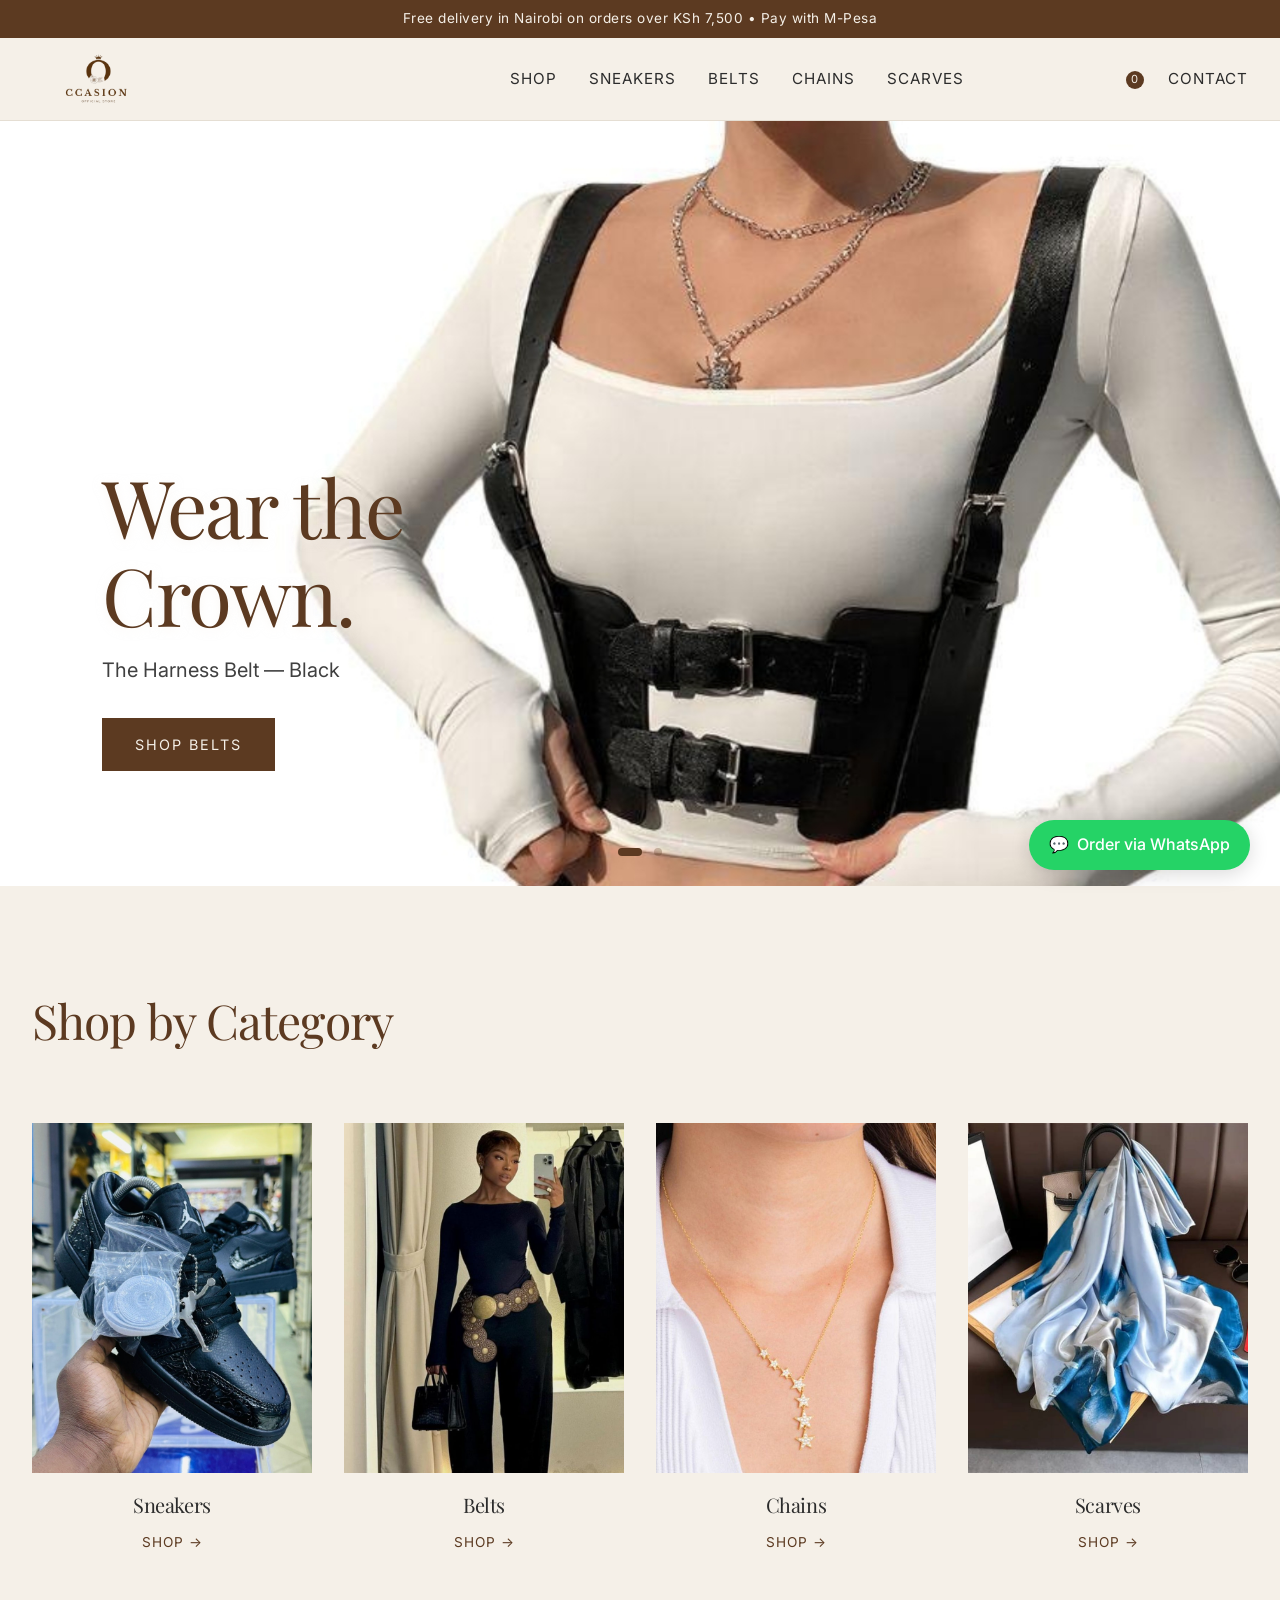
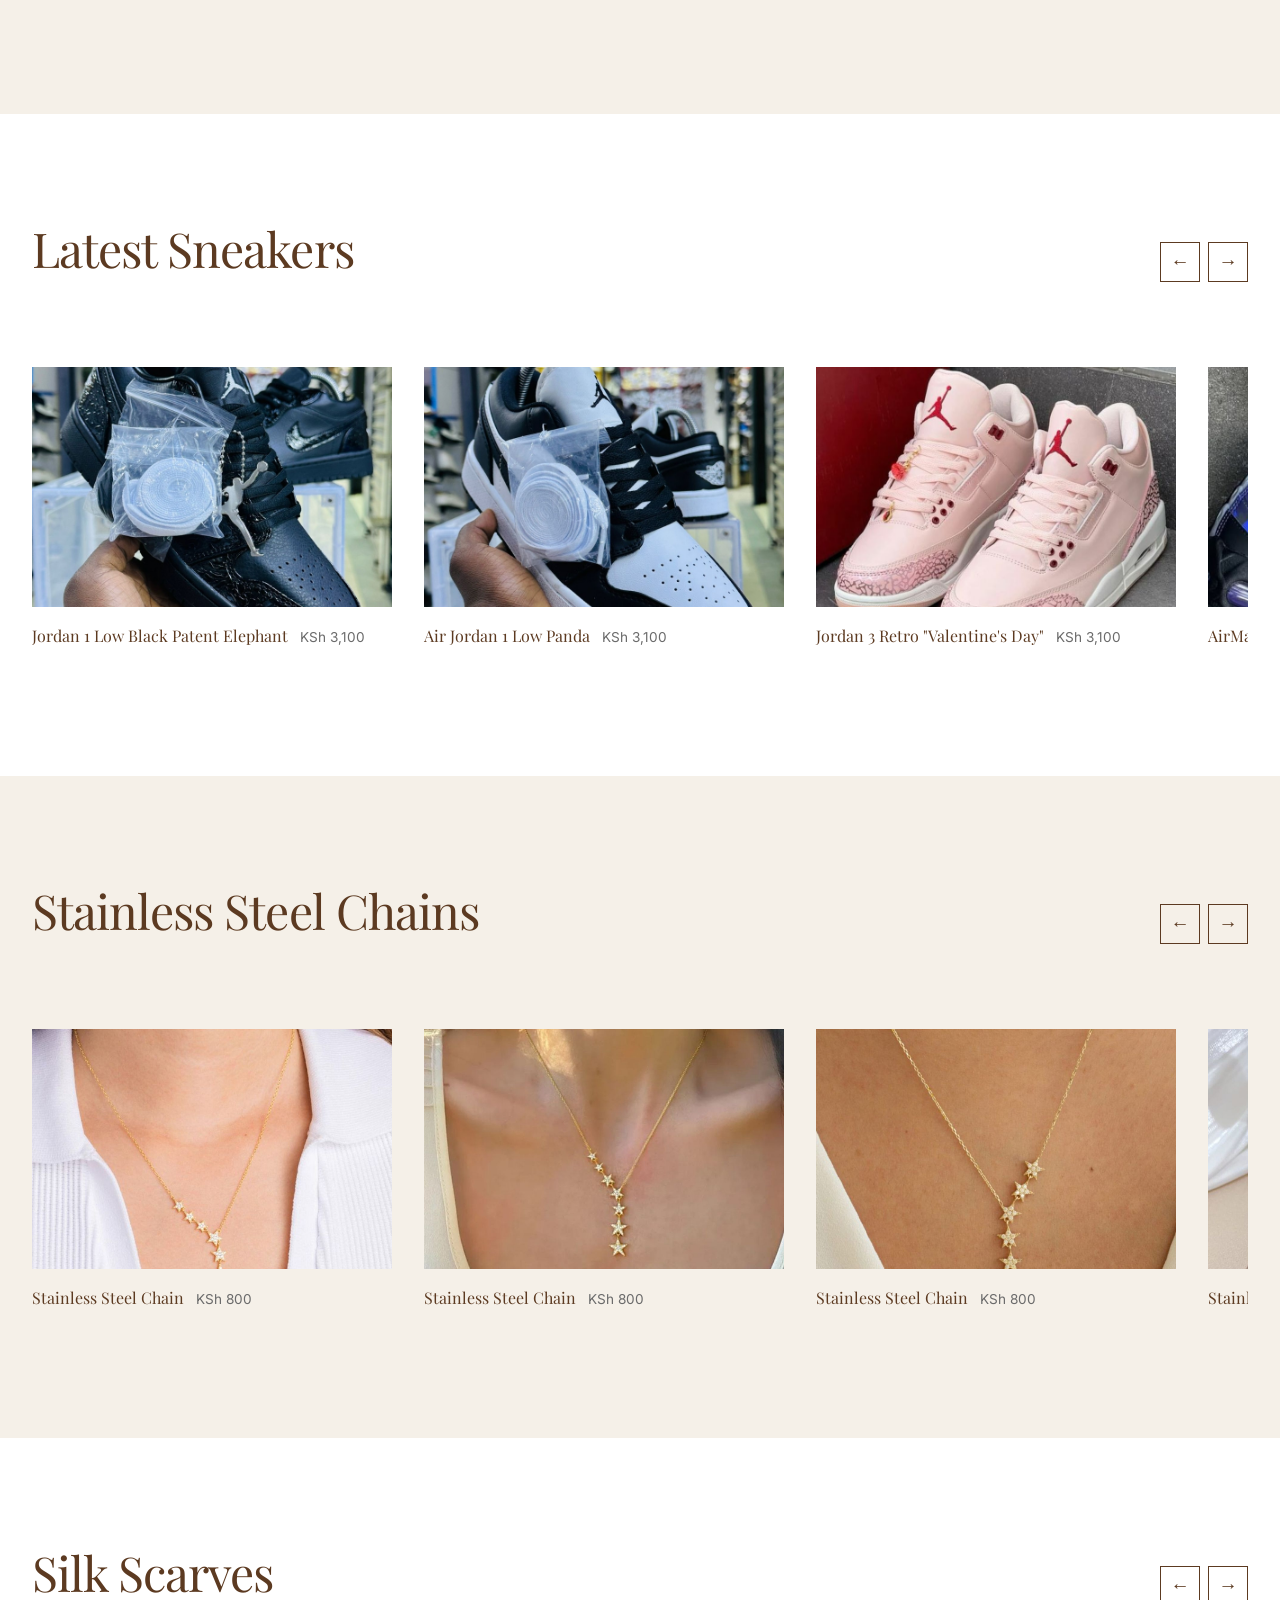
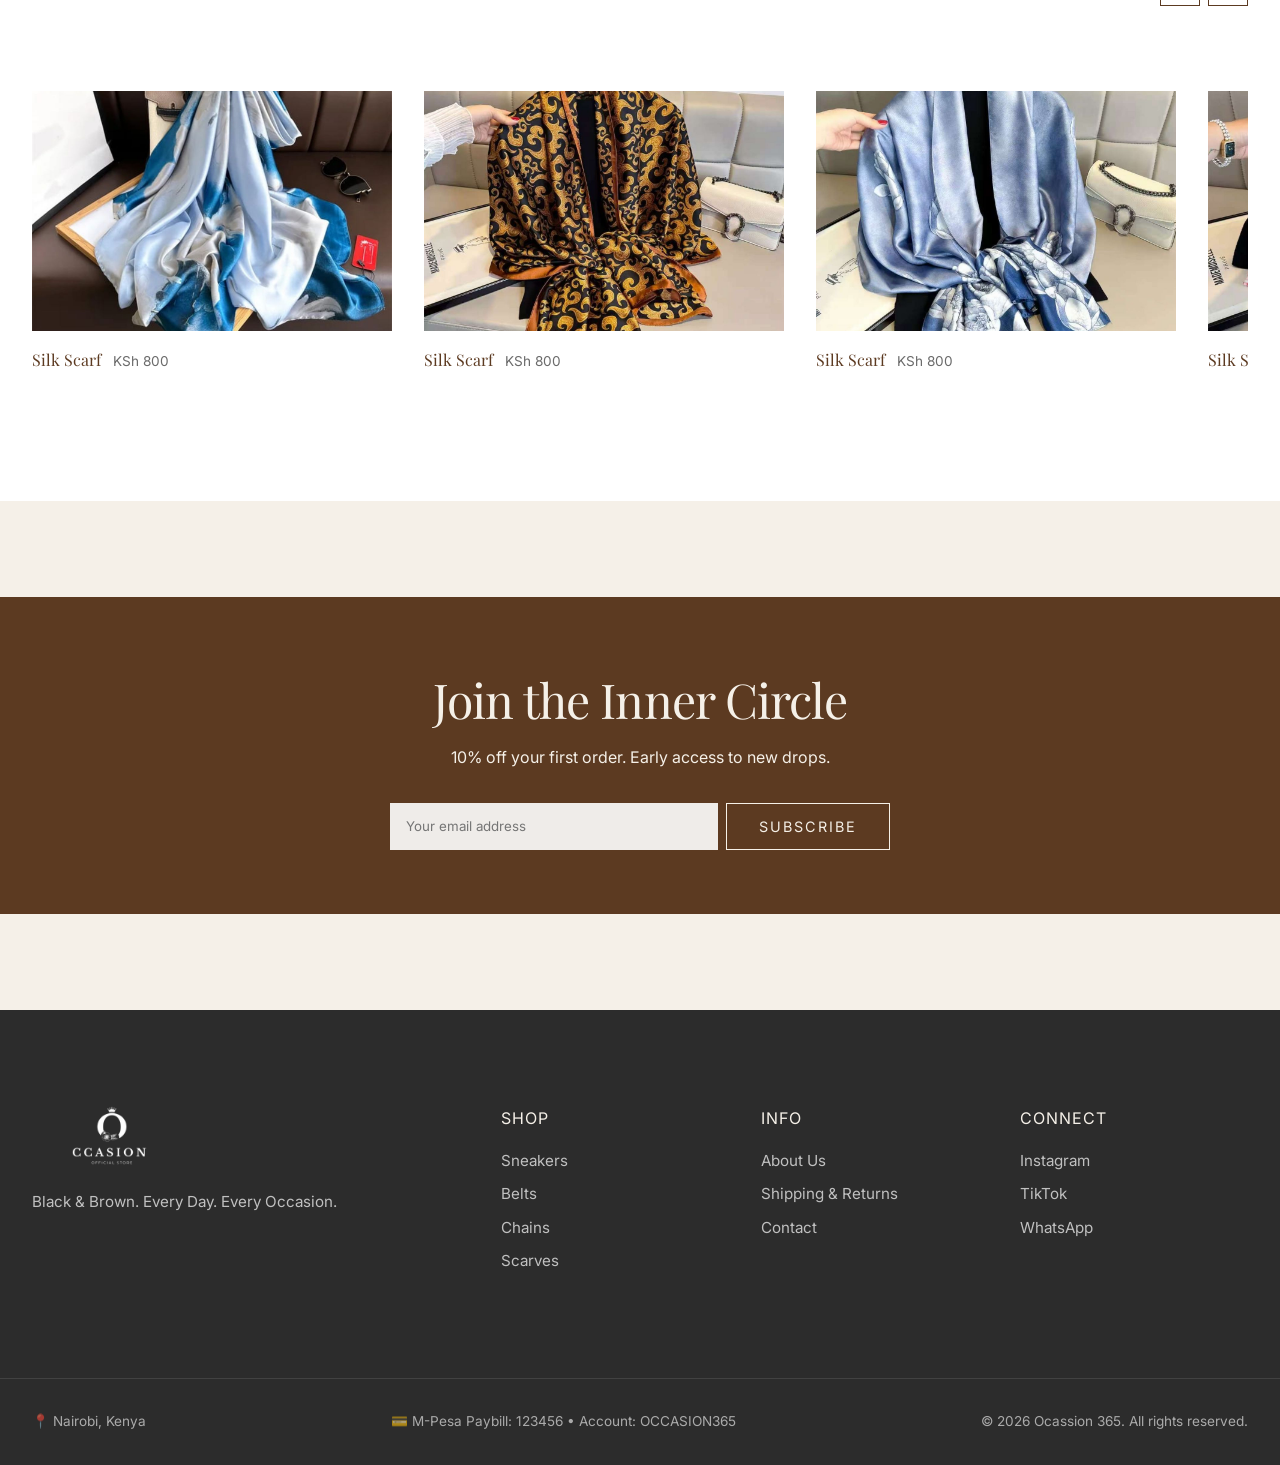
<file: index.html>
<!DOCTYPE html>
<html lang="en">
<head>
    <meta charset="UTF-8">
    <meta name="viewport" content="width=device-width, initial-scale=1.0">
    
    <!-- Primary Meta Tags -->
    <title>Ocassion 365 | Black & Brown Accessories</title>
    <meta name="description" content="Premium sneakers, belts, chains, and scarves. Black and brown essentials for every day.">
    
    <!-- Favicon -->
    <link rel="icon" type="image/x-icon" href="images/logo/favicon.ico">
    
    <!-- Fonts -->
    <link rel="preconnect" href="https://fonts.googleapis.com">
    <link rel="preconnect" href="https://fonts.gstatic.com" crossorigin>
    <link href="https://fonts.googleapis.com/css2?family=Playfair+Display:wght@400;600&family=Inter:wght@300;400;500&display=swap" rel="stylesheet">
    
    <!-- Styles -->
    <link rel="stylesheet" href="css/style.css">
</head>
<body>
    
    <!-- Announcement Bar -->
    <div class="announcement-bar">
        <p>Free delivery in Nairobi on orders over KSh 7,500 • Pay with M-Pesa</p>
    </div>
    
    <!-- Header -->
    <header class="site-header">
        <div class="header-container">
            
            <!-- Mobile Menu Toggle -->
            <button class="mobile-menu-toggle" aria-label="Menu">
                <img src="images/logo/crowned-o-icon.png" alt="Menu" width="32" height="32">
            </button>
            
            <!-- Logo (Left) -->
            <div class="logo-wrapper">
                <a href="index.html" class="logo">
                    <img src="images/logo/ocassion-logo-full.png" alt="Ocassion 365 Official Store">
                </a>
            </div>
            
            <!-- Main Navigation (Center) -->
            <nav class="main-nav">
                <ul>
                    <li><a href="shop.html">Shop</a></li>
                    <li><a href="shop.html#sneakers">Sneakers</a></li>
                    <li><a href="shop.html#belts">Belts</a></li>
                    <li><a href="shop.html#chains">Chains</a></li>
                    <li><a href="shop.html#scarves">Scarves</a></li>
                </ul>
            </nav>
            
            <!-- Header Actions (Right) -->
            <div class="header-actions">
                <a href="#" class="cart-icon" aria-label="Cart">
                    <span class="cart-count">0</span>
                </a>
                <a href="contact.html" class="contact-link">Contact</a>
            </div>
            
        </div>
    </header>
    
    <!-- Mobile Menu -->
    <div class="mobile-menu">
        <button class="mobile-menu-close" aria-label="Close menu">✕</button>
        <ul>
            <li><a href="shop.html">Shop All</a></li>
            <li><a href="shop.html#sneakers">Sneakers</a></li>
            <li><a href="shop.html#belts">Belts</a></li>
            <li><a href="shop.html#chains">Chains</a></li>
            <li><a href="shop.html#scarves">Scarves</a></li>
            <li><a href="lookbook.html">Lookbook</a></li>
            <li><a href="about.html">About</a></li>
            <li><a href="contact.html">Contact</a></li>
        </ul>
    </div>
    
    <!-- Main Content -->
    <main>
        
        <!-- Hero Section -->
        <section class="hero">
            <div class="hero-slider">
                
                <!-- Slide 1: Black Harness -->
                <div class="hero-slide active" data-slide="1">
                    <img src="images/hero/hero-1.jpg" alt="Black Harness Belt - Ocassion 365">
                    <div class="hero-content">
                        <h1 class="hero-title">Wear the Crown.</h1>
                        <p class="hero-subtitle">The Harness Belt — Black</p>
                        <a href="shop.html#belts" class="btn btn-primary">Shop Belts</a>
                    </div>
                </div>
                
                <!-- Slide 2: Neon Sneakers (Image on right, text on left) -->
                <div class="hero-slide sneaker-slide" data-slide="2">
                    <img src="images/hero/hero-2.jpg" alt="Statement Sneakers - Ocassion 365">
                    <div class="hero-content">
                        <h1 class="hero-title">Step Loud.</h1>
                        <p class="hero-subtitle">The Statement Runner — Neon</p>
                        <a href="shop.html#sneakers" class="btn btn-primary">Shop Sneakers</a>
                    </div>
                </div>
                
            </div>
            
            <!-- Hero Dots -->
            <div class="hero-dots">
                <span class="dot active" data-index="0"></span>
                <span class="dot" data-index="1"></span>
            </div>
        </section>
        
        <!-- Featured Categories -->
        <section class="featured-categories">
            <div class="container">
                <h2 class="section-title">Shop by Category</h2>
                <div class="category-grid">
                    
                    <a href="shop.html#sneakers" class="category-card">
                        <div class="category-image-wrapper">
                            <img src="images/products/sneaker-1.jpg" alt="Sneakers" loading="lazy">
                        </div>
                        <h3>Sneakers</h3>
                        <span class="category-link">Shop →</span>
                    </a>
                    
                    <a href="shop.html#belts" class="category-card">
                        <div class="category-image-wrapper">
                            <img src="images/products/belt-1.jpg" alt="Belts" loading="lazy">
                        </div>
                        <h3>Belts</h3>
                        <span class="category-link">Shop →</span>
                    </a>
                    
                    <a href="shop.html#chains" class="category-card">
                        <div class="category-image-wrapper">
                            <img src="images/products/chain-1.jpg" alt="Chains" loading="lazy">
                        </div>
                        <h3>Chains</h3>
                        <span class="category-link">Shop →</span>
                    </a>
                    
                    <a href="shop.html#scarves" class="category-card">
                        <div class="category-image-wrapper">
                            <img src="images/products/scarf-1.jpg" alt="Scarves" loading="lazy">
                        </div>
                        <h3>Scarves</h3>
                        <span class="category-link">Shop →</span>
                    </a>
                    
                </div>
            </div>
        </section>
        
        <!-- Sneakers Preview — Horizontal Scroll -->
        <section class="chain-collection">
            <div class="container">
                <div class="chain-header">
                    <h2 class="section-title">Latest Sneakers</h2>
                    <div class="scroll-nav">
                        <button class="scroll-btn scroll-left-sneakers" aria-label="Scroll left">←</button>
                        <button class="scroll-btn scroll-right-sneakers" aria-label="Scroll right">→</button>
                    </div>
                </div>
                
                <div class="horizontal-scroll" id="sneakerScroll">
                    
                    <div class="scroll-item">
                        <img src="images/products/sneaker-1.jpg" alt="Jordan 1 Low Black Patent Elephant" loading="lazy">
                        <div class="scroll-caption">
                            Jordan 1 Low Black Patent Elephant
                            <small>KSh 3,100</small>
                        </div>
                    </div>
                    
                    <div class="scroll-item">
                        <img src="images/products/sneaker-2.jpg" alt="Air Jordan 1 Low Panda" loading="lazy">
                        <div class="scroll-caption">
                            Air Jordan 1 Low Panda
                            <small>KSh 3,100</small>
                        </div>
                    </div>
                    
                    <div class="scroll-item">
                        <img src="images/products/sneaker-6.jpg" alt="Jordan 3 Retro Valentine's Day" loading="lazy">
                        <div class="scroll-caption">
                            Jordan 3 Retro "Valentine's Day"
                            <small>KSh 3,100</small>
                        </div>
                    </div>
                    
                    <div class="scroll-item">
                        <img src="images/products/sneaker-10.jpg" alt="AirMax Purple Camo" loading="lazy">
                        <div class="scroll-caption">
                            AirMax "Purple Camo"
                            <small>KSh 3,300</small>
                        </div>
                    </div>
                    
                    <div class="scroll-item">
                        <img src="images/products/sneaker-22.jpg" alt="New Balance 9060" loading="lazy">
                        <div class="scroll-caption">
                            New Balance 9060
                            <small>KSh 3,500</small>
                        </div>
                    </div>
                    
                    <div class="scroll-item">
                        <img src="images/products/sneaker-32.jpg" alt="Nike Air Force Valentine's Day" loading="lazy">
                        <div class="scroll-caption">
                            Nike Air Force Valentine's Day
                            <small>KSh 3,100</small>
                        </div>
                    </div>
                    
                </div>
            </div>
        </section>
        
        <!-- Chains Preview — Horizontal Scroll -->
        <section class="chain-collection" style="background: var(--cream);">
            <div class="container">
                <div class="chain-header">
                    <h2 class="section-title">Stainless Steel Chains</h2>
                    <div class="scroll-nav">
                        <button class="scroll-btn scroll-left-chains" aria-label="Scroll left">←</button>
                        <button class="scroll-btn scroll-right-chains" aria-label="Scroll right">→</button>
                    </div>
                </div>
                
                <div class="horizontal-scroll" id="chainScroll">
                    
                    <div class="scroll-item">
                        <img src="images/products/chain-1.jpg" alt="Stainless Steel Chain" loading="lazy">
                        <div class="scroll-caption">
                            Stainless Steel Chain
                            <small>KSh 800</small>
                        </div>
                    </div>
                    
                    <div class="scroll-item">
                        <img src="images/products/chain-2.jpg" alt="Stainless Steel Chain" loading="lazy">
                        <div class="scroll-caption">
                            Stainless Steel Chain
                            <small>KSh 800</small>
                        </div>
                    </div>
                    
                    <div class="scroll-item">
                        <img src="images/products/chain-3.jpg" alt="Stainless Steel Chain" loading="lazy">
                        <div class="scroll-caption">
                            Stainless Steel Chain
                            <small>KSh 800</small>
                        </div>
                    </div>
                    
                    <div class="scroll-item">
                        <img src="images/products/chain-4.jpg" alt="Stainless Steel Chain" loading="lazy">
                        <div class="scroll-caption">
                            Stainless Steel Chain
                            <small>KSh 800</small>
                        </div>
                    </div>
                    
                    <div class="scroll-item">
                        <img src="images/products/chain-5.jpg" alt="Stainless Steel Chain" loading="lazy">
                        <div class="scroll-caption">
                            Stainless Steel Chain
                            <small>KSh 800</small>
                        </div>
                    </div>
                    
                    <div class="scroll-item">
                        <img src="images/products/chain-6.jpg" alt="Stainless Steel Chain" loading="lazy">
                        <div class="scroll-caption">
                            Stainless Steel Chain
                            <small>KSh 800</small>
                        </div>
                    </div>
                    
                </div>
            </div>
        </section>
        
        <!-- Scarves Preview — Horizontal Scroll -->
        <section class="chain-collection">
            <div class="container">
                <div class="chain-header">
                    <h2 class="section-title">Silk Scarves</h2>
                    <div class="scroll-nav">
                        <button class="scroll-btn scroll-left-scarves" aria-label="Scroll left">←</button>
                        <button class="scroll-btn scroll-right-scarves" aria-label="Scroll right">→</button>
                    </div>
                </div>
                
                <div class="horizontal-scroll" id="scarfScroll">
                    
                    <div class="scroll-item">
                        <img src="images/products/scarf-1.jpg" alt="Silk Scarf" loading="lazy">
                        <div class="scroll-caption">
                            Silk Scarf
                            <small>KSh 800</small>
                        </div>
                    </div>
                    
                    <div class="scroll-item">
                        <img src="images/products/scarf-2.jpg" alt="Silk Scarf" loading="lazy">
                        <div class="scroll-caption">
                            Silk Scarf
                            <small>KSh 800</small>
                        </div>
                    </div>
                    
                    <div class="scroll-item">
                        <img src="images/products/scarf-3.jpg" alt="Silk Scarf" loading="lazy">
                        <div class="scroll-caption">
                            Silk Scarf
                            <small>KSh 800</small>
                        </div>
                    </div>
                    
                    <div class="scroll-item">
                        <img src="images/products/scarf-4.jpg" alt="Silk Scarf" loading="lazy">
                        <div class="scroll-caption">
                            Silk Scarf
                            <small>KSh 800</small>
                        </div>
                    </div>
                    
                    <div class="scroll-item">
                        <img src="images/products/scarf-5.jpg" alt="Silk Scarf" loading="lazy">
                        <div class="scroll-caption">
                            Silk Scarf
                            <small>KSh 800</small>
                        </div>
                    </div>
                    
                    <div class="scroll-item">
                        <img src="images/products/scarf-6.jpg" alt="Silk Scarf" loading="lazy">
                        <div class="scroll-caption">
                            Silk Scarf
                            <small>KSh 800</small>
                        </div>
                    </div>
                    
                </div>
            </div>
        </section>
        
        <!-- Newsletter -->
        <section class="newsletter">
            <div class="container newsletter-wrapper">
                <div class="newsletter-content">
                    <h2>Join the Inner Circle</h2>
                    <p>10% off your first order. Early access to new drops.</p>
                    <form class="newsletter-form" id="newsletterForm">
                        <input type="email" placeholder="Your email address" required>
                        <button type="submit" class="btn btn-secondary">Subscribe</button>
                    </form>
                </div>
            </div>
        </section>
        
    </main>
    
    <!-- Footer -->
    <footer class="site-footer">
        <div class="container footer-container">
            
            <div class="footer-logo">
                <img src="images/logo/ocassion-logo-full.png" alt="Ocassion 365">
                <p class="footer-tagline">Black & Brown. Every Day. Every Occasion.</p>
            </div>
            
            <div class="footer-links">
                <div class="footer-column">
                    <h4>Shop</h4>
                    <ul>
                        <li><a href="shop.html#sneakers">Sneakers</a></li>
                        <li><a href="shop.html#belts">Belts</a></li>
                        <li><a href="shop.html#chains">Chains</a></li>
                        <li><a href="shop.html#scarves">Scarves</a></li>
                    </ul>
                </div>
                <div class="footer-column">
                    <h4>Info</h4>
                    <ul>
                        <li><a href="about.html">About Us</a></li>
                        <li><a href="shipping.html">Shipping & Returns</a></li>
                        <li><a href="contact.html">Contact</a></li>
                    </ul>
                </div>
                <div class="footer-column">
                    <h4>Connect</h4>
                    <ul>
                        <li><a href="#">Instagram</a></li>
                        <li><a href="#">TikTok</a></li>
                        <li><a href="#">WhatsApp</a></li>
                    </ul>
                </div>
            </div>
            
        </div>
        
        <div class="footer-bottom">
            <div class="container footer-bottom-content">
                <p>📍 Nairobi, Kenya</p>
                <p>💳 M-Pesa Paybill: 123456 • Account: OCCASION365</p>
                <p>© 2026 Ocassion 365. All rights reserved.</p>
            </div>
        </div>
    </footer>
    
    <!-- WhatsApp Floating Button -->
    <a href="https://wa.me/254XXXXXXXXX" class="whatsapp-float" target="_blank" rel="noopener">
        <span>💬</span>
        <span>Order via WhatsApp</span>
    </a>
    
    <!-- JavaScript -->
    <script src="js/main.js"></script>
    
    <!-- Homepage Scroll Scripts -->
    <script>
        document.addEventListener('DOMContentLoaded', function() {
            
            // Sneakers Scroll
            const sneakerScroll = document.getElementById('sneakerScroll');
            if (sneakerScroll) {
                document.querySelector('.scroll-left-sneakers')?.addEventListener('click', () => {
                    sneakerScroll.scrollBy({ left: -380, behavior: 'smooth' });
                });
                document.querySelector('.scroll-right-sneakers')?.addEventListener('click', () => {
                    sneakerScroll.scrollBy({ left: 380, behavior: 'smooth' });
                });
            }
            
            // Chains Scroll
            const chainScroll = document.getElementById('chainScroll');
            if (chainScroll) {
                document.querySelector('.scroll-left-chains')?.addEventListener('click', () => {
                    chainScroll.scrollBy({ left: -380, behavior: 'smooth' });
                });
                document.querySelector('.scroll-right-chains')?.addEventListener('click', () => {
                    chainScroll.scrollBy({ left: 380, behavior: 'smooth' });
                });
            }
            
            // Scarves Scroll
            const scarfScroll = document.getElementById('scarfScroll');
            if (scarfScroll) {
                document.querySelector('.scroll-left-scarves')?.addEventListener('click', () => {
                    scarfScroll.scrollBy({ left: -380, behavior: 'smooth' });
                });
                document.querySelector('.scroll-right-scarves')?.addEventListener('click', () => {
                    scarfScroll.scrollBy({ left: 380, behavior: 'smooth' });
                });
            }
            
        });
    </script>
</body>
</html>
</file>
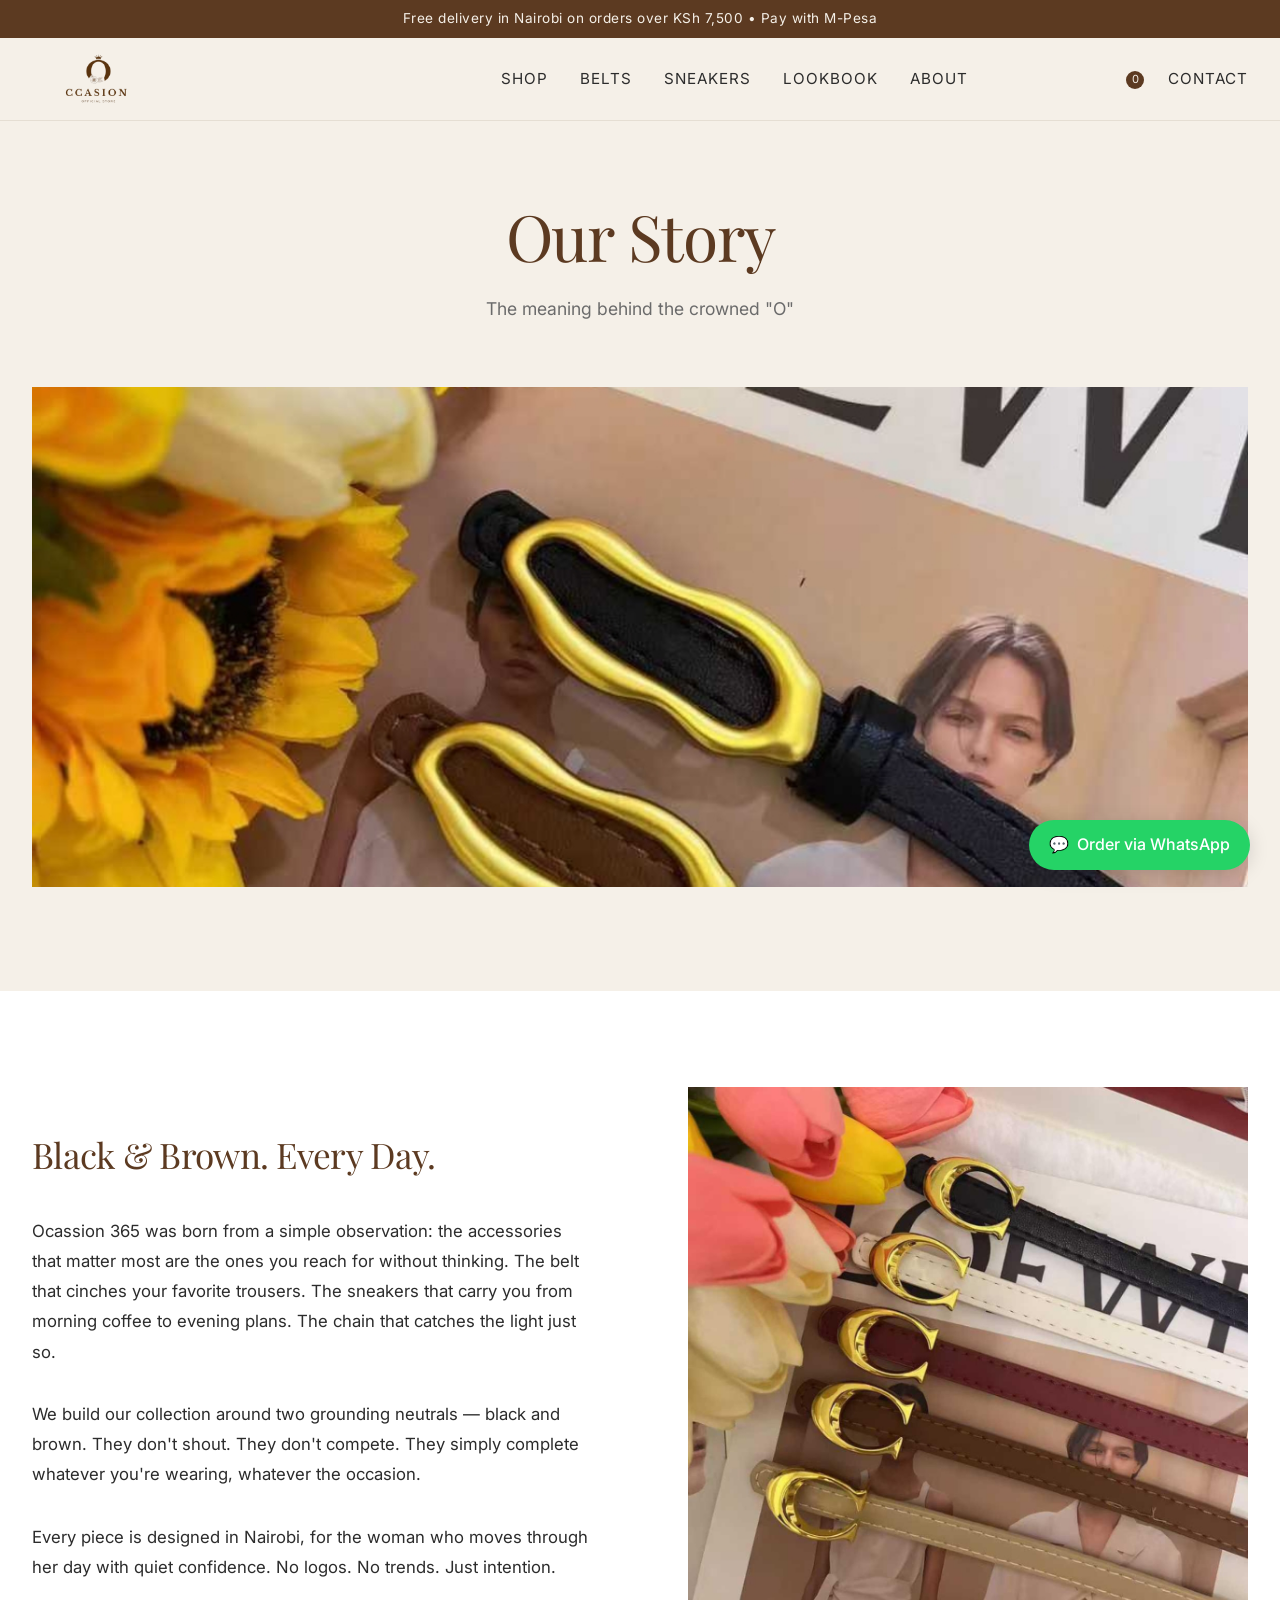
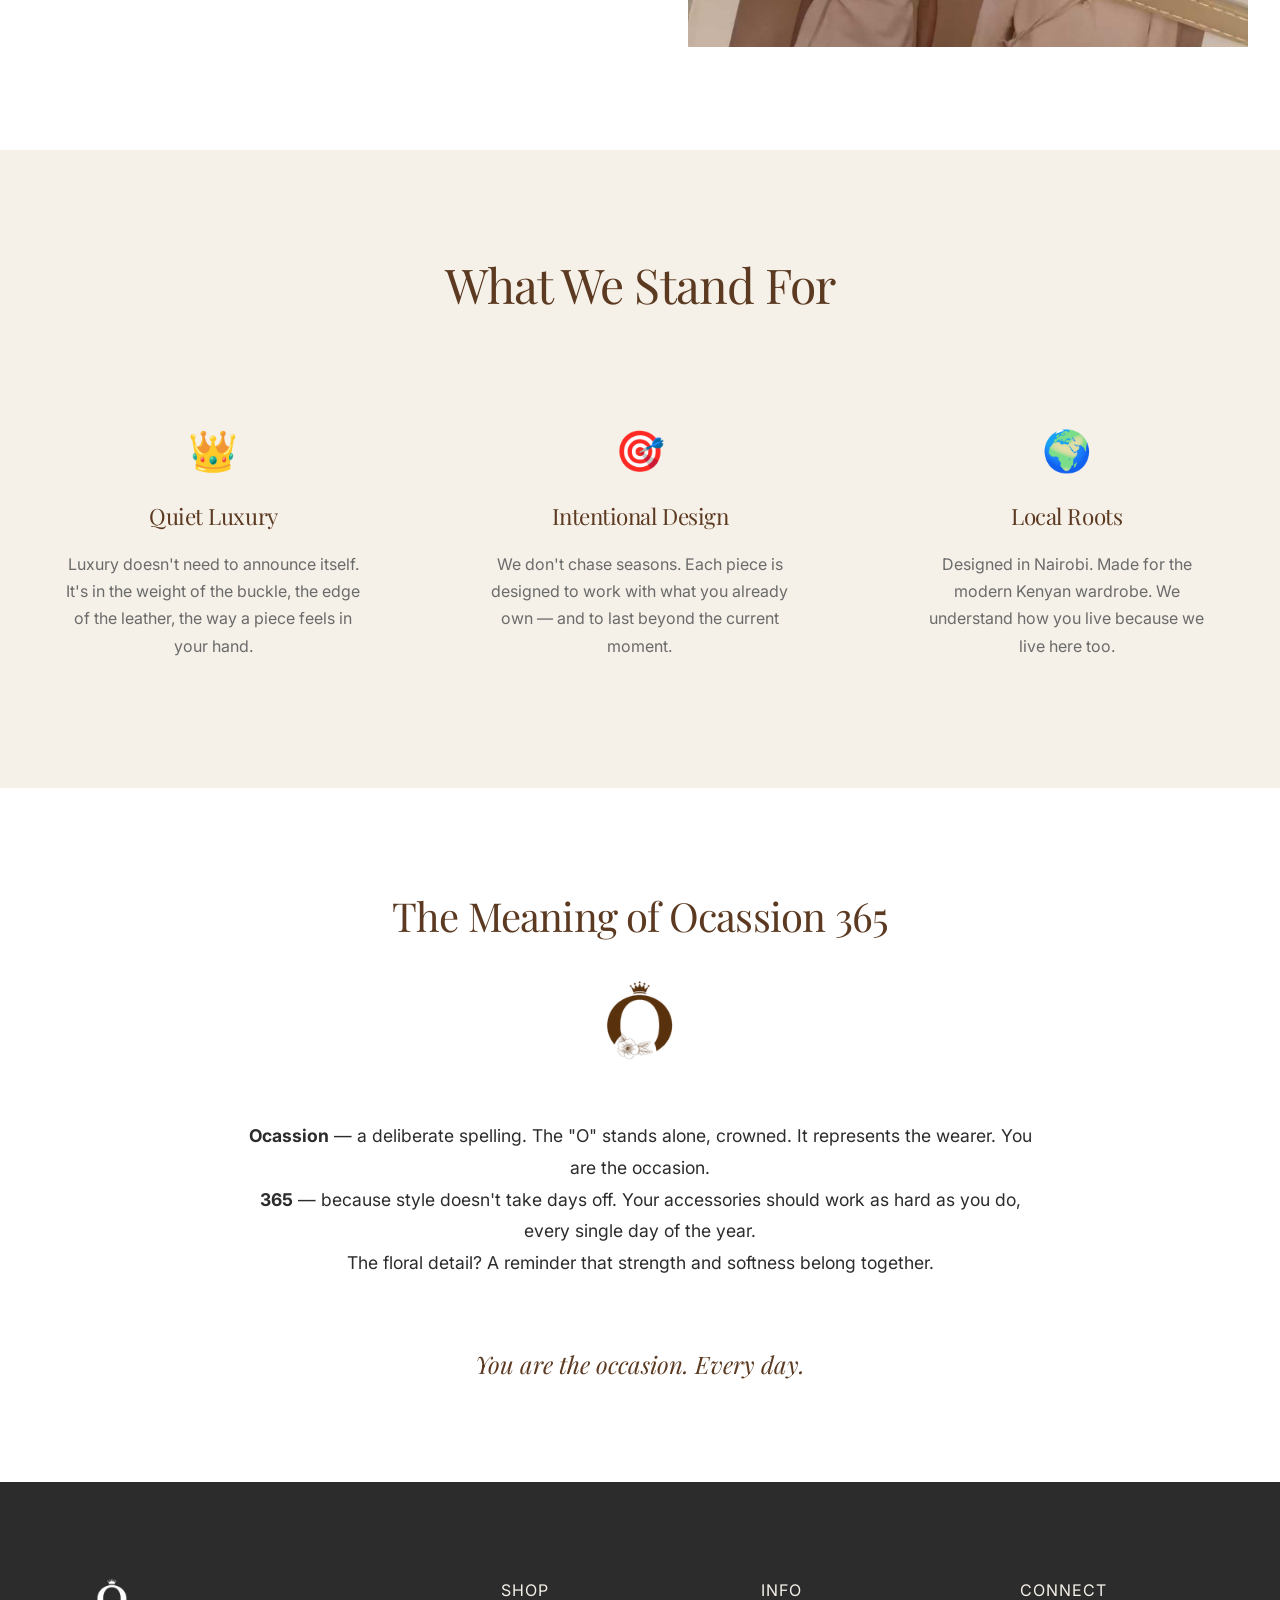
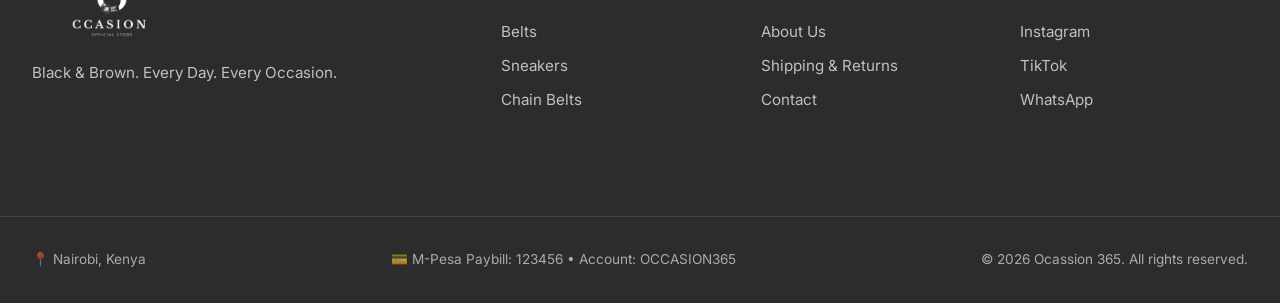
<file: about.html>
<!DOCTYPE html>
<html lang="en">
<head>
    <meta charset="UTF-8">
    <meta name="viewport" content="width=device-width, initial-scale=1.0">
    
    <title>About | Ocassion 365</title>
    <meta name="description" content="The story behind Ocassion 365. Premium accessories for every day.">
    
    <link rel="icon" type="image/x-icon" href="images/logo/favicon.ico">
    
    <link rel="preconnect" href="https://fonts.googleapis.com">
    <link rel="preconnect" href="https://fonts.gstatic.com" crossorigin>
    <link href="https://fonts.googleapis.com/css2?family=Playfair+Display:wght@400;600&family=Inter:wght@300;400;500&display=swap" rel="stylesheet">
    
    <link rel="stylesheet" href="css/style.css">
    
    <style>
        .page-header {
            padding: var(--spacing-lg) 0 var(--spacing-md);
            text-align: center;
        }
        
        .page-header h1 {
            font-family: var(--font-serif);
            font-size: clamp(2.5rem, 6vw, 4rem);
            color: var(--brown);
            margin-bottom: var(--spacing-xs);
        }
        
        .page-header p {
            color: var(--text-light);
            font-size: 1.1rem;
            max-width: 600px;
            margin: 0 auto;
        }
        
        .about-hero {
            padding: var(--spacing-md) 0 var(--spacing-xl);
        }
        
        .about-hero-image {
            width: 100%;
            max-height: 500px;
            object-fit: cover;
        }
        
        .story-section {
            padding: var(--spacing-xl) 0;
            background: var(--white);
        }
        
        .story-grid {
            display: grid;
            grid-template-columns: 1fr 1fr;
            gap: var(--spacing-xl);
            align-items: center;
        }
        
        .story-content h2 {
            font-family: var(--font-serif);
            font-size: 2.2rem;
            color: var(--brown);
            margin-bottom: var(--spacing-md);
        }
        
        .story-content p {
            color: var(--text-dark);
            font-size: 1.05rem;
            line-height: 1.8;
            margin-bottom: var(--spacing-md);
        }
        
        .story-image img {
            width: 100%;
            height: 100%;
            object-fit: cover;
            min-height: 400px;
        }
        
        .values-section {
            padding: var(--spacing-xl) 0;
            background: var(--cream);
        }
        
        .values-grid {
            display: grid;
            grid-template-columns: repeat(3, 1fr);
            gap: var(--spacing-lg);
            margin-top: var(--spacing-lg);
        }
        
        .value-card {
            text-align: center;
            padding: var(--spacing-md);
        }
        
        .value-icon {
            font-size: 2.5rem;
            margin-bottom: var(--spacing-sm);
        }
        
        .value-card h3 {
            font-family: var(--font-serif);
            font-size: 1.4rem;
            color: var(--brown);
            margin-bottom: var(--spacing-sm);
        }
        
        .value-card p {
            color: var(--text-light);
            line-height: 1.7;
        }
        
        .name-section {
            padding: var(--spacing-xl) 0;
            background: var(--white);
        }
        
        .name-content {
            max-width: 800px;
            margin: 0 auto;
            text-align: center;
        }
        
        .name-content h2 {
            font-family: var(--font-serif);
            font-size: 2.5rem;
            color: var(--brown);
            margin-bottom: var(--spacing-md);
        }
        
        .name-content .crowned-o {
            font-size: 4rem;
            margin: var(--spacing-md) 0;
        }
        
        .name-content p {
            font-size: 1.1rem;
            line-height: 1.8;
            color: var(--text-dark);
        }
        
        .name-content .tagline {
            font-family: var(--font-serif);
            font-size: 1.5rem;
            color: var(--brown);
            margin-top: var(--spacing-lg);
            font-style: italic;
        }
        
        @media (max-width: 768px) {
            .story-grid {
                grid-template-columns: 1fr;
                gap: var(--spacing-md);
            }
            
            .values-grid {
                grid-template-columns: 1fr;
            }
            
            .story-content h2 {
                font-size: 1.8rem;
            }
            
            .name-content h2 {
                font-size: 2rem;
            }
        }
    </style>
</head>
<body>
    
    <div class="announcement-bar">
        <p>Free delivery in Nairobi on orders over KSh 7,500 • Pay with M-Pesa</p>
    </div>
    
    <header class="site-header">
        <div class="header-container">
            
            <button class="mobile-menu-toggle" aria-label="Menu">
                <img src="images/logo/crowned-o-icon.png" alt="Menu" width="32" height="32">
            </button>
            
            <div class="logo-wrapper">
                <a href="index.html" class="logo">
                    <img src="images/logo/ocassion-logo-full.png" alt="Ocassion 365">
                </a>
            </div>
            
            <nav class="main-nav">
                <ul>
                    <li><a href="shop.html">Shop</a></li>
                    <li><a href="shop.html#belts">Belts</a></li>
                    <li><a href="shop.html#sneakers">Sneakers</a></li>
                    <li><a href="lookbook.html">Lookbook</a></li>
                    <li><a href="about.html">About</a></li>
                </ul>
            </nav>
            
            <div class="header-actions">
                <a href="#" class="cart-icon" aria-label="Cart">
                    <span class="cart-count">0</span>
                </a>
                <a href="contact.html" class="contact-link">Contact</a>
            </div>
            
        </div>
    </header>
    
    <div class="mobile-menu">
        <button class="mobile-menu-close" aria-label="Close menu">✕</button>
        <ul>
            <li><a href="shop.html">Shop All</a></li>
            <li><a href="shop.html#belts">Belts</a></li>
            <li><a href="shop.html#sneakers">Sneakers</a></li>
            <li><a href="lookbook.html">Lookbook</a></li>
            <li><a href="about.html">About</a></li>
            <li><a href="contact.html">Contact</a></li>
        </ul>
    </div>
    
    <main>
        
        <section class="page-header">
            <div class="container">
                <h1>Our Story</h1>
                <p>The meaning behind the crowned "O"</p>
            </div>
        </section>
        
        <section class="about-hero">
            <div class="container">
                <img src="images/lookbook/lookbook-magazine.jpg" alt="Ocassion 365 Editorial" class="about-hero-image">
            </div>
        </section>
        
        <section class="story-section">
            <div class="container">
                <div class="story-grid">
                    <div class="story-content">
                        <h2>Black & Brown. Every Day.</h2>
                        <p>Ocassion 365 was born from a simple observation: the accessories that matter most are the ones you reach for without thinking. The belt that cinches your favorite trousers. The sneakers that carry you from morning coffee to evening plans. The chain that catches the light just so.</p>
                        <p>We build our collection around two grounding neutrals — black and brown. They don't shout. They don't compete. They simply complete whatever you're wearing, whatever the occasion.</p>
                        <p>Every piece is designed in Nairobi, for the woman who moves through her day with quiet confidence. No logos. No trends. Just intention.</p>
                    </div>
                    <div class="story-image">
                        <img src="images/lookbook/lookbook-thin-belts.jpg" alt="Ocassion 365 Thin Belts">
                    </div>
                </div>
            </div>
        </section>
        
        <section class="values-section">
            <div class="container">
                <h2 class="section-title" style="text-align: center;">What We Stand For</h2>
                <div class="values-grid">
                    <div class="value-card">
                        <div class="value-icon">👑</div>
                        <h3>Quiet Luxury</h3>
                        <p>Luxury doesn't need to announce itself. It's in the weight of the buckle, the edge of the leather, the way a piece feels in your hand.</p>
                    </div>
                    <div class="value-card">
                        <div class="value-icon">🎯</div>
                        <h3>Intentional Design</h3>
                        <p>We don't chase seasons. Each piece is designed to work with what you already own — and to last beyond the current moment.</p>
                    </div>
                    <div class="value-card">
                        <div class="value-icon">🌍</div>
                        <h3>Local Roots</h3>
                        <p>Designed in Nairobi. Made for the modern Kenyan wardrobe. We understand how you live because we live here too.</p>
                    </div>
                </div>
            </div>
        </section>
        
        <section class="name-section">
            <div class="container">
                <div class="name-content">
                    <h2>The Meaning of Ocassion 365</h2>
                    <div class="crowned-o">
                        <img src="images/logo/crowned-o-icon.png" alt="Crowned O" style="height: 80px;">
                    </div>
                    <p><strong>Ocassion</strong> — a deliberate spelling. The "O" stands alone, crowned. It represents the wearer. You are the occasion.</p>
                    <p><strong>365</strong> — because style doesn't take days off. Your accessories should work as hard as you do, every single day of the year.</p>
                    <p>The floral detail? A reminder that strength and softness belong together.</p>
                    <p class="tagline">You are the occasion. Every day.</p>
                </div>
            </div>
        </section>
        
    </main>
    
    <footer class="site-footer">
        <div class="container footer-container">
            
            <div class="footer-logo">
                <img src="images/logo/ocassion-logo-full.png" alt="Ocassion 365">
                <p class="footer-tagline">Black & Brown. Every Day. Every Occasion.</p>
            </div>
            
            <div class="footer-links">
                <div class="footer-column">
                    <h4>Shop</h4>
                    <ul>
                        <li><a href="shop.html#belts">Belts</a></li>
                        <li><a href="shop.html#sneakers">Sneakers</a></li>
                        <li><a href="shop.html#chain">Chain Belts</a></li>
                    </ul>
                </div>
                <div class="footer-column">
                    <h4>Info</h4>
                    <ul>
                        <li><a href="about.html">About Us</a></li>
                        <li><a href="shipping.html">Shipping & Returns</a></li>
                        <li><a href="contact.html">Contact</a></li>
                    </ul>
                </div>
                <div class="footer-column">
                    <h4>Connect</h4>
                    <ul>
                        <li><a href="#">Instagram</a></li>
                        <li><a href="#">TikTok</a></li>
                        <li><a href="#">WhatsApp</a></li>
                    </ul>
                </div>
            </div>
            
        </div>
        
        <div class="footer-bottom">
            <div class="container footer-bottom-content">
                <p>📍 Nairobi, Kenya</p>
                <p>💳 M-Pesa Paybill: 123456 • Account: OCCASION365</p>
                <p>© 2026 Ocassion 365. All rights reserved.</p>
            </div>
        </div>
    </footer>
    
    <a href="https://wa.me/254XXXXXXXXX" class="whatsapp-float" target="_blank" rel="noopener">
        <span>💬</span>
        <span>Order via WhatsApp</span>
    </a>
    
    <script src="js/main.js"></script>
</body>
</html>
</file>
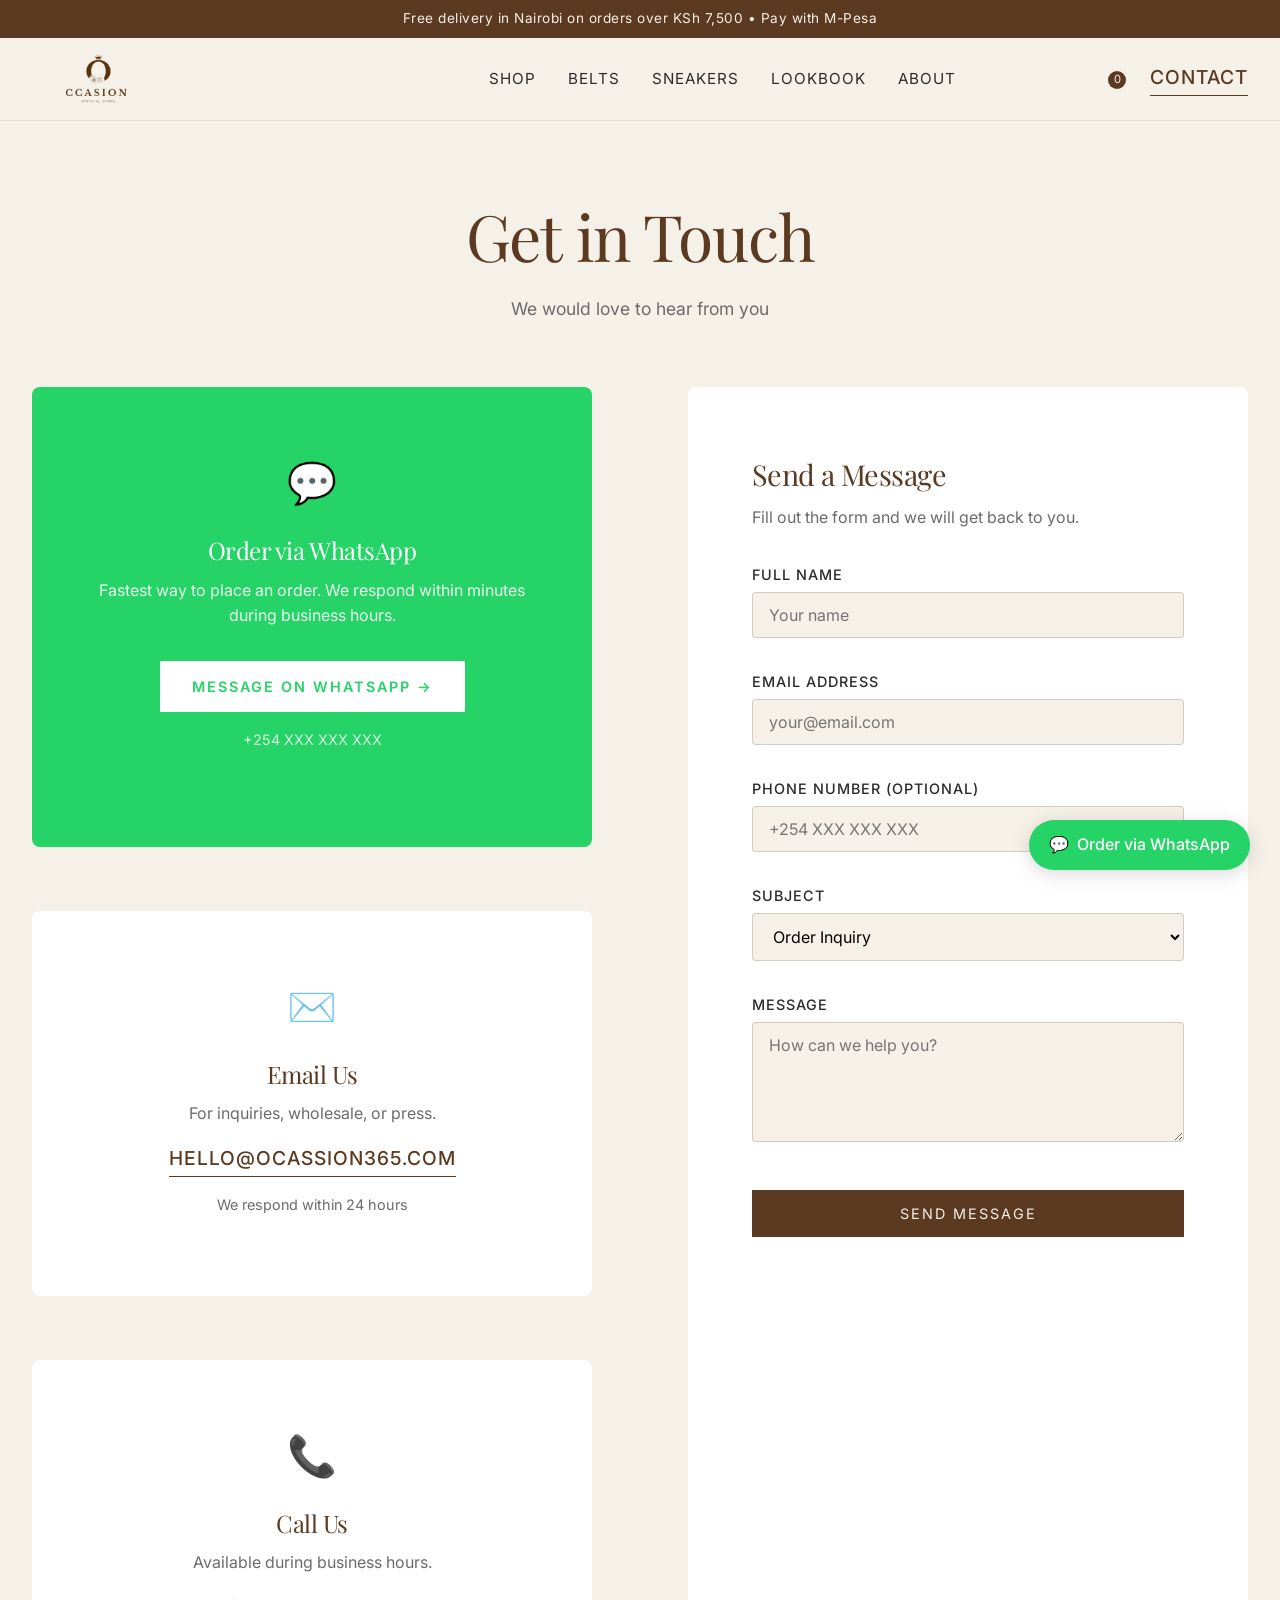
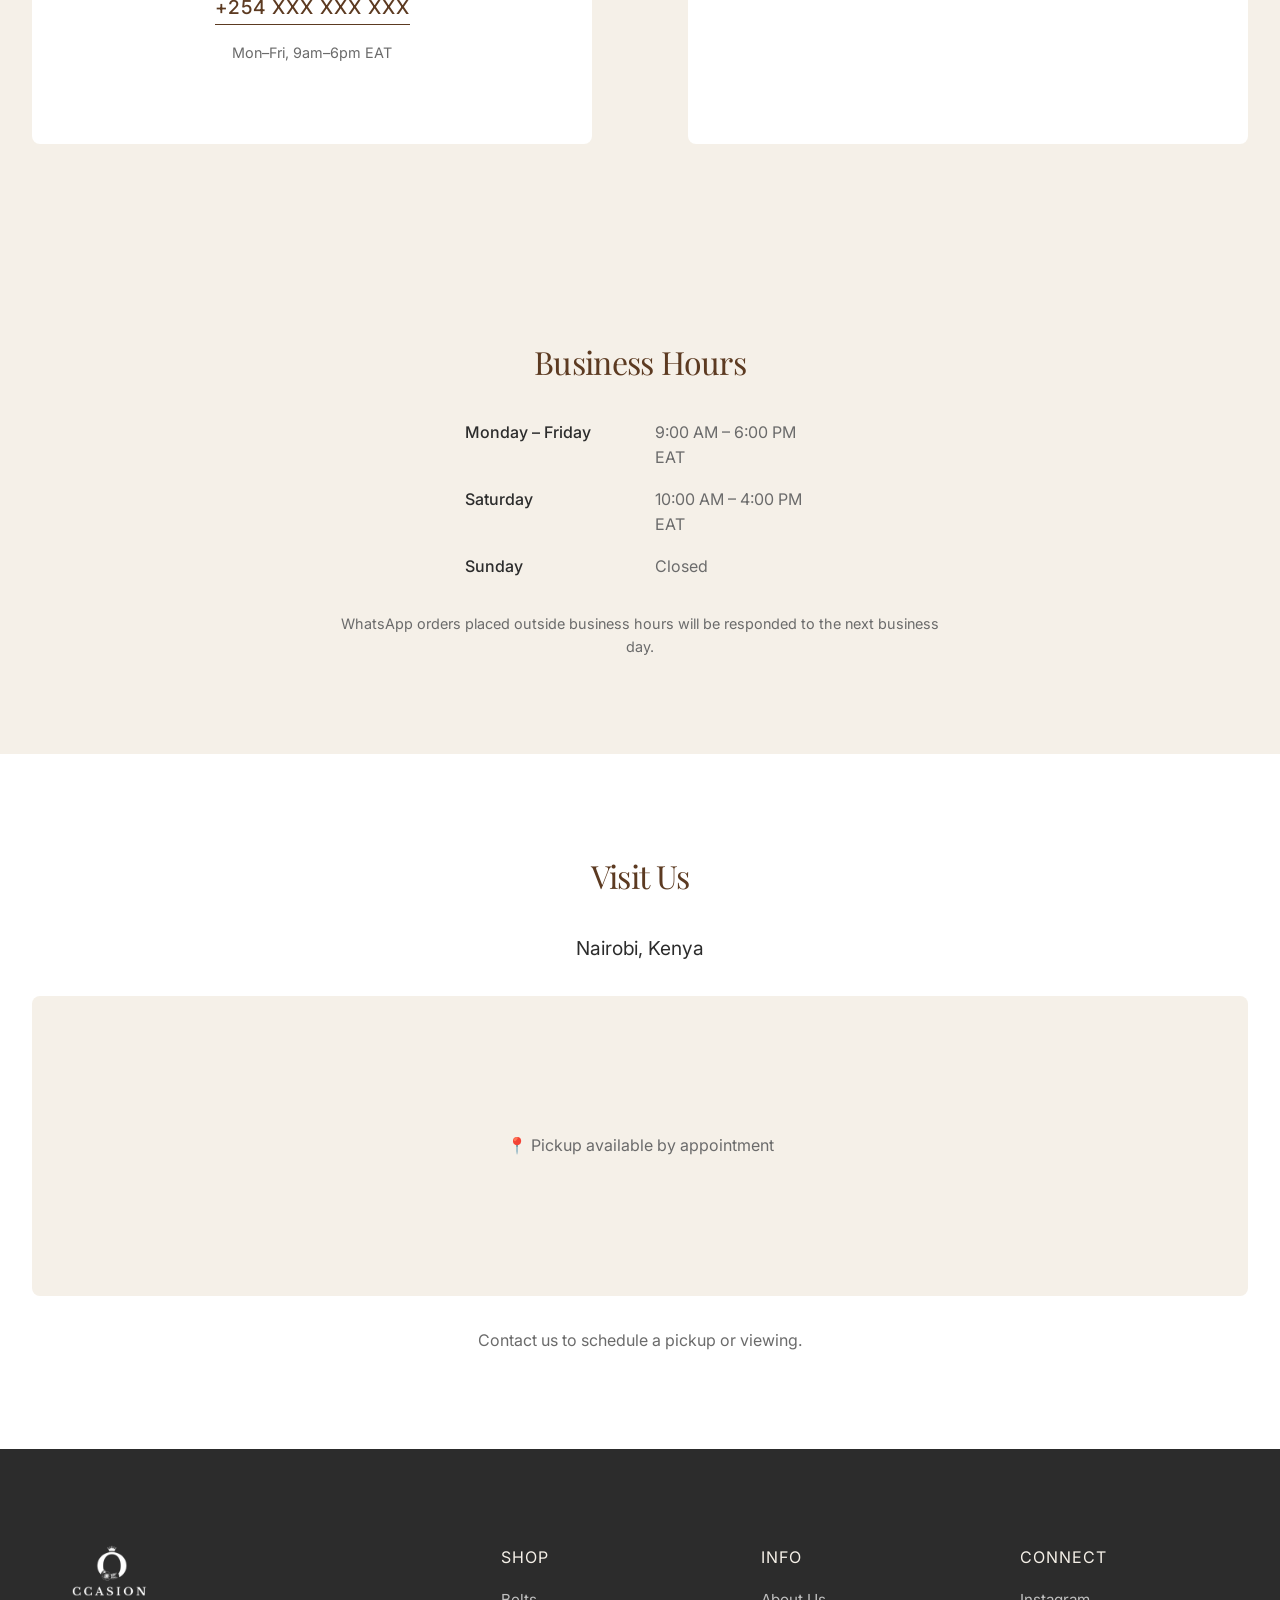
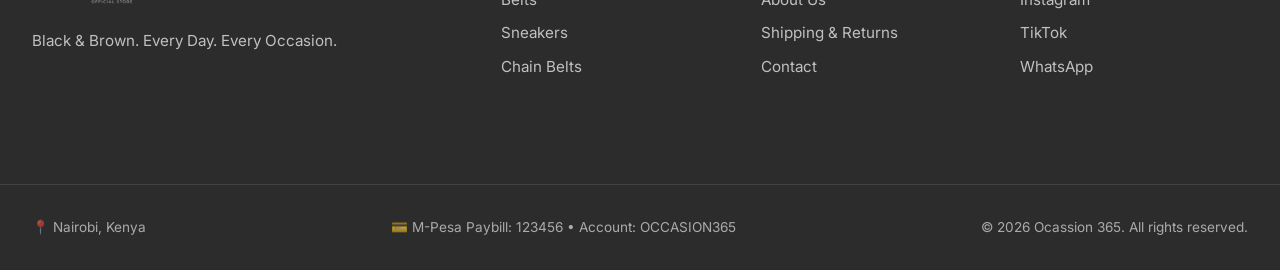
<file: contact.html>
<!DOCTYPE html>
<html lang="en">
<head>
    <meta charset="UTF-8">
    <meta name="viewport" content="width=device-width, initial-scale=1.0">
    
    <title>Contact | Ocassion 365</title>
    <meta name="description" content="Get in touch with Ocassion 365. WhatsApp, email, or visit us in Nairobi.">
    
    <link rel="icon" type="image/x-icon" href="images/logo/favicon.ico">
    
    <link rel="preconnect" href="https://fonts.googleapis.com">
    <link rel="preconnect" href="https://fonts.gstatic.com" crossorigin>
    <link href="https://fonts.googleapis.com/css2?family=Playfair+Display:wght@400;600&family=Inter:wght@300;400;500&display=swap" rel="stylesheet">
    
    <link rel="stylesheet" href="css/style.css">
    
    <style>
        .page-header {
            padding: var(--spacing-lg) 0 var(--spacing-md);
            text-align: center;
        }
        
        .page-header h1 {
            font-family: var(--font-serif);
            font-size: clamp(2.5rem, 6vw, 4rem);
            color: var(--brown);
            margin-bottom: var(--spacing-xs);
        }
        
        .page-header p {
            color: var(--text-light);
            font-size: 1.1rem;
            max-width: 600px;
            margin: 0 auto;
        }
        
        .contact-section {
            padding: var(--spacing-md) 0 var(--spacing-xl);
        }
        
        .contact-grid {
            display: grid;
            grid-template-columns: 1fr 1fr;
            gap: var(--spacing-xl);
        }
        
        .contact-methods {
            display: flex;
            flex-direction: column;
            gap: var(--spacing-lg);
        }
        
        .contact-card {
            background: var(--white);
            padding: var(--spacing-lg);
            border-radius: 8px;
            text-align: center;
        }
        
        .contact-icon {
            font-size: 2.5rem;
            margin-bottom: var(--spacing-sm);
        }
        
        .contact-card h3 {
            font-family: var(--font-serif);
            font-size: 1.5rem;
            color: var(--brown);
            margin-bottom: var(--spacing-xs);
        }
        
        .contact-card p {
            color: var(--text-light);
            margin-bottom: var(--spacing-sm);
        }
        
        .contact-link {
            display: inline-block;
            font-size: 1.2rem;
            font-weight: 500;
            color: var(--brown);
            border-bottom: 1px solid var(--brown);
            padding-bottom: 2px;
        }
        
        .contact-link:hover {
            opacity: 0.7;
        }
        
        .contact-note {
            font-size: 0.9rem;
            color: var(--text-light);
            margin-top: var(--spacing-sm);
        }
        
        .whatsapp-card {
            background: #25D366;
            padding: var(--spacing-lg);
            border-radius: 8px;
            text-align: center;
            color: white;
        }
        
        .whatsapp-card .contact-icon {
            color: white;
        }
        
        .whatsapp-card h3 {
            font-family: var(--font-serif);
            font-size: 1.5rem;
            color: white;
            margin-bottom: var(--spacing-xs);
        }
        
        .whatsapp-card p {
            color: rgba(255, 255, 255, 0.9);
            margin-bottom: var(--spacing-md);
        }
        
        .whatsapp-card .btn {
            background: white;
            color: #25D366;
            border: none;
            font-weight: 600;
        }
        
        .whatsapp-card .btn:hover {
            background: rgba(255, 255, 255, 0.9);
        }
        
        .contact-form-container {
            background: var(--white);
            padding: var(--spacing-lg);
            border-radius: 8px;
        }
        
        .contact-form-container h2 {
            font-family: var(--font-serif);
            font-size: 1.8rem;
            color: var(--brown);
            margin-bottom: var(--spacing-xs);
        }
        
        .contact-form-container p {
            color: var(--text-light);
            margin-bottom: var(--spacing-md);
        }
        
        .contact-form {
            display: flex;
            flex-direction: column;
            gap: var(--spacing-md);
        }
        
        .form-group {
            display: flex;
            flex-direction: column;
            gap: 6px;
        }
        
        .form-group label {
            font-size: 0.9rem;
            text-transform: uppercase;
            letter-spacing: 1px;
            color: var(--text-dark);
            font-weight: 500;
        }
        
        .form-group input,
        .form-group textarea,
        .form-group select {
            padding: 12px 16px;
            border: 1px solid rgba(92, 58, 33, 0.2);
            border-radius: 4px;
            font-family: var(--font-sans);
            font-size: 1rem;
            background: var(--cream);
            transition: var(--transition);
        }
        
        .form-group input:focus,
        .form-group textarea:focus,
        .form-group select:focus {
            outline: none;
            border-color: var(--brown);
            background: white;
        }
        
        .form-group textarea {
            resize: vertical;
            min-height: 120px;
        }
        
        .form-submit {
            margin-top: var(--spacing-sm);
        }
        
        .form-submit .btn {
            width: 100%;
        }
        
        .hours-section {
            padding: var(--spacing-xl) 0;
            background: var(--cream);
        }
        
        .hours-container {
            max-width: 600px;
            margin: 0 auto;
            text-align: center;
        }
        
        .hours-container h2 {
            font-family: var(--font-serif);
            font-size: 2rem;
            color: var(--brown);
            margin-bottom: var(--spacing-md);
        }
        
        .hours-grid {
            display: grid;
            grid-template-columns: auto 1fr;
            gap: var(--spacing-sm) var(--spacing-lg);
            text-align: left;
            max-width: 350px;
            margin: 0 auto;
        }
        
        .hours-day {
            font-weight: 500;
            color: var(--text-dark);
        }
        
        .hours-time {
            color: var(--text-light);
        }
        
        .hours-note {
            margin-top: var(--spacing-md);
            color: var(--text-light);
            font-size: 0.9rem;
        }
        
        .location-section {
            padding: var(--spacing-xl) 0;
            background: var(--white);
        }
        
        .location-container {
            text-align: center;
        }
        
        .location-container h2 {
            font-family: var(--font-serif);
            font-size: 2rem;
            color: var(--brown);
            margin-bottom: var(--spacing-md);
        }
        
        .location-address {
            font-size: 1.2rem;
            color: var(--text-dark);
            margin-bottom: var(--spacing-md);
        }
        
        .location-map-placeholder {
            background: var(--cream);
            height: 300px;
            display: flex;
            align-items: center;
            justify-content: center;
            border-radius: 8px;
            color: var(--text-light);
        }
        
        @media (max-width: 768px) {
            .contact-grid {
                grid-template-columns: 1fr;
                gap: var(--spacing-md);
            }
            
            .hours-grid {
                grid-template-columns: 1fr;
                text-align: center;
                gap: var(--spacing-xs);
            }
            
            .hours-day {
                margin-top: var(--spacing-sm);
            }
            
            .hours-time {
                margin-bottom: var(--spacing-xs);
            }
        }
    </style>
</head>
<body>
    
    <div class="announcement-bar">
        <p>Free delivery in Nairobi on orders over KSh 7,500 • Pay with M-Pesa</p>
    </div>
    
    <header class="site-header">
        <div class="header-container">
            
            <button class="mobile-menu-toggle" aria-label="Menu">
                <img src="images/logo/crowned-o-icon.png" alt="Menu" width="32" height="32">
            </button>
            
            <div class="logo-wrapper">
                <a href="index.html" class="logo">
                    <img src="images/logo/ocassion-logo-full.png" alt="Ocassion 365">
                </a>
            </div>
            
            <nav class="main-nav">
                <ul>
                    <li><a href="shop.html">Shop</a></li>
                    <li><a href="shop.html#belts">Belts</a></li>
                    <li><a href="shop.html#sneakers">Sneakers</a></li>
                    <li><a href="lookbook.html">Lookbook</a></li>
                    <li><a href="about.html">About</a></li>
                </ul>
            </nav>
            
            <div class="header-actions">
                <a href="#" class="cart-icon" aria-label="Cart">
                    <span class="cart-count">0</span>
                </a>
                <a href="contact.html" class="contact-link">Contact</a>
            </div>
            
        </div>
    </header>
    
    <div class="mobile-menu">
        <button class="mobile-menu-close" aria-label="Close menu">✕</button>
        <ul>
            <li><a href="shop.html">Shop All</a></li>
            <li><a href="shop.html#belts">Belts</a></li>
            <li><a href="shop.html#sneakers">Sneakers</a></li>
            <li><a href="lookbook.html">Lookbook</a></li>
            <li><a href="about.html">About</a></li>
            <li><a href="contact.html">Contact</a></li>
        </ul>
    </div>
    
    <main>
        
        <section class="page-header">
            <div class="container">
                <h1>Get in Touch</h1>
                <p>We would love to hear from you</p>
            </div>
        </section>
        
        <section class="contact-section">
            <div class="container">
                <div class="contact-grid">
                    
                    <div class="contact-methods">
                        
                        <div class="whatsapp-card">
                            <div class="contact-icon">💬</div>
                            <h3>Order via WhatsApp</h3>
                            <p>Fastest way to place an order. We respond within minutes during business hours.</p>
                            <a href="https://wa.me/254XXXXXXXXX" class="btn" target="_blank">Message on WhatsApp →</a>
                            <p class="contact-note" style="color: rgba(255,255,255,0.8);">+254 XXX XXX XXX</p>
                        </div>
                        
                        <div class="contact-card">
                            <div class="contact-icon">✉️</div>
                            <h3>Email Us</h3>
                            <p>For inquiries, wholesale, or press.</p>
                            <a href="mailto:hello@ocassion365.com" class="contact-link">hello@ocassion365.com</a>
                            <p class="contact-note">We respond within 24 hours</p>
                        </div>
                        
                        <div class="contact-card">
                            <div class="contact-icon">📞</div>
                            <h3>Call Us</h3>
                            <p>Available during business hours.</p>
                            <a href="tel:+254XXXXXXXXX" class="contact-link">+254 XXX XXX XXX</a>
                            <p class="contact-note">Mon–Fri, 9am–6pm EAT</p>
                        </div>
                        
                    </div>
                    
                    <div class="contact-form-container">
                        <h2>Send a Message</h2>
                        <p>Fill out the form and we will get back to you.</p>
                        
                        <form class="contact-form" id="contactForm">
                            <div class="form-group">
                                <label for="name">Full Name</label>
                                <input type="text" id="name" name="name" placeholder="Your name" required>
                            </div>
                            
                            <div class="form-group">
                                <label for="email">Email Address</label>
                                <input type="email" id="email" name="email" placeholder="your@email.com" required>
                            </div>
                            
                            <div class="form-group">
                                <label for="phone">Phone Number (Optional)</label>
                                <input type="tel" id="phone" name="phone" placeholder="+254 XXX XXX XXX">
                            </div>
                            
                            <div class="form-group">
                                <label for="subject">Subject</label>
                                <select id="subject" name="subject">
                                    <option value="order">Order Inquiry</option>
                                    <option value="product">Product Question</option>
                                    <option value="wholesale">Wholesale Inquiry</option>
                                    <option value="press">Press / Media</option>
                                    <option value="other">Other</option>
                                </select>
                            </div>
                            
                            <div class="form-group">
                                <label for="message">Message</label>
                                <textarea id="message" name="message" placeholder="How can we help you?" required></textarea>
                            </div>
                            
                            <div class="form-submit">
                                <button type="submit" class="btn btn-primary">Send Message</button>
                            </div>
                        </form>
                    </div>
                    
                </div>
            </div>
        </section>
        
        <section class="hours-section">
            <div class="container">
                <div class="hours-container">
                    <h2>Business Hours</h2>
                    <div class="hours-grid">
                        <span class="hours-day">Monday – Friday</span>
                        <span class="hours-time">9:00 AM – 6:00 PM EAT</span>
                        
                        <span class="hours-day">Saturday</span>
                        <span class="hours-time">10:00 AM – 4:00 PM EAT</span>
                        
                        <span class="hours-day">Sunday</span>
                        <span class="hours-time">Closed</span>
                    </div>
                    <p class="hours-note">WhatsApp orders placed outside business hours will be responded to the next business day.</p>
                </div>
            </div>
        </section>
        
        <section class="location-section">
            <div class="container">
                <div class="location-container">
                    <h2>Visit Us</h2>
                    <p class="location-address">Nairobi, Kenya</p>
                    <div class="location-map-placeholder">
                        <p>📍 Pickup available by appointment</p>
                    </div>
                    <p style="margin-top: var(--spacing-md); color: var(--text-light);">
                        Contact us to schedule a pickup or viewing.
                    </p>
                </div>
            </div>
        </section>
        
    </main>
    
    <footer class="site-footer">
        <div class="container footer-container">
            
            <div class="footer-logo">
                <img src="images/logo/ocassion-logo-full.png" alt="Ocassion 365">
                <p class="footer-tagline">Black & Brown. Every Day. Every Occasion.</p>
            </div>
            
            <div class="footer-links">
                <div class="footer-column">
                    <h4>Shop</h4>
                    <ul>
                        <li><a href="shop.html#belts">Belts</a></li>
                        <li><a href="shop.html#sneakers">Sneakers</a></li>
                        <li><a href="shop.html#chain">Chain Belts</a></li>
                    </ul>
                </div>
                <div class="footer-column">
                    <h4>Info</h4>
                    <ul>
                        <li><a href="about.html">About Us</a></li>
                        <li><a href="shipping.html">Shipping & Returns</a></li>
                        <li><a href="contact.html">Contact</a></li>
                    </ul>
                </div>
                <div class="footer-column">
                    <h4>Connect</h4>
                    <ul>
                        <li><a href="#">Instagram</a></li>
                        <li><a href="#">TikTok</a></li>
                        <li><a href="#">WhatsApp</a></li>
                    </ul>
                </div>
            </div>
            
        </div>
        
        <div class="footer-bottom">
            <div class="container footer-bottom-content">
                <p>📍 Nairobi, Kenya</p>
                <p>💳 M-Pesa Paybill: 123456 • Account: OCCASION365</p>
                <p>© 2026 Ocassion 365. All rights reserved.</p>
            </div>
        </div>
    </footer>
    
    <a href="https://wa.me/254XXXXXXXXX" class="whatsapp-float" target="_blank" rel="noopener">
        <span>💬</span>
        <span>Order via WhatsApp</span>
    </a>
    
    <script src="js/main.js"></script>
    
    <script>
        document.addEventListener('DOMContentLoaded', function() {
            
            const contactForm = document.getElementById('contactForm');
            
            if (contactForm) {
                contactForm.addEventListener('submit', function(e) {
                    e.preventDefault();
                    
                    const formData = {
                        name: document.getElementById('name').value,
                        email: document.getElementById('email').value,
                        phone: document.getElementById('phone').value,
                        subject: document.getElementById('subject').value,
                        message: document.getElementById('message').value
                    };
                    
                    console.log('Form submitted:', formData);
                    
                    alert('Thank you for your message. We will get back to you soon.');
                    
                    contactForm.reset();
                });
            }
            
        });
    </script>
</body>
</html>
</file>
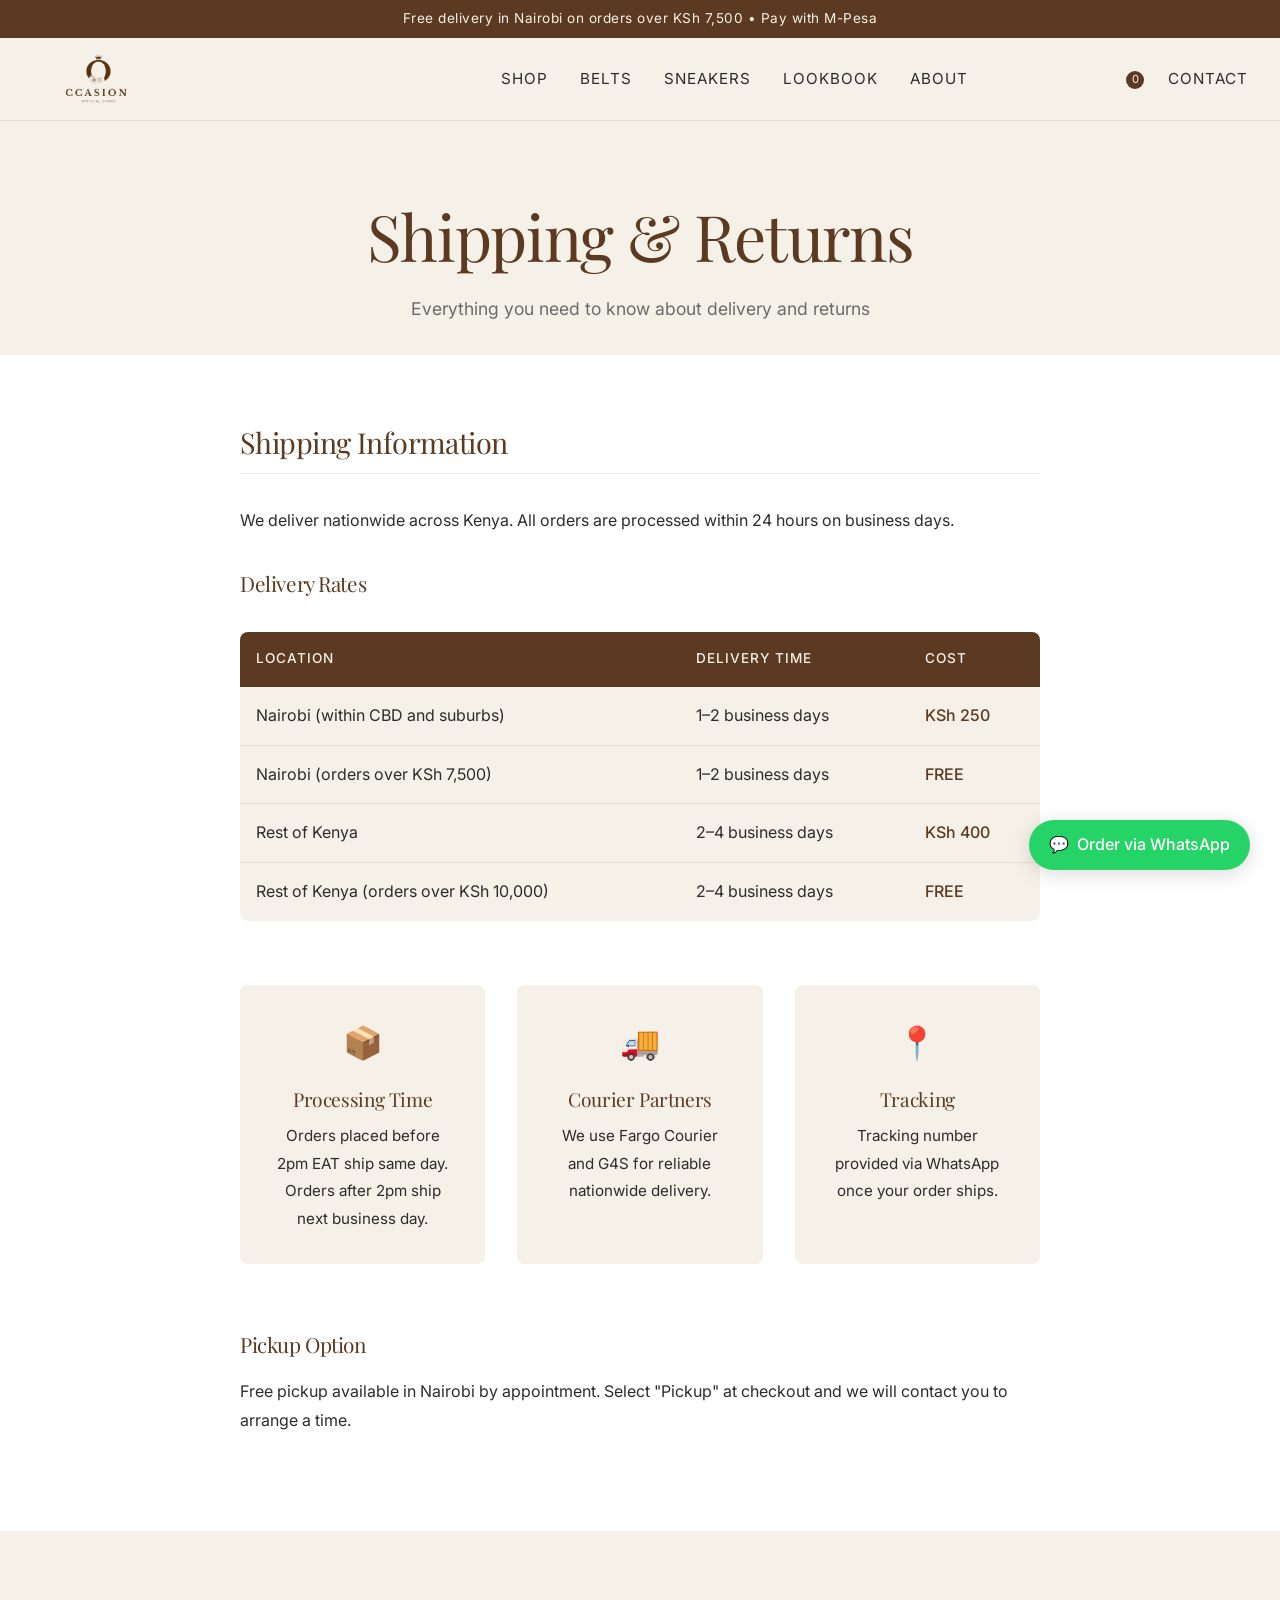
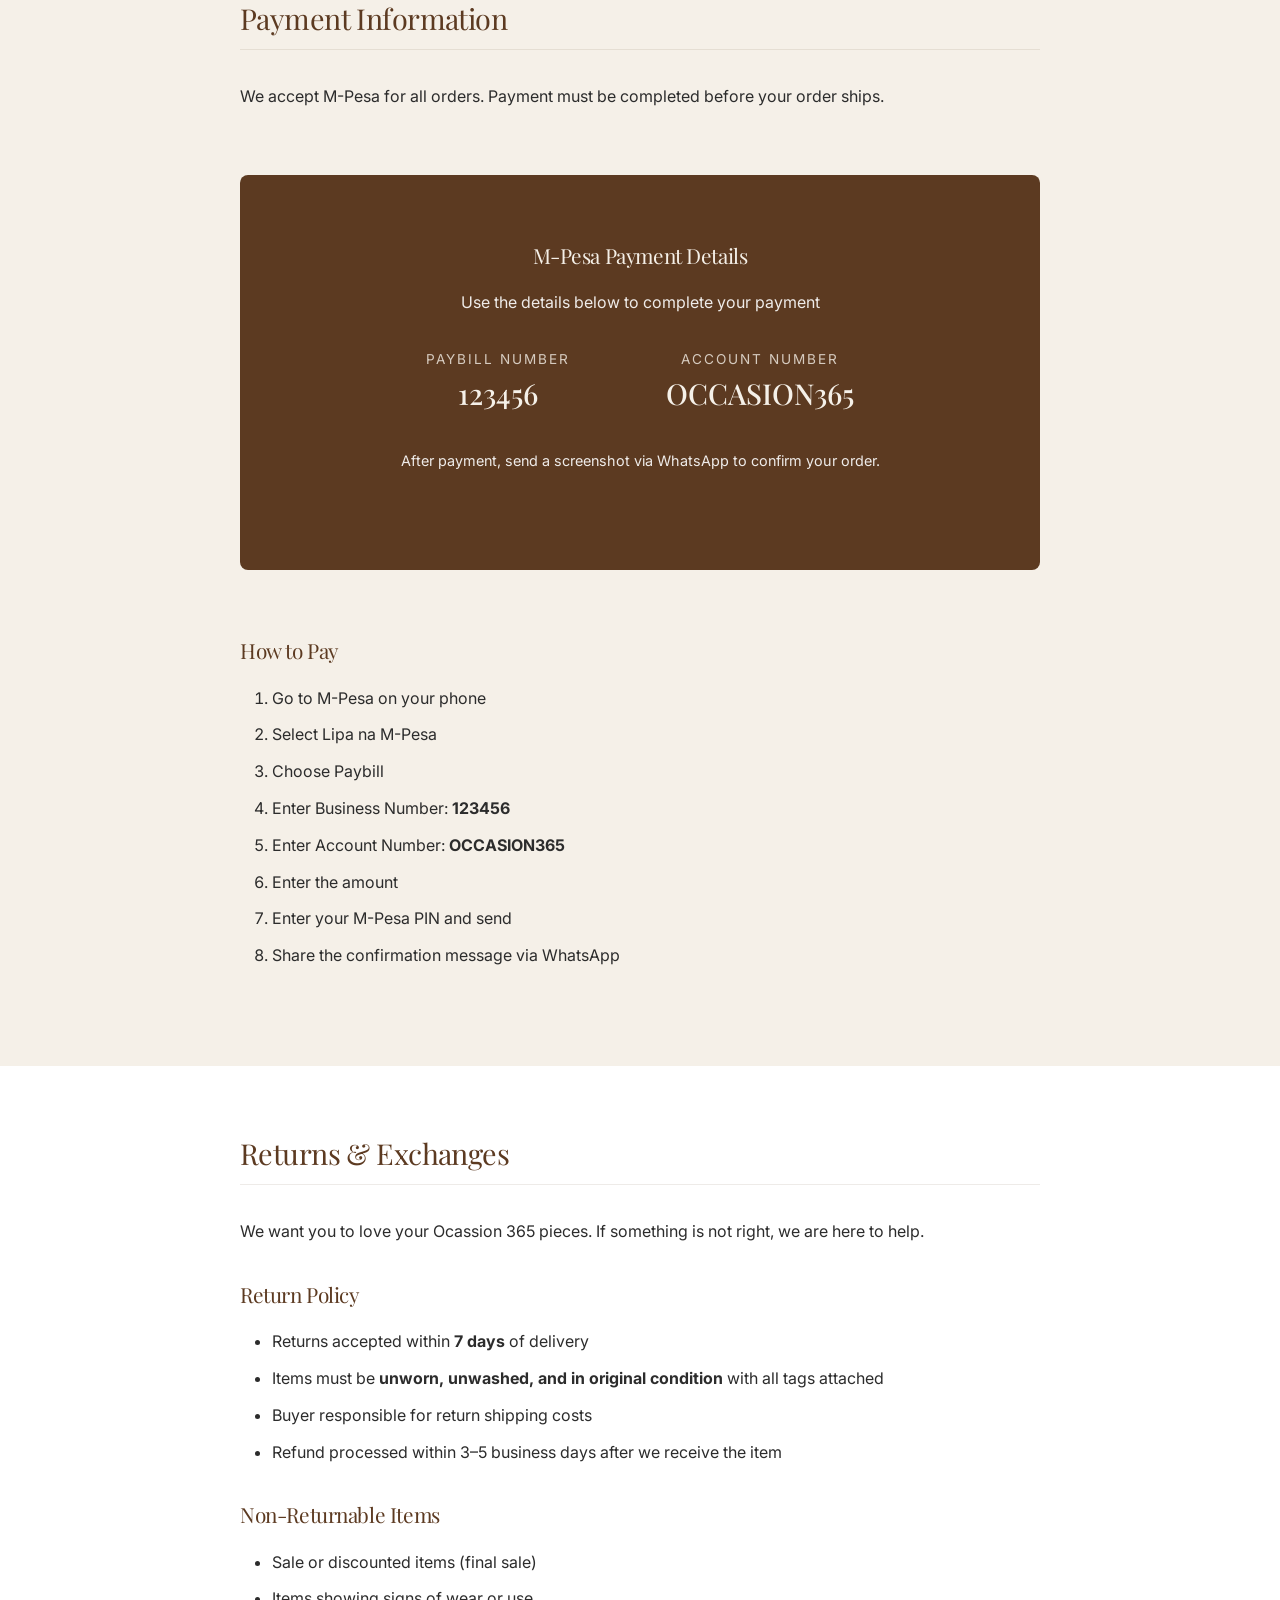
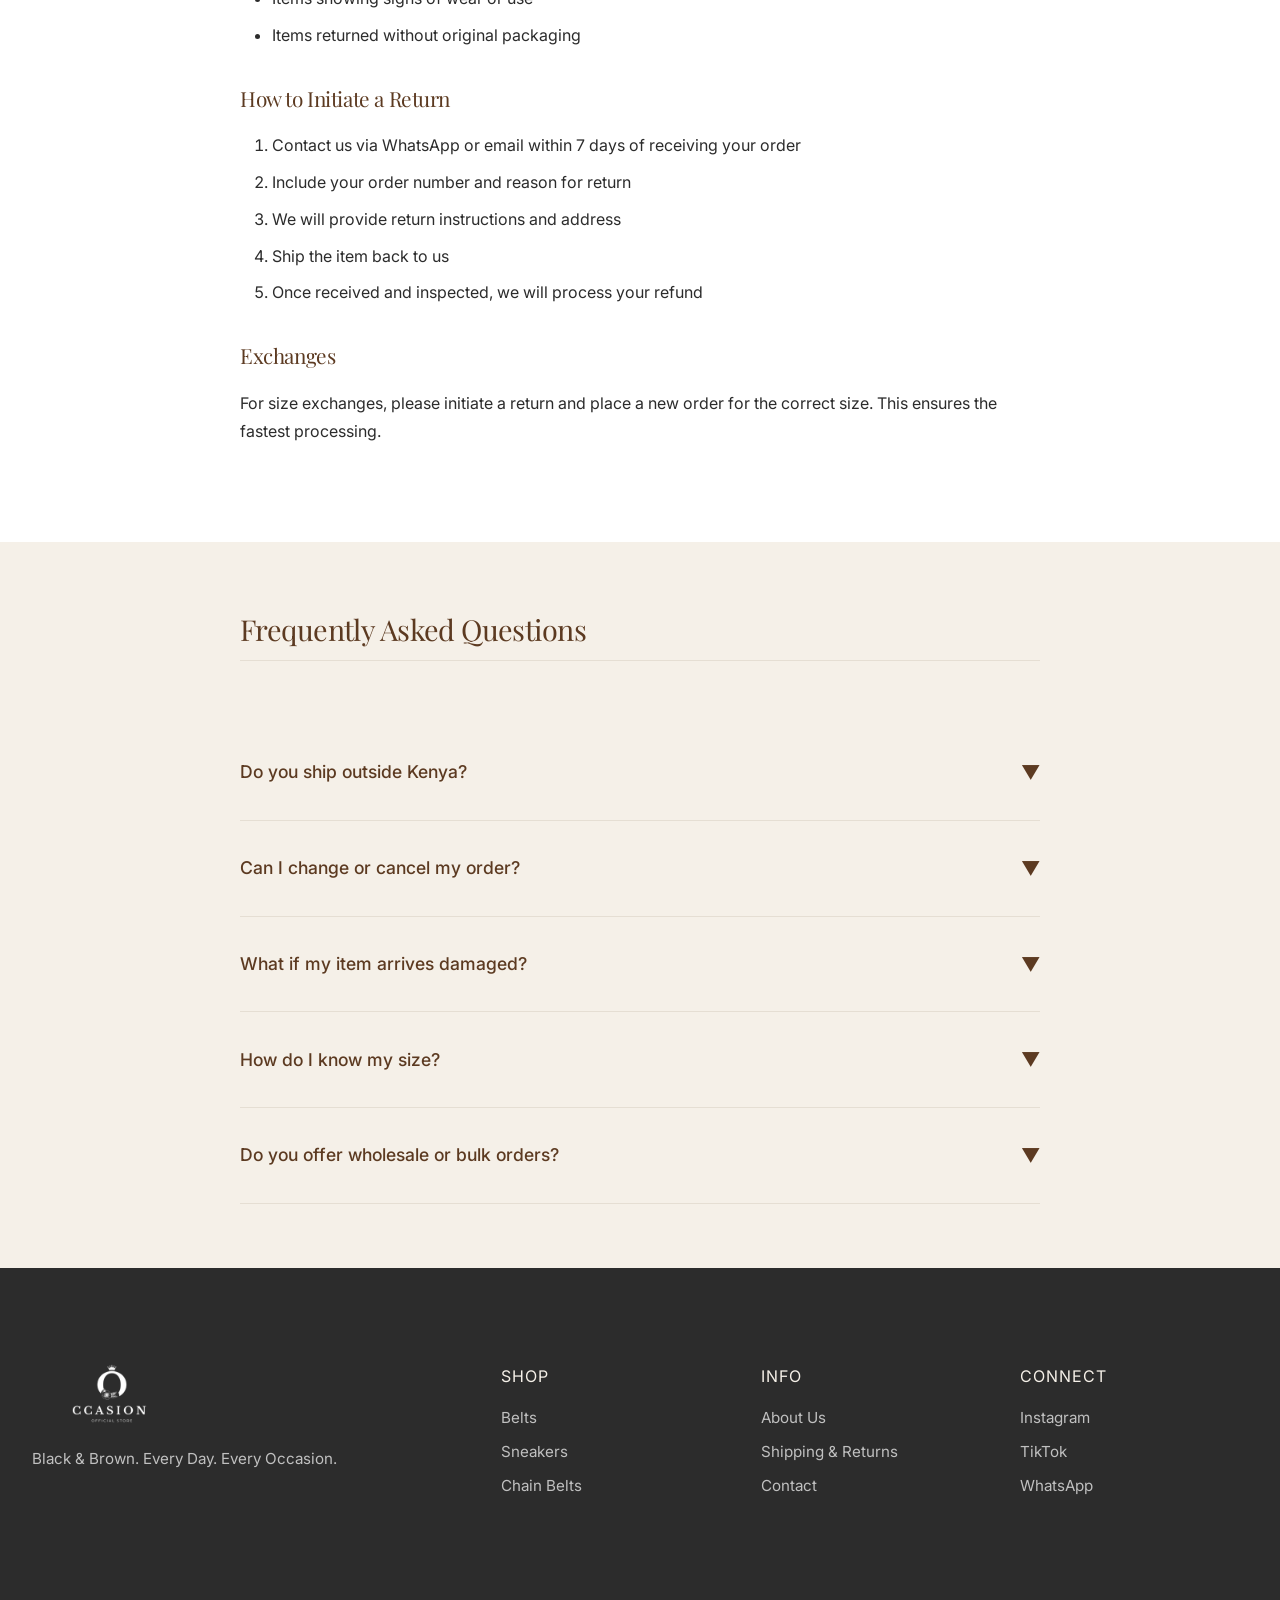
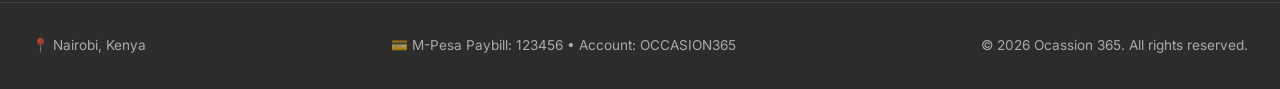
<file: shipping.html>
<!DOCTYPE html>
<html lang="en">
<head>
    <meta charset="UTF-8">
    <meta name="viewport" content="width=device-width, initial-scale=1.0">
    
    <title>Shipping & Returns | Ocassion 365</title>
    <meta name="description" content="Shipping, delivery, and returns information for Ocassion 365.">
    
    <link rel="icon" type="image/x-icon" href="images/logo/favicon.ico">
    
    <link rel="preconnect" href="https://fonts.googleapis.com">
    <link rel="preconnect" href="https://fonts.gstatic.com" crossorigin>
    <link href="https://fonts.googleapis.com/css2?family=Playfair+Display:wght@400;600&family=Inter:wght@300;400;500&display=swap" rel="stylesheet">
    
    <link rel="stylesheet" href="css/style.css">
    
    <style>
        .page-header {
            padding: var(--spacing-lg) 0 var(--spacing-md);
            text-align: center;
        }
        
        .page-header h1 {
            font-family: var(--font-serif);
            font-size: clamp(2.5rem, 6vw, 4rem);
            color: var(--brown);
            margin-bottom: var(--spacing-xs);
        }
        
        .page-header p {
            color: var(--text-light);
            font-size: 1.1rem;
            max-width: 600px;
            margin: 0 auto;
        }
        
        .policy-section {
            padding: var(--spacing-lg) 0;
        }
        
        .policy-section:nth-child(even) {
            background: var(--white);
        }
        
        .policy-container {
            max-width: 800px;
            margin: 0 auto;
        }
        
        .policy-container h2 {
            font-family: var(--font-serif);
            font-size: 1.8rem;
            color: var(--brown);
            margin-bottom: var(--spacing-md);
            padding-bottom: var(--spacing-xs);
            border-bottom: 1px solid rgba(92, 58, 33, 0.1);
        }
        
        .policy-container h3 {
            font-family: var(--font-serif);
            font-size: 1.3rem;
            color: var(--brown);
            margin: var(--spacing-md) 0 var(--spacing-sm);
        }
        
        .policy-container p {
            color: var(--text-dark);
            line-height: 1.8;
            margin-bottom: var(--spacing-md);
        }
        
        .policy-container ul {
            margin-bottom: var(--spacing-md);
            padding-left: var(--spacing-md);
        }
        
        .policy-container li {
            color: var(--text-dark);
            line-height: 1.8;
            margin-bottom: var(--spacing-xs);
        }
        
        .rates-table {
            width: 100%;
            border-collapse: collapse;
            margin: var(--spacing-md) 0;
            background: var(--cream);
            border-radius: 8px;
            overflow: hidden;
        }
        
        .rates-table th,
        .rates-table td {
            padding: 16px;
            text-align: left;
            border-bottom: 1px solid rgba(92, 58, 33, 0.1);
        }
        
        .rates-table th {
            background: var(--brown);
            color: var(--cream);
            font-weight: 500;
            text-transform: uppercase;
            letter-spacing: 1px;
            font-size: 0.85rem;
        }
        
        .rates-table tr:last-child td {
            border-bottom: none;
        }
        
        .rates-table td:last-child {
            font-weight: 500;
            color: var(--brown);
        }
        
        .info-grid {
            display: grid;
            grid-template-columns: repeat(3, 1fr);
            gap: var(--spacing-md);
            margin: var(--spacing-lg) 0;
        }
        
        .info-card {
            background: var(--cream);
            padding: var(--spacing-md);
            border-radius: 8px;
            text-align: center;
        }
        
        .info-card .icon {
            font-size: 2rem;
            margin-bottom: var(--spacing-sm);
        }
        
        .info-card h4 {
            font-family: var(--font-serif);
            font-size: 1.2rem;
            color: var(--brown);
            margin-bottom: var(--spacing-xs);
        }
        
        .info-card p {
            font-size: 0.95rem;
            margin-bottom: 0;
        }
        
        .mpesa-section {
            background: var(--brown);
            color: var(--cream);
            padding: var(--spacing-lg);
            border-radius: 8px;
            margin: var(--spacing-lg) 0;
            text-align: center;
        }
        
        .mpesa-section h3 {
            color: var(--cream);
            margin-top: 0;
        }
        
        .mpesa-section p {
            color: rgba(255, 255, 255, 0.9);
        }
        
        .mpesa-details {
            display: flex;
            justify-content: center;
            gap: var(--spacing-xl);
            flex-wrap: wrap;
            margin-top: var(--spacing-md);
        }
        
        .mpesa-item {
            text-align: center;
        }
        
        .mpesa-label {
            font-size: 0.85rem;
            text-transform: uppercase;
            letter-spacing: 2px;
            opacity: 0.8;
        }
        
        .mpesa-value {
            font-size: 1.8rem;
            font-weight: 500;
            font-family: var(--font-serif);
        }
        
        .faq-section {
            margin-top: var(--spacing-lg);
        }
        
        .faq-item {
            border-bottom: 1px solid rgba(92, 58, 33, 0.1);
        }
        
        .faq-question {
            padding: var(--spacing-md) 0;
            font-weight: 500;
            color: var(--brown);
            cursor: pointer;
            display: flex;
            justify-content: space-between;
            align-items: center;
            font-size: 1.1rem;
        }
        
        .faq-question:hover {
            opacity: 0.8;
        }
        
        .faq-question .arrow {
            font-size: 1.2rem;
            transition: transform 0.3s ease;
        }
        
        .faq-item.active .faq-question .arrow {
            transform: rotate(180deg);
        }
        
        .faq-answer {
            padding: 0 0 var(--spacing-md) 0;
            display: none;
            color: var(--text-light);
            line-height: 1.8;
        }
        
        .faq-item.active .faq-answer {
            display: block;
        }
        
        @media (max-width: 768px) {
            .info-grid {
                grid-template-columns: 1fr;
            }
            
            .rates-table {
                font-size: 0.9rem;
            }
            
            .rates-table th,
            .rates-table td {
                padding: 12px 8px;
            }
            
            .mpesa-details {
                gap: var(--spacing-md);
            }
            
            .mpesa-value {
                font-size: 1.4rem;
            }
        }
    </style>
</head>
<body>
    
    <div class="announcement-bar">
        <p>Free delivery in Nairobi on orders over KSh 7,500 • Pay with M-Pesa</p>
    </div>
    
    <header class="site-header">
        <div class="header-container">
            
            <button class="mobile-menu-toggle" aria-label="Menu">
                <img src="images/logo/crowned-o-icon.png" alt="Menu" width="32" height="32">
            </button>
            
            <div class="logo-wrapper">
                <a href="index.html" class="logo">
                    <img src="images/logo/ocassion-logo-full.png" alt="Ocassion 365">
                </a>
            </div>
            
            <nav class="main-nav">
                <ul>
                    <li><a href="shop.html">Shop</a></li>
                    <li><a href="shop.html#belts">Belts</a></li>
                    <li><a href="shop.html#sneakers">Sneakers</a></li>
                    <li><a href="lookbook.html">Lookbook</a></li>
                    <li><a href="about.html">About</a></li>
                </ul>
            </nav>
            
            <div class="header-actions">
                <a href="#" class="cart-icon" aria-label="Cart">
                    <span class="cart-count">0</span>
                </a>
                <a href="contact.html" class="contact-link">Contact</a>
            </div>
            
        </div>
    </header>
    
    <div class="mobile-menu">
        <button class="mobile-menu-close" aria-label="Close menu">✕</button>
        <ul>
            <li><a href="shop.html">Shop All</a></li>
            <li><a href="shop.html#belts">Belts</a></li>
            <li><a href="shop.html#sneakers">Sneakers</a></li>
            <li><a href="lookbook.html">Lookbook</a></li>
            <li><a href="about.html">About</a></li>
            <li><a href="contact.html">Contact</a></li>
        </ul>
    </div>
    
    <main>
        
        <section class="page-header">
            <div class="container">
                <h1>Shipping & Returns</h1>
                <p>Everything you need to know about delivery and returns</p>
            </div>
        </section>
        
        <section class="policy-section">
            <div class="container">
                <div class="policy-container">
                    <h2>Shipping Information</h2>
                    
                    <p>We deliver nationwide across Kenya. All orders are processed within 24 hours on business days.</p>
                    
                    <h3>Delivery Rates</h3>
                    
                    <table class="rates-table">
                        <thead>
                            <tr>
                                <th>Location</th>
                                <th>Delivery Time</th>
                                <th>Cost</th>
                            </tr>
                        </thead>
                        <tbody>
                            <tr>
                                <td>Nairobi (within CBD and suburbs)</td>
                                <td>1–2 business days</td>
                                <td>KSh 250</td>
                            </tr>
                            <tr>
                                <td>Nairobi (orders over KSh 7,500)</td>
                                <td>1–2 business days</td>
                                <td>FREE</td>
                            </tr>
                            <tr>
                                <td>Rest of Kenya</td>
                                <td>2–4 business days</td>
                                <td>KSh 400</td>
                            </tr>
                            <tr>
                                <td>Rest of Kenya (orders over KSh 10,000)</td>
                                <td>2–4 business days</td>
                                <td>FREE</td>
                            </tr>
                        </tbody>
                    </table>
                    
                    <div class="info-grid">
                        <div class="info-card">
                            <div class="icon">📦</div>
                            <h4>Processing Time</h4>
                            <p>Orders placed before 2pm EAT ship same day. Orders after 2pm ship next business day.</p>
                        </div>
                        <div class="info-card">
                            <div class="icon">🚚</div>
                            <h4>Courier Partners</h4>
                            <p>We use Fargo Courier and G4S for reliable nationwide delivery.</p>
                        </div>
                        <div class="info-card">
                            <div class="icon">📍</div>
                            <h4>Tracking</h4>
                            <p>Tracking number provided via WhatsApp once your order ships.</p>
                        </div>
                    </div>
                    
                    <h3>Pickup Option</h3>
                    <p>Free pickup available in Nairobi by appointment. Select "Pickup" at checkout and we will contact you to arrange a time.</p>
                </div>
            </div>
        </section>
        
        <section class="policy-section">
            <div class="container">
                <div class="policy-container">
                    <h2>Payment Information</h2>
                    
                    <p>We accept M-Pesa for all orders. Payment must be completed before your order ships.</p>
                    
                    <div class="mpesa-section">
                        <h3>M-Pesa Payment Details</h3>
                        <p>Use the details below to complete your payment</p>
                        
                        <div class="mpesa-details">
                            <div class="mpesa-item">
                                <div class="mpesa-label">Paybill Number</div>
                                <div class="mpesa-value">123456</div>
                            </div>
                            <div class="mpesa-item">
                                <div class="mpesa-label">Account Number</div>
                                <div class="mpesa-value">OCCASION365</div>
                            </div>
                        </div>
                        
                        <p style="margin-top: var(--spacing-md); font-size: 0.9rem;">
                            After payment, send a screenshot via WhatsApp to confirm your order.
                        </p>
                    </div>
                    
                    <h3>How to Pay</h3>
                    <ol style="margin-bottom: var(--spacing-md); padding-left: var(--spacing-md);">
                        <li style="margin-bottom: var(--spacing-xs);">Go to M-Pesa on your phone</li>
                        <li style="margin-bottom: var(--spacing-xs);">Select Lipa na M-Pesa</li>
                        <li style="margin-bottom: var(--spacing-xs);">Choose Paybill</li>
                        <li style="margin-bottom: var(--spacing-xs);">Enter Business Number: <strong>123456</strong></li>
                        <li style="margin-bottom: var(--spacing-xs);">Enter Account Number: <strong>OCCASION365</strong></li>
                        <li style="margin-bottom: var(--spacing-xs);">Enter the amount</li>
                        <li style="margin-bottom: var(--spacing-xs);">Enter your M-Pesa PIN and send</li>
                        <li>Share the confirmation message via WhatsApp</li>
                    </ol>
                </div>
            </div>
        </section>
        
        <section class="policy-section">
            <div class="container">
                <div class="policy-container">
                    <h2>Returns & Exchanges</h2>
                    
                    <p>We want you to love your Ocassion 365 pieces. If something is not right, we are here to help.</p>
                    
                    <h3>Return Policy</h3>
                    <ul>
                        <li>Returns accepted within <strong>7 days</strong> of delivery</li>
                        <li>Items must be <strong>unworn, unwashed, and in original condition</strong> with all tags attached</li>
                        <li>Buyer responsible for return shipping costs</li>
                        <li>Refund processed within 3–5 business days after we receive the item</li>
                    </ul>
                    
                    <h3>Non-Returnable Items</h3>
                    <ul>
                        <li>Sale or discounted items (final sale)</li>
                        <li>Items showing signs of wear or use</li>
                        <li>Items returned without original packaging</li>
                    </ul>
                    
                    <h3>How to Initiate a Return</h3>
                    <ol style="margin-bottom: var(--spacing-md); padding-left: var(--spacing-md);">
                        <li>Contact us via WhatsApp or email within 7 days of receiving your order</li>
                        <li>Include your order number and reason for return</li>
                        <li>We will provide return instructions and address</li>
                        <li>Ship the item back to us</li>
                        <li>Once received and inspected, we will process your refund</li>
                    </ol>
                    
                    <h3>Exchanges</h3>
                    <p>For size exchanges, please initiate a return and place a new order for the correct size. This ensures the fastest processing.</p>
                </div>
            </div>
        </section>
        
        <section class="policy-section">
            <div class="container">
                <div class="policy-container">
                    <h2>Frequently Asked Questions</h2>
                    
                    <div class="faq-section">
                        
                        <div class="faq-item">
                            <div class="faq-question">
                                <span>Do you ship outside Kenya?</span>
                                <span class="arrow">▼</span>
                            </div>
                            <div class="faq-answer">
                                Currently, we only ship within Kenya. We hope to expand to East Africa and beyond soon.
                            </div>
                        </div>
                        
                        <div class="faq-item">
                            <div class="faq-question">
                                <span>Can I change or cancel my order?</span>
                                <span class="arrow">▼</span>
                            </div>
                            <div class="faq-answer">
                                Orders can be changed or cancelled within 2 hours of placing them. Please contact us on WhatsApp immediately if you need to make changes.
                            </div>
                        </div>
                        
                        <div class="faq-item">
                            <div class="faq-question">
                                <span>What if my item arrives damaged?</span>
                                <span class="arrow">▼</span>
                            </div>
                            <div class="faq-answer">
                                Please take photos of the damaged item and packaging and contact us within 48 hours of delivery. We will arrange a replacement or refund.
                            </div>
                        </div>
                        
                        <div class="faq-item">
                            <div class="faq-question">
                                <span>How do I know my size?</span>
                                <span class="arrow">▼</span>
                            </div>
                            <div class="faq-answer">
                                Each product page includes size guidance. For belts, we recommend measuring your waist where you intend to wear the belt. For sneakers, we fit true to standard Kenyan sizes. Contact us on WhatsApp for personalized sizing help.
                            </div>
                        </div>
                        
                        <div class="faq-item">
                            <div class="faq-question">
                                <span>Do you offer wholesale or bulk orders?</span>
                                <span class="arrow">▼</span>
                            </div>
                            <div class="faq-answer">
                                Yes, we offer wholesale pricing for boutiques and stylists. Please email hello@ocassion365.com with "Wholesale Inquiry" in the subject line.
                            </div>
                        </div>
                        
                    </div>
                </div>
            </div>
        </section>
        
    </main>
    
    <footer class="site-footer">
        <div class="container footer-container">
            
            <div class="footer-logo">
                <img src="images/logo/ocassion-logo-full.png" alt="Ocassion 365">
                <p class="footer-tagline">Black & Brown. Every Day. Every Occasion.</p>
            </div>
            
            <div class="footer-links">
                <div class="footer-column">
                    <h4>Shop</h4>
                    <ul>
                        <li><a href="shop.html#belts">Belts</a></li>
                        <li><a href="shop.html#sneakers">Sneakers</a></li>
                        <li><a href="shop.html#chain">Chain Belts</a></li>
                    </ul>
                </div>
                <div class="footer-column">
                    <h4>Info</h4>
                    <ul>
                        <li><a href="about.html">About Us</a></li>
                        <li><a href="shipping.html">Shipping & Returns</a></li>
                        <li><a href="contact.html">Contact</a></li>
                    </ul>
                </div>
                <div class="footer-column">
                    <h4>Connect</h4>
                    <ul>
                        <li><a href="#">Instagram</a></li>
                        <li><a href="#">TikTok</a></li>
                        <li><a href="#">WhatsApp</a></li>
                    </ul>
                </div>
            </div>
            
        </div>
        
        <div class="footer-bottom">
            <div class="container footer-bottom-content">
                <p>📍 Nairobi, Kenya</p>
                <p>💳 M-Pesa Paybill: 123456 • Account: OCCASION365</p>
                <p>© 2026 Ocassion 365. All rights reserved.</p>
            </div>
        </div>
    </footer>
    
    <a href="https://wa.me/254XXXXXXXXX" class="whatsapp-float" target="_blank" rel="noopener">
        <span>💬</span>
        <span>Order via WhatsApp</span>
    </a>
    
    <script src="js/main.js"></script>
    
    <script>
        document.addEventListener('DOMContentLoaded', function() {
            
            const faqItems = document.querySelectorAll('.faq-item');
            
            faqItems.forEach(item => {
                const question = item.querySelector('.faq-question');
                
                question.addEventListener('click', () => {
                    faqItems.forEach(otherItem => {
                        if (otherItem !== item && otherItem.classList.contains('active')) {
                            otherItem.classList.remove('active');
                        }
                    });
                    
                    item.classList.toggle('active');
                });
            });
            
        });
    </script>
</body>
</html>
</file>
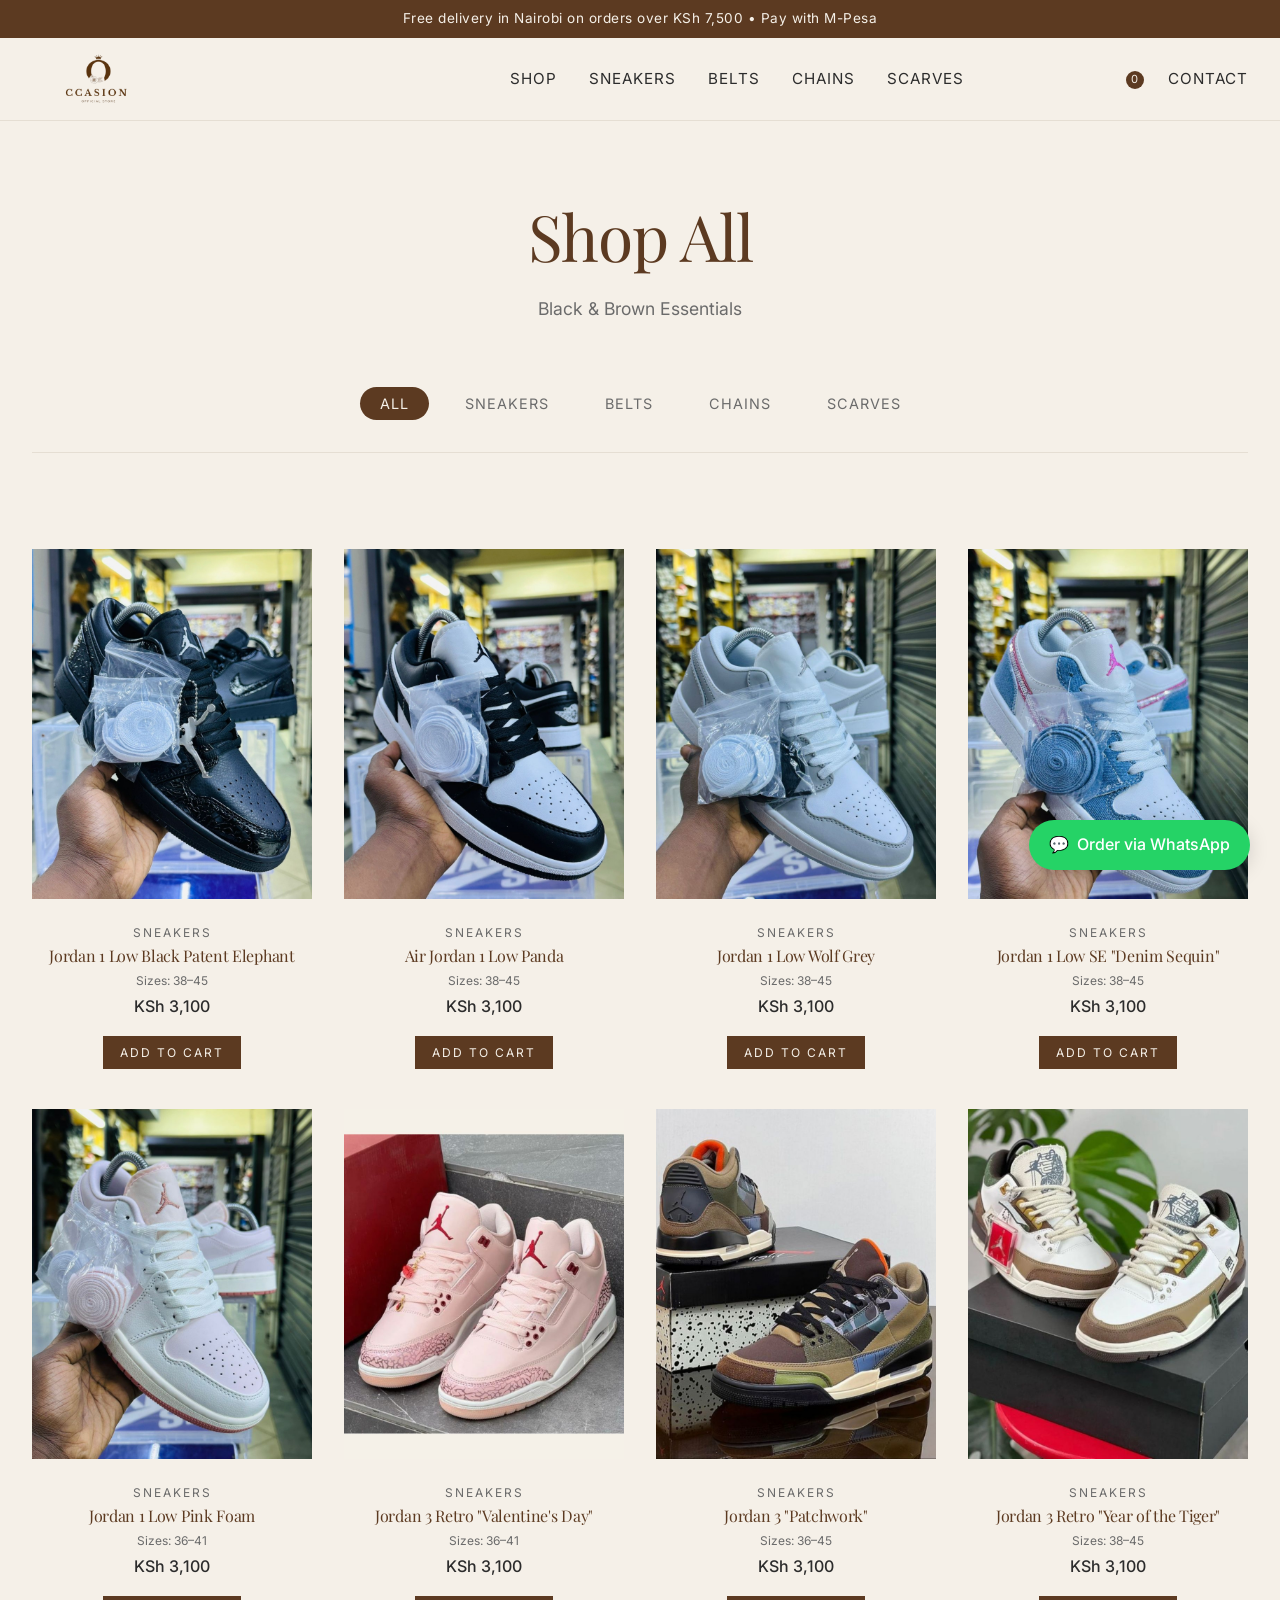
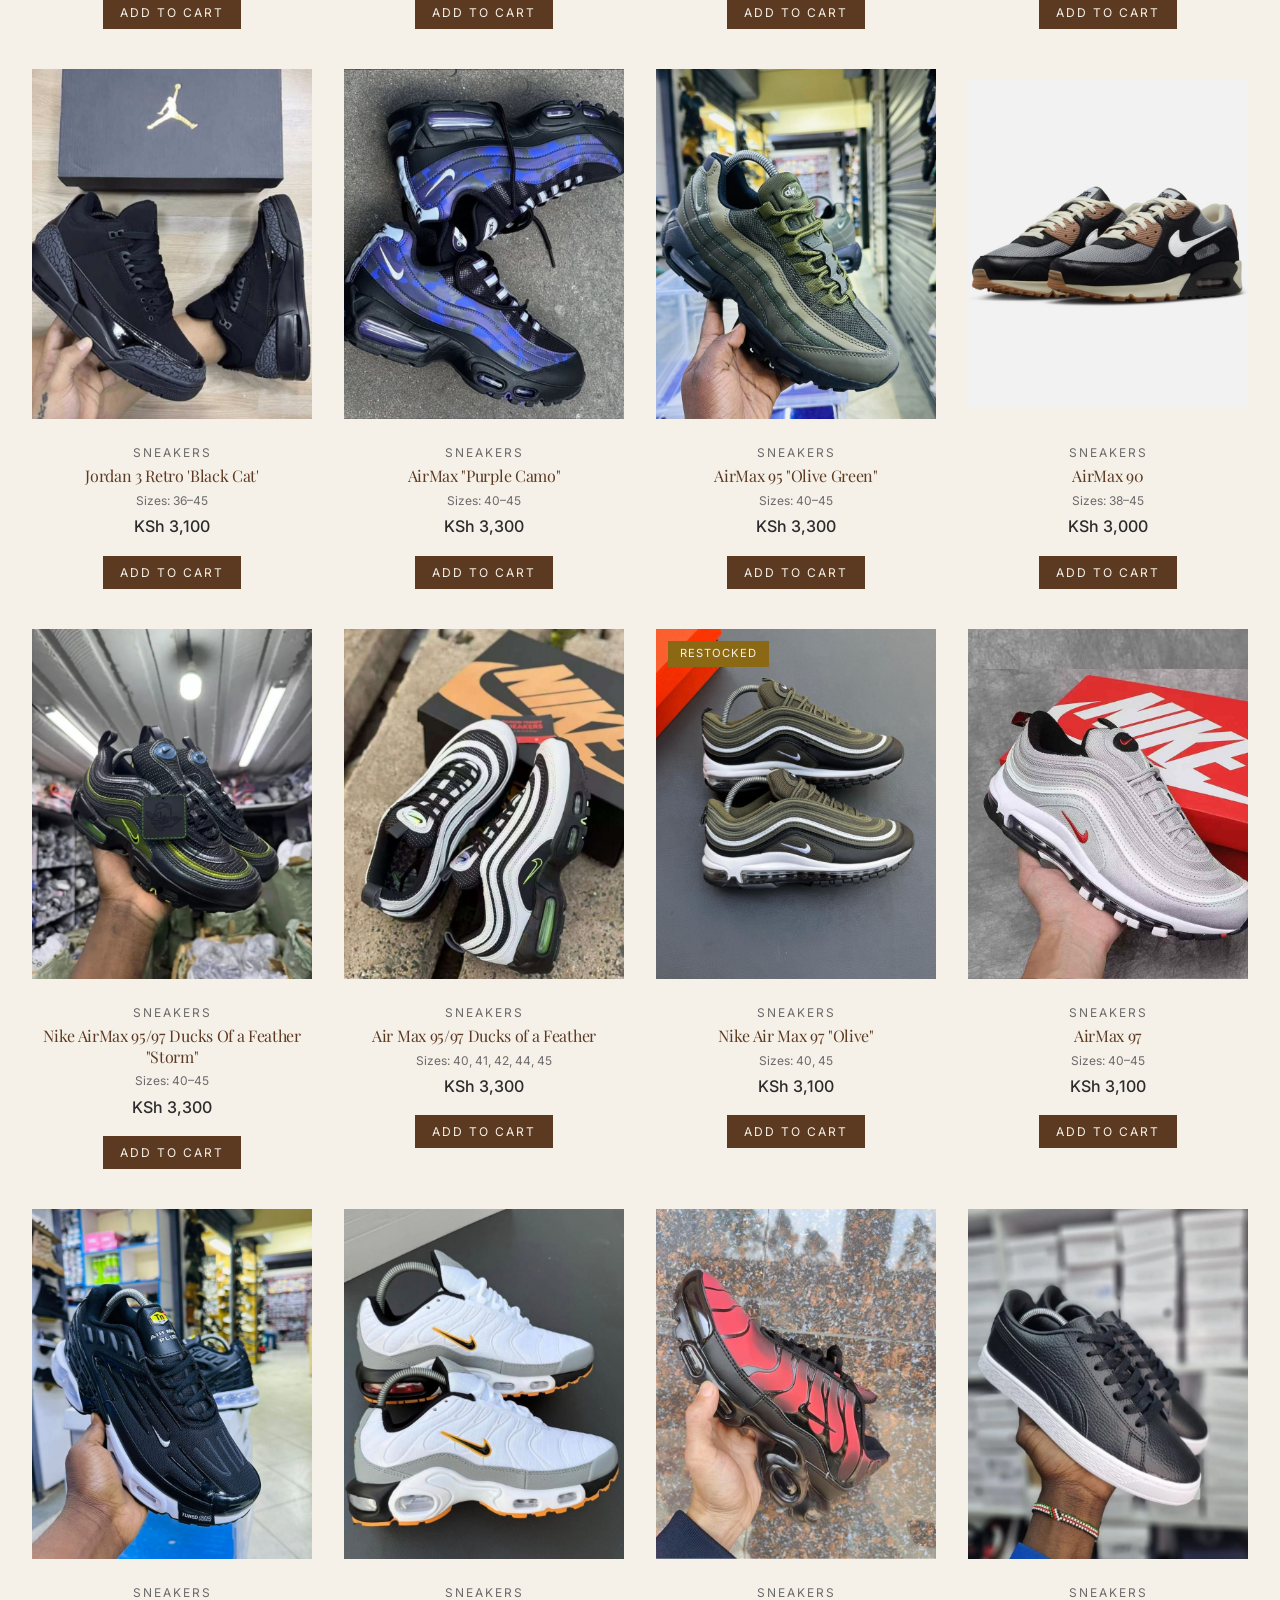
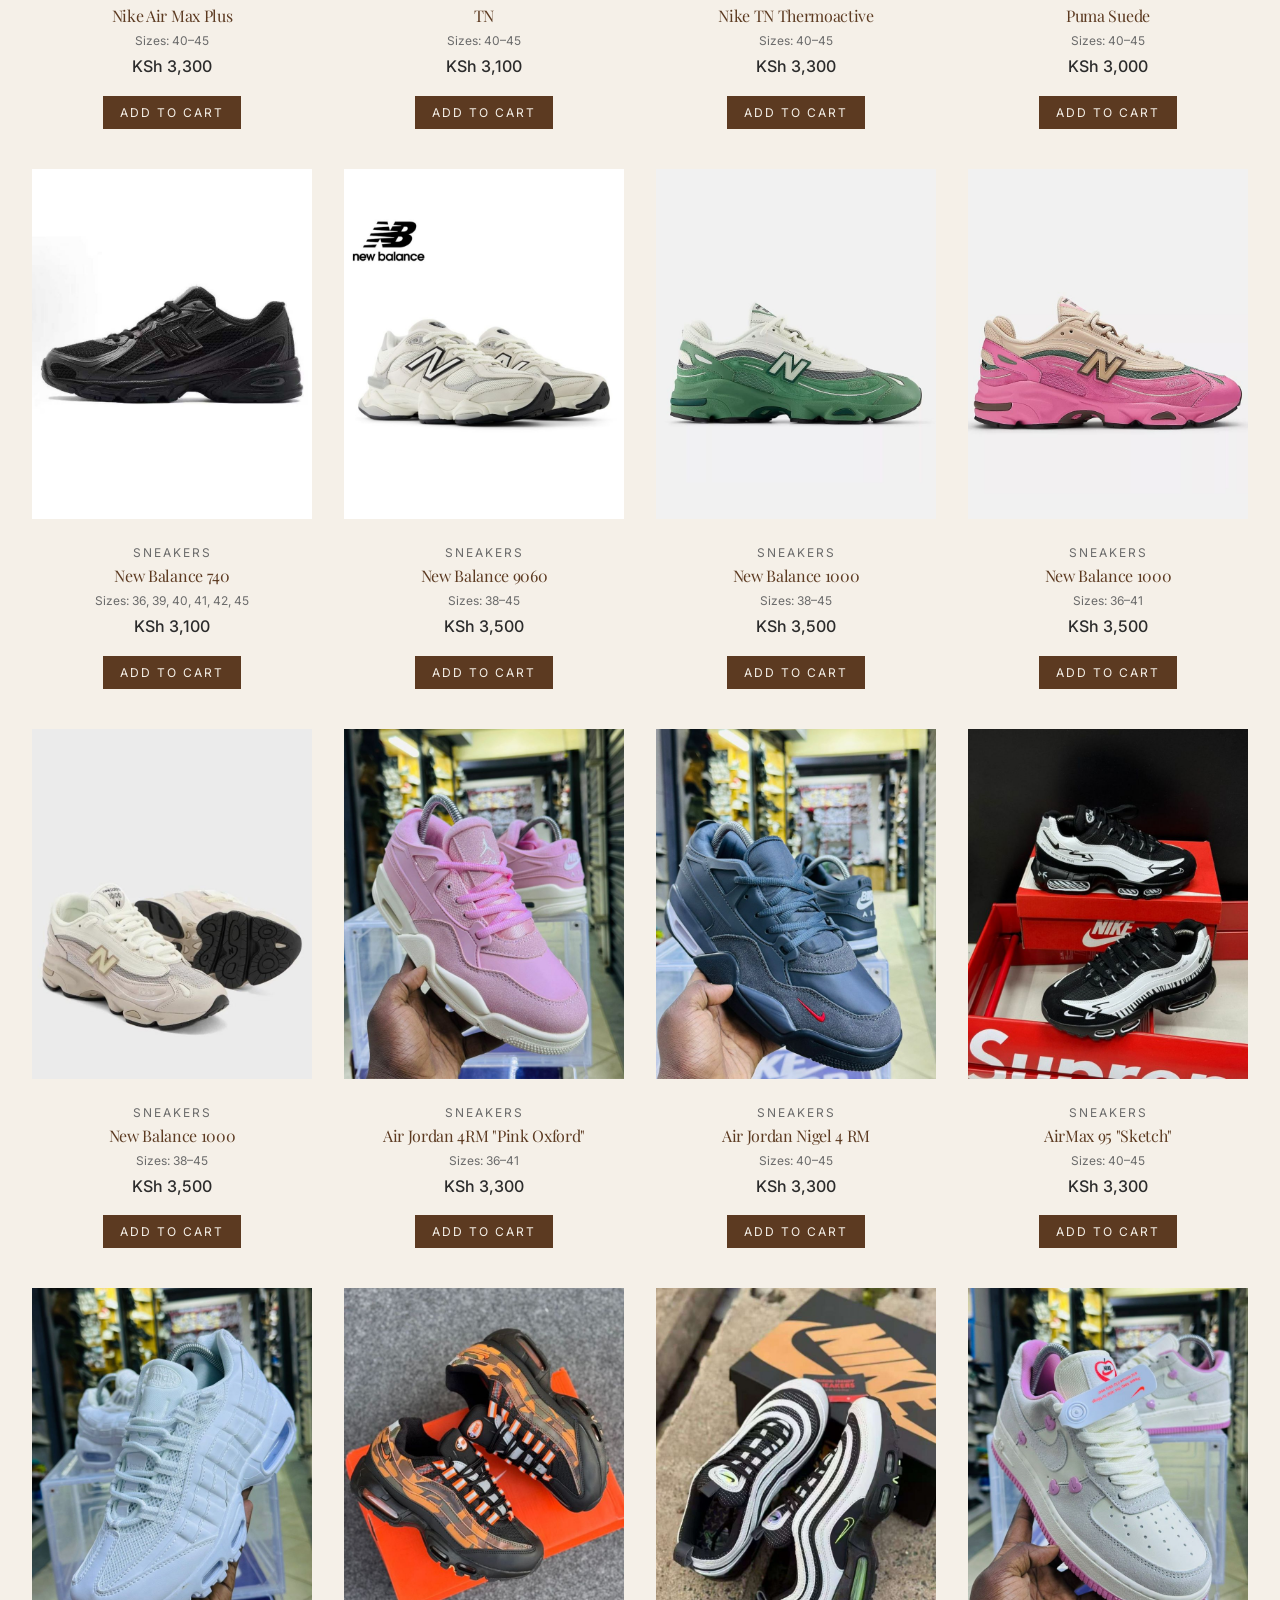
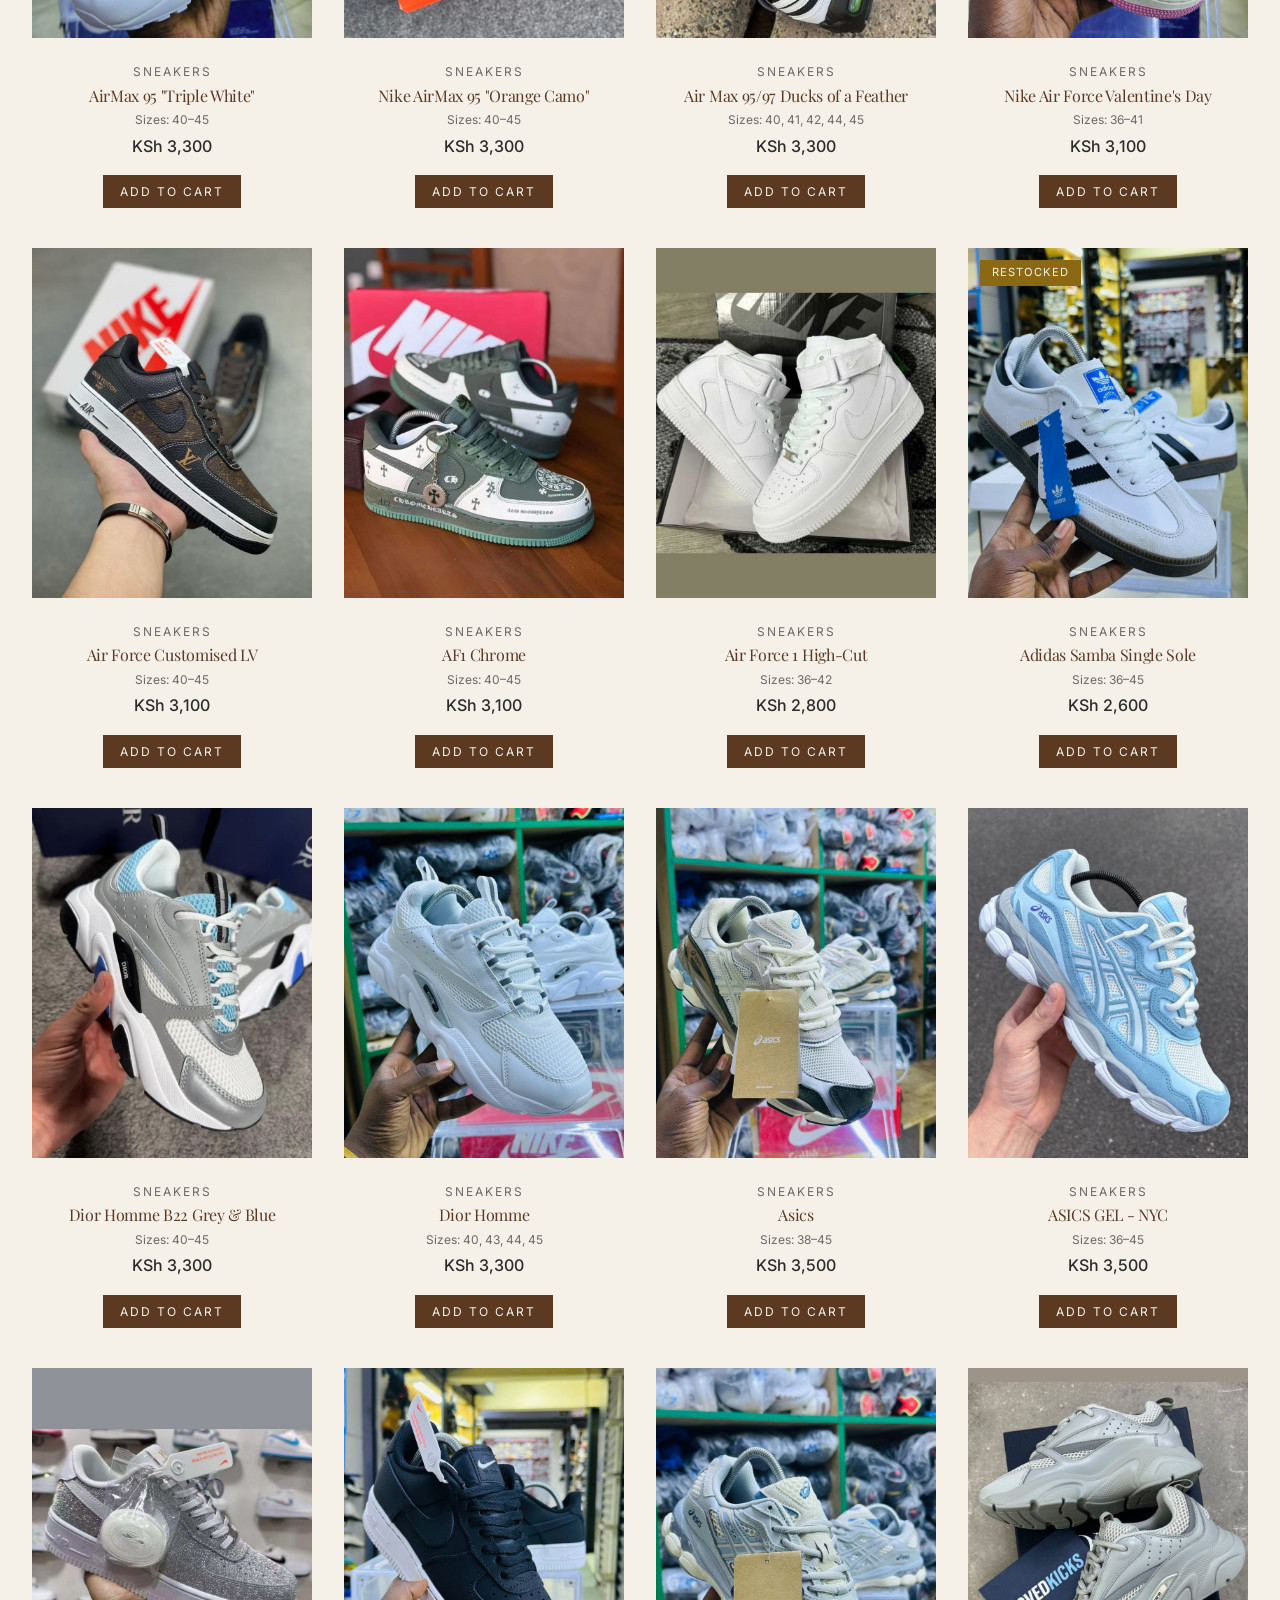
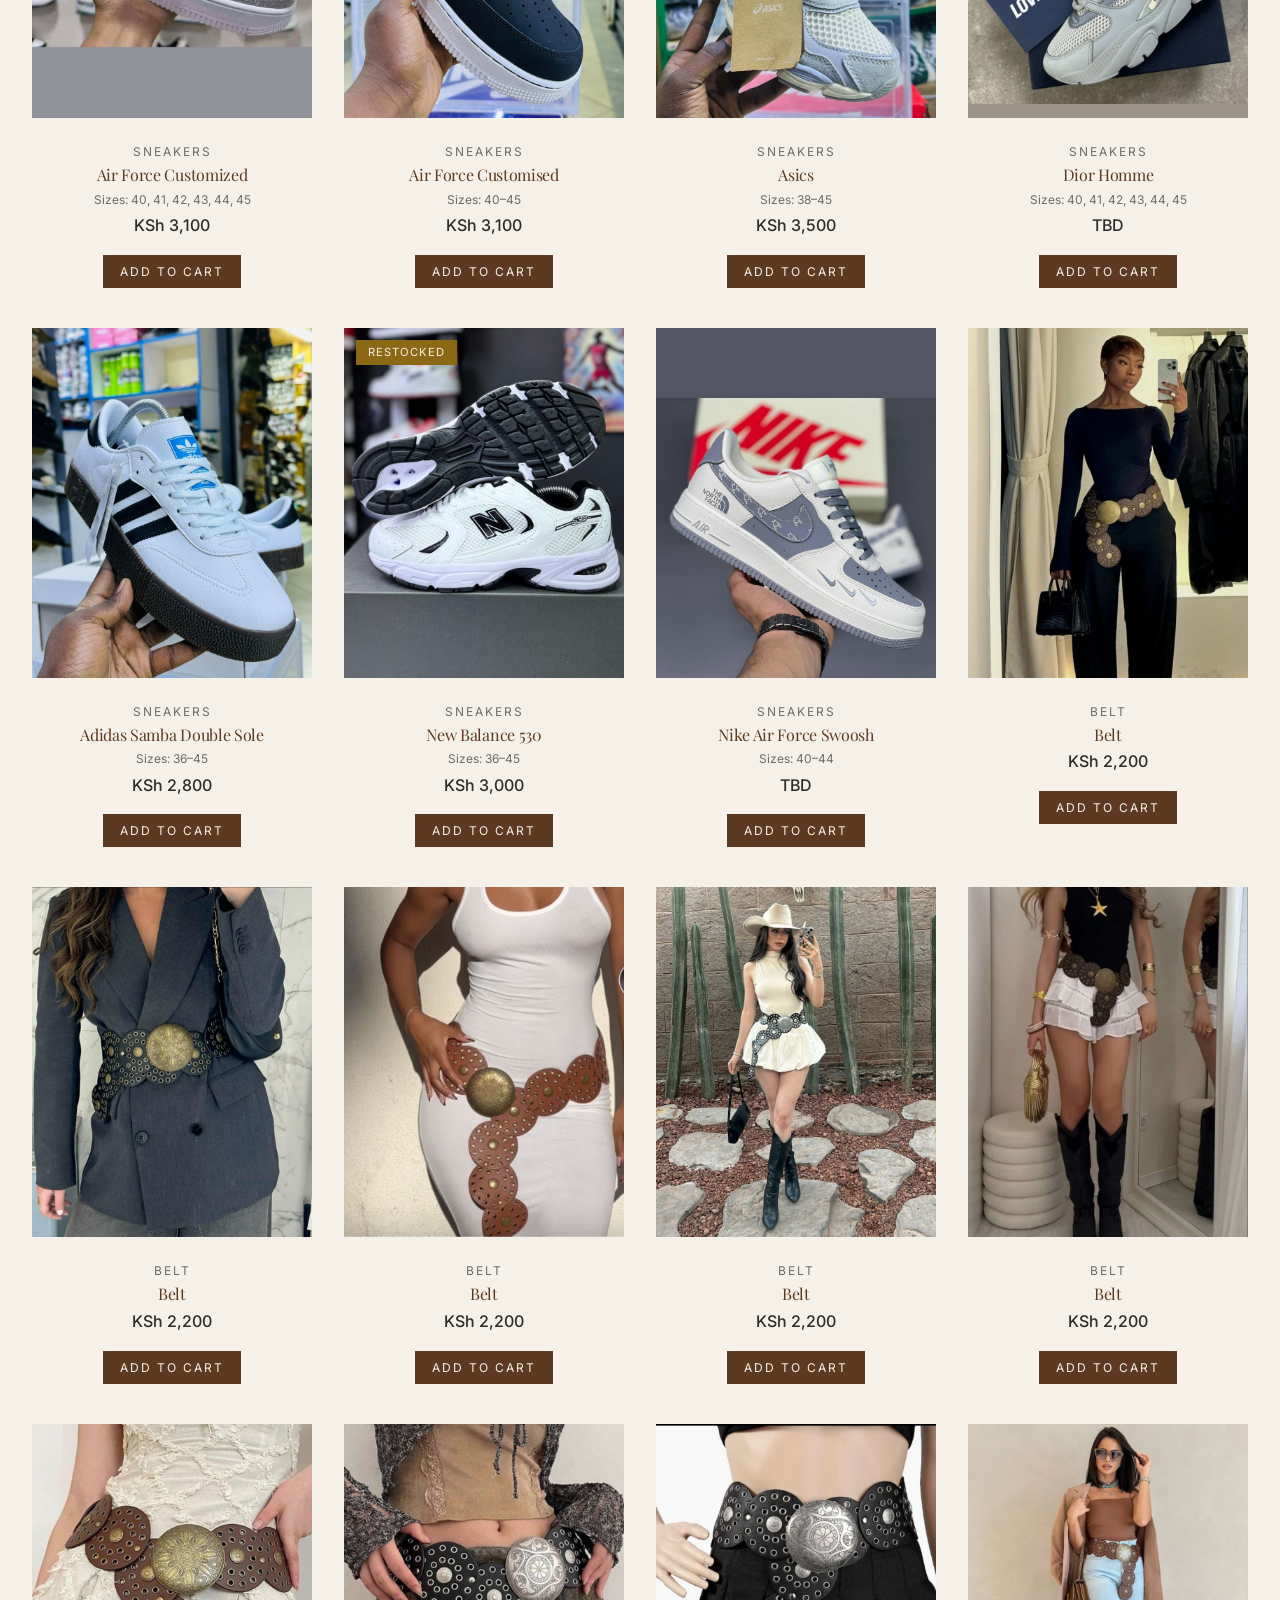
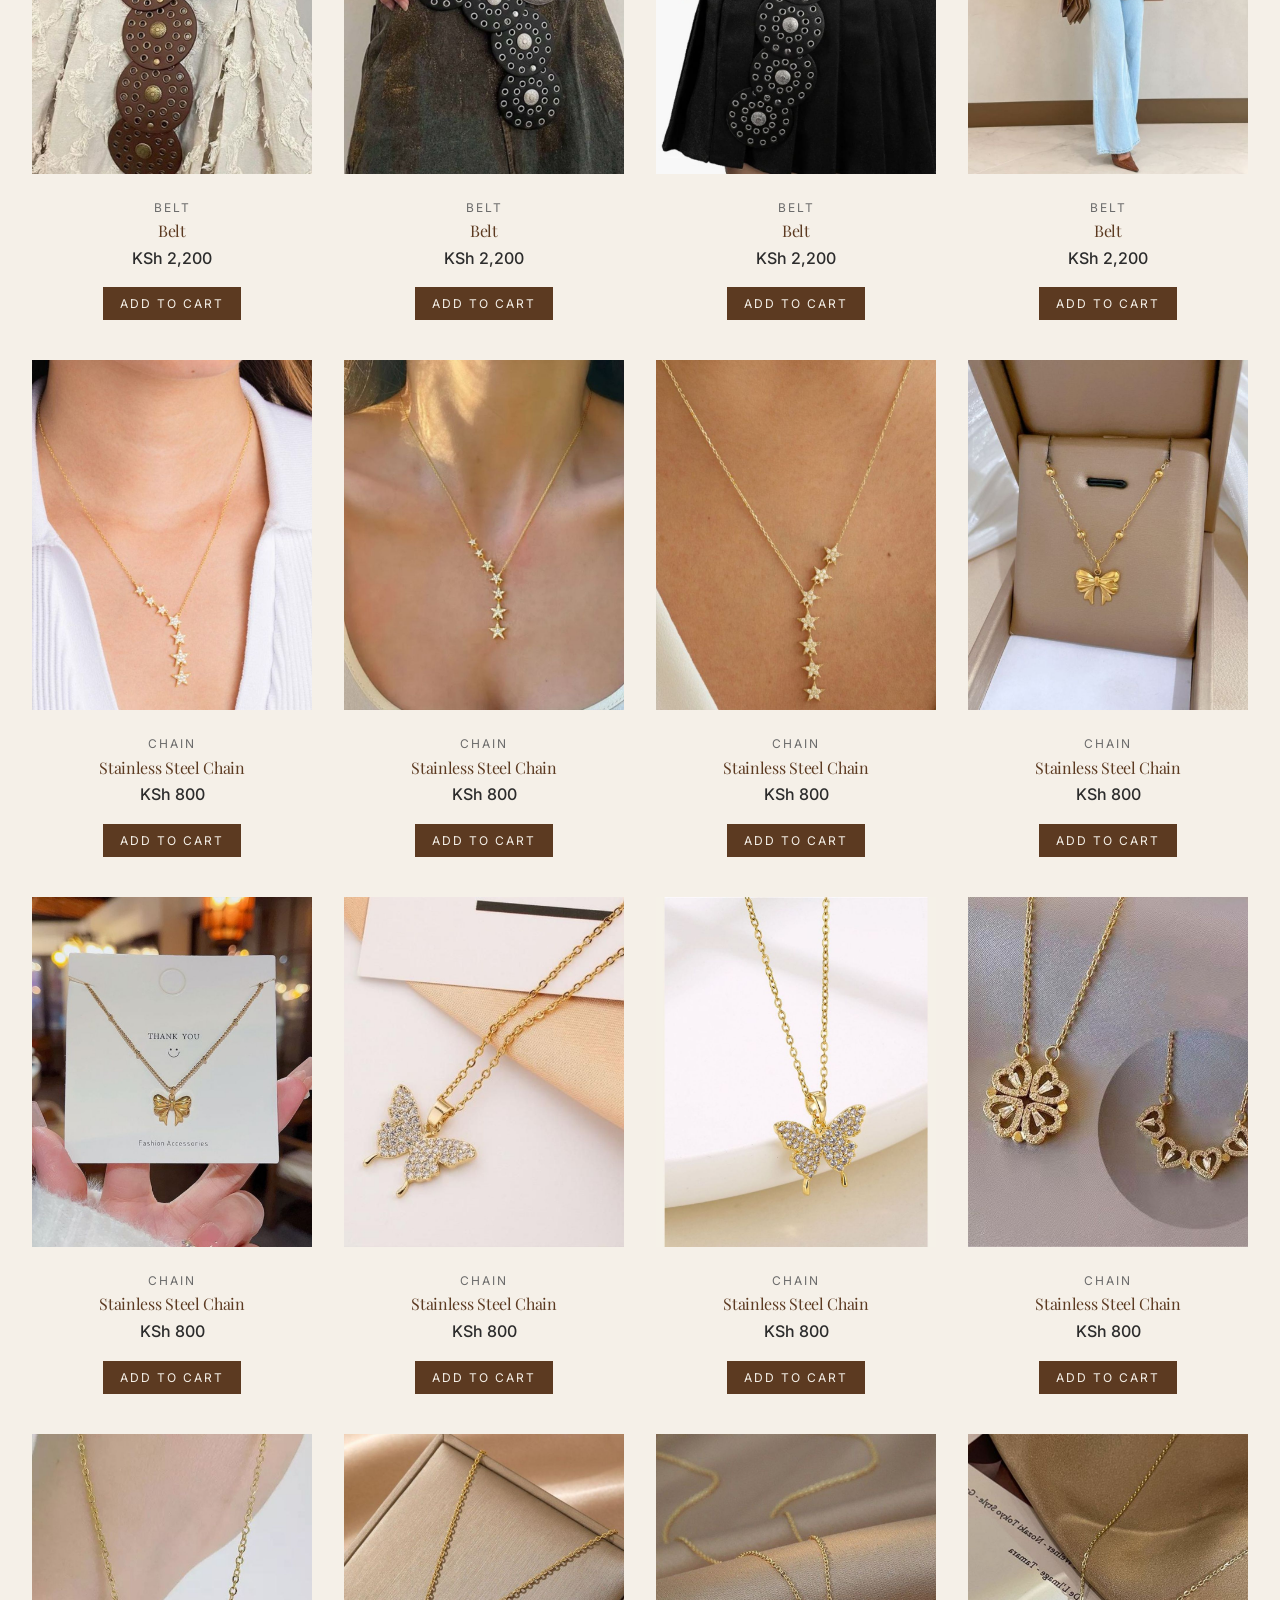
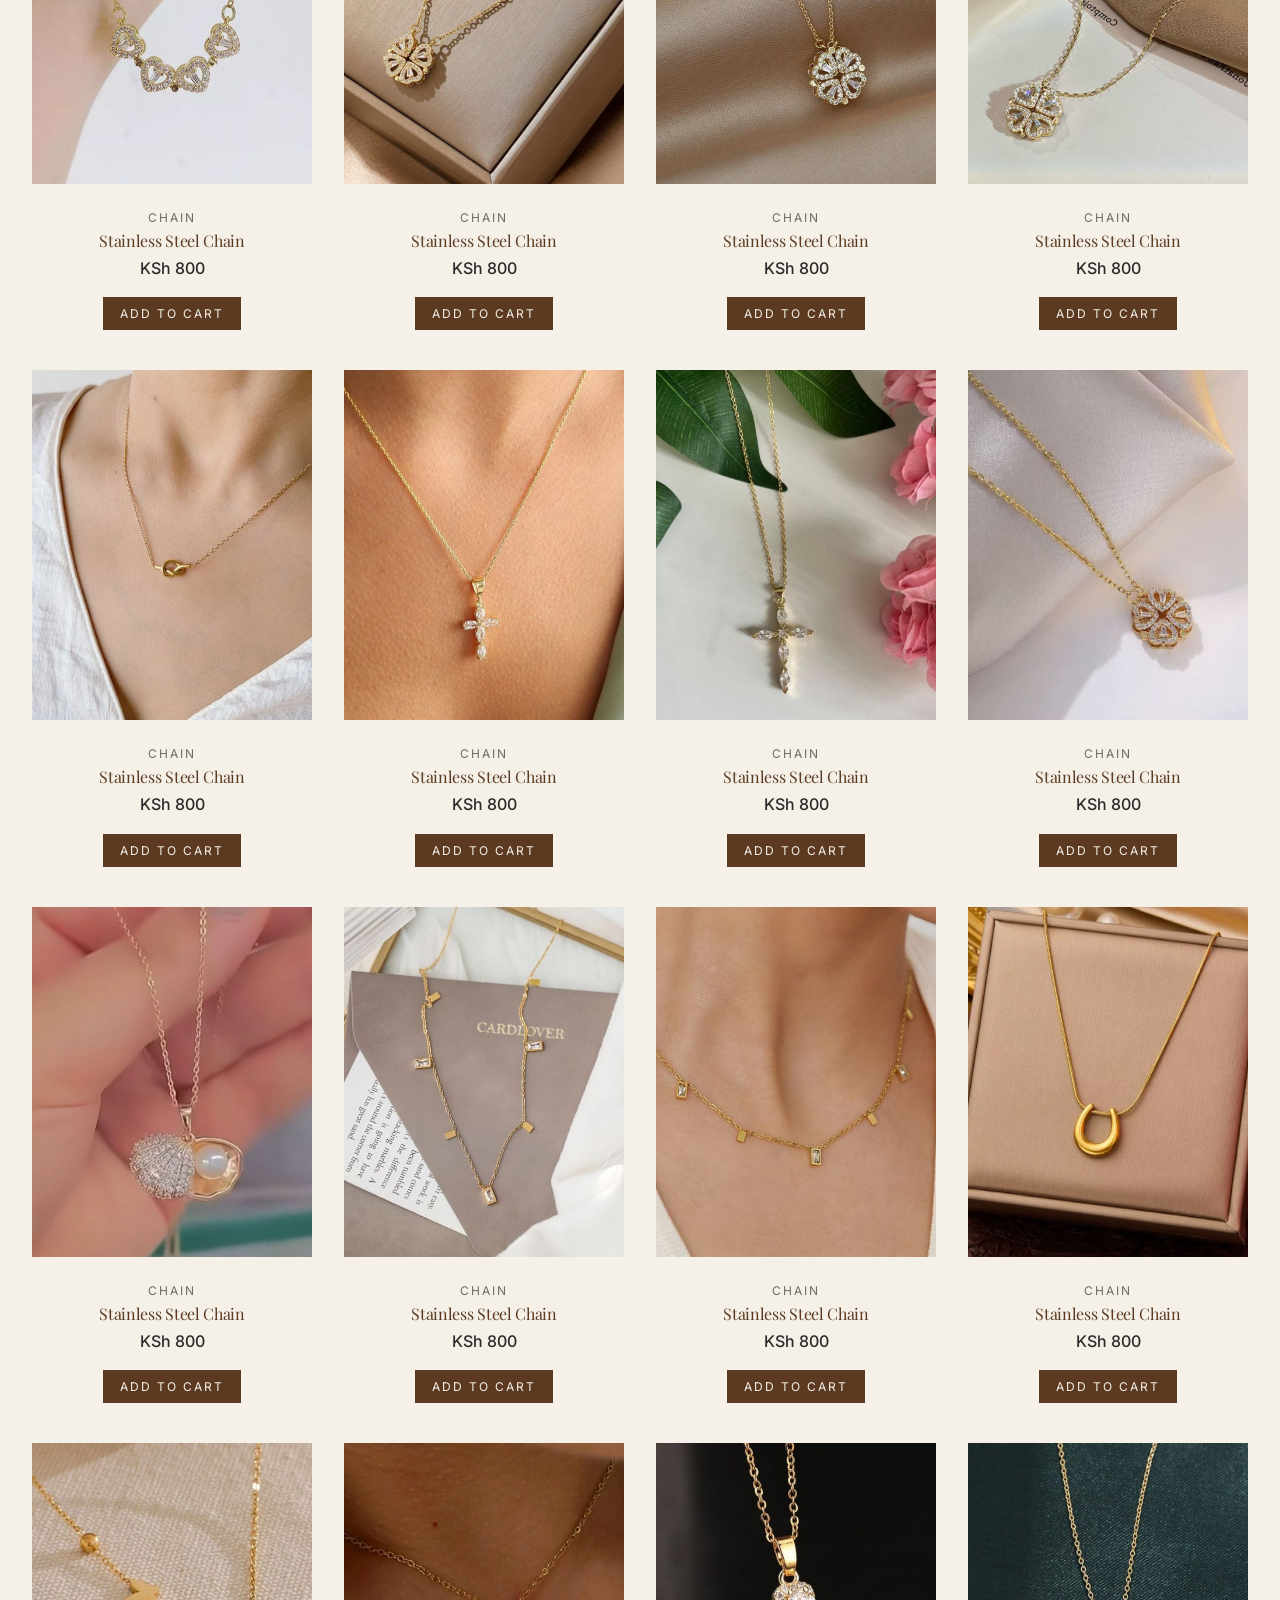
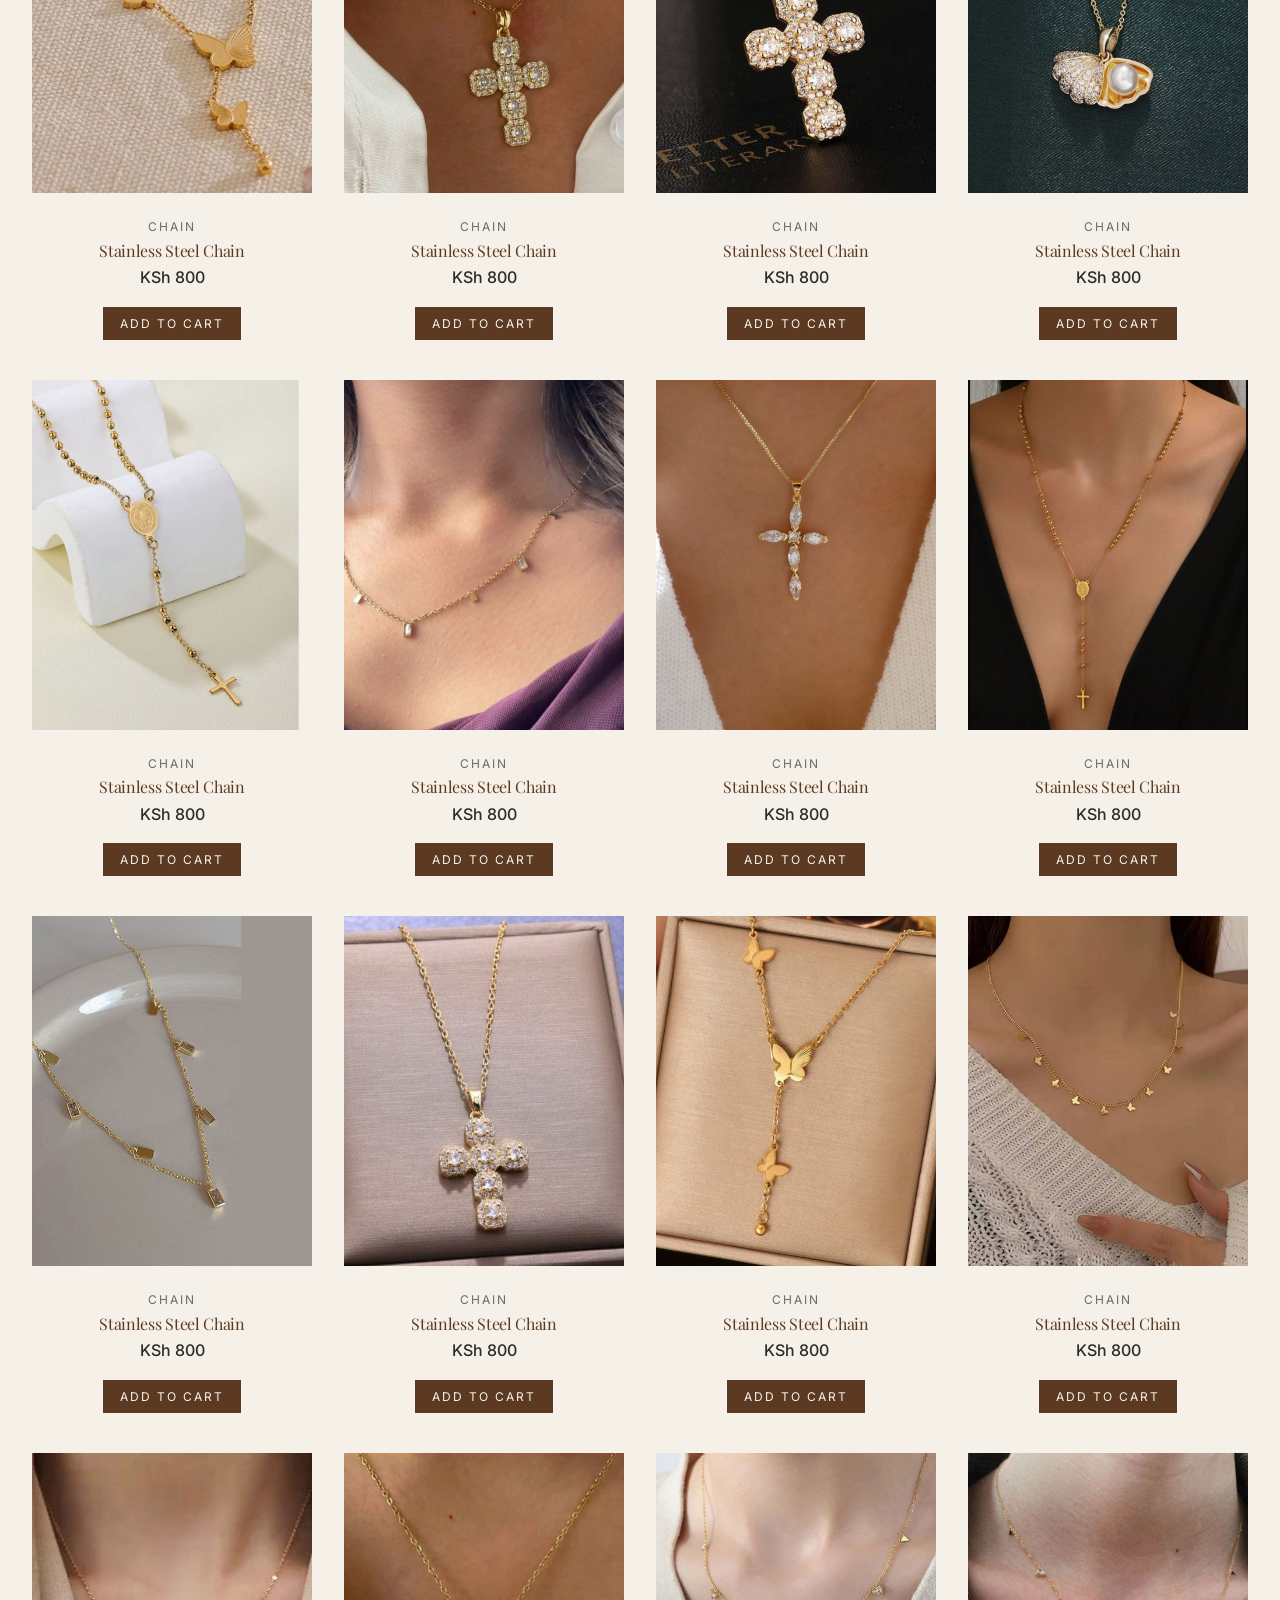
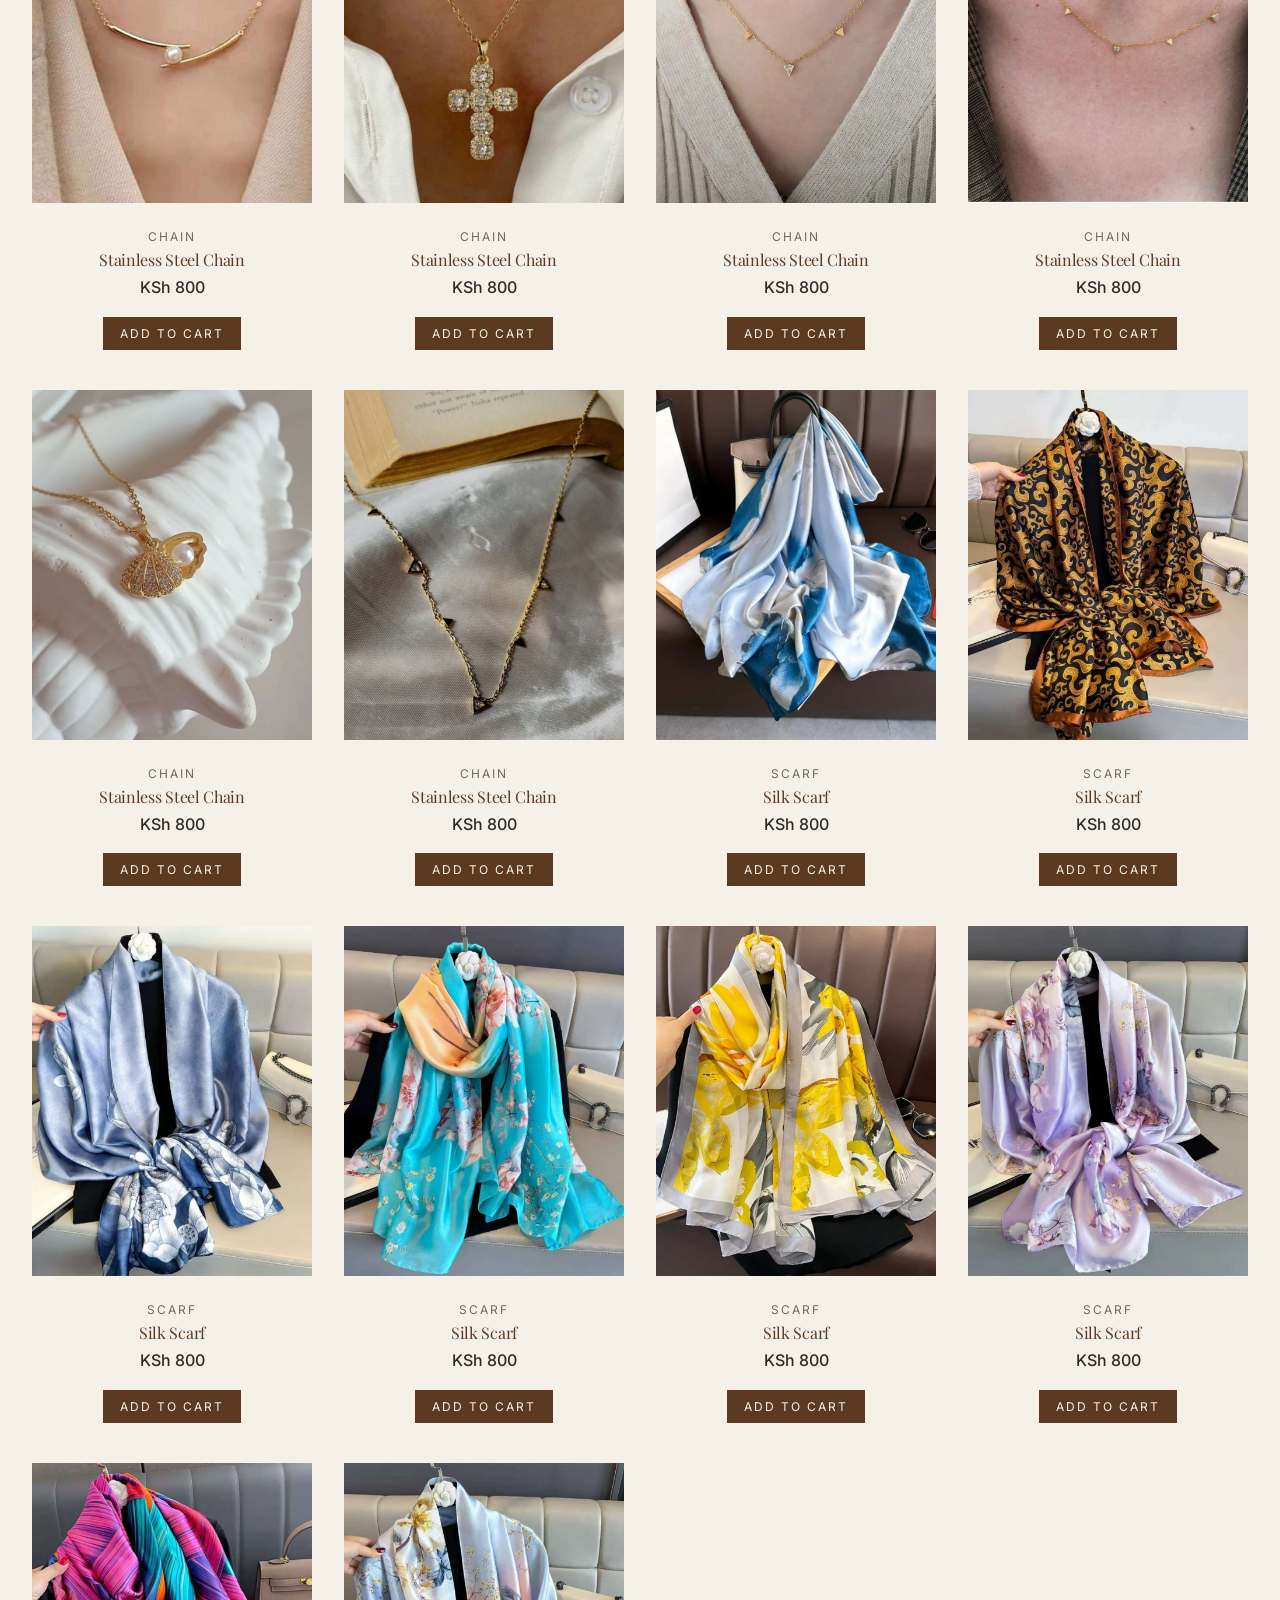
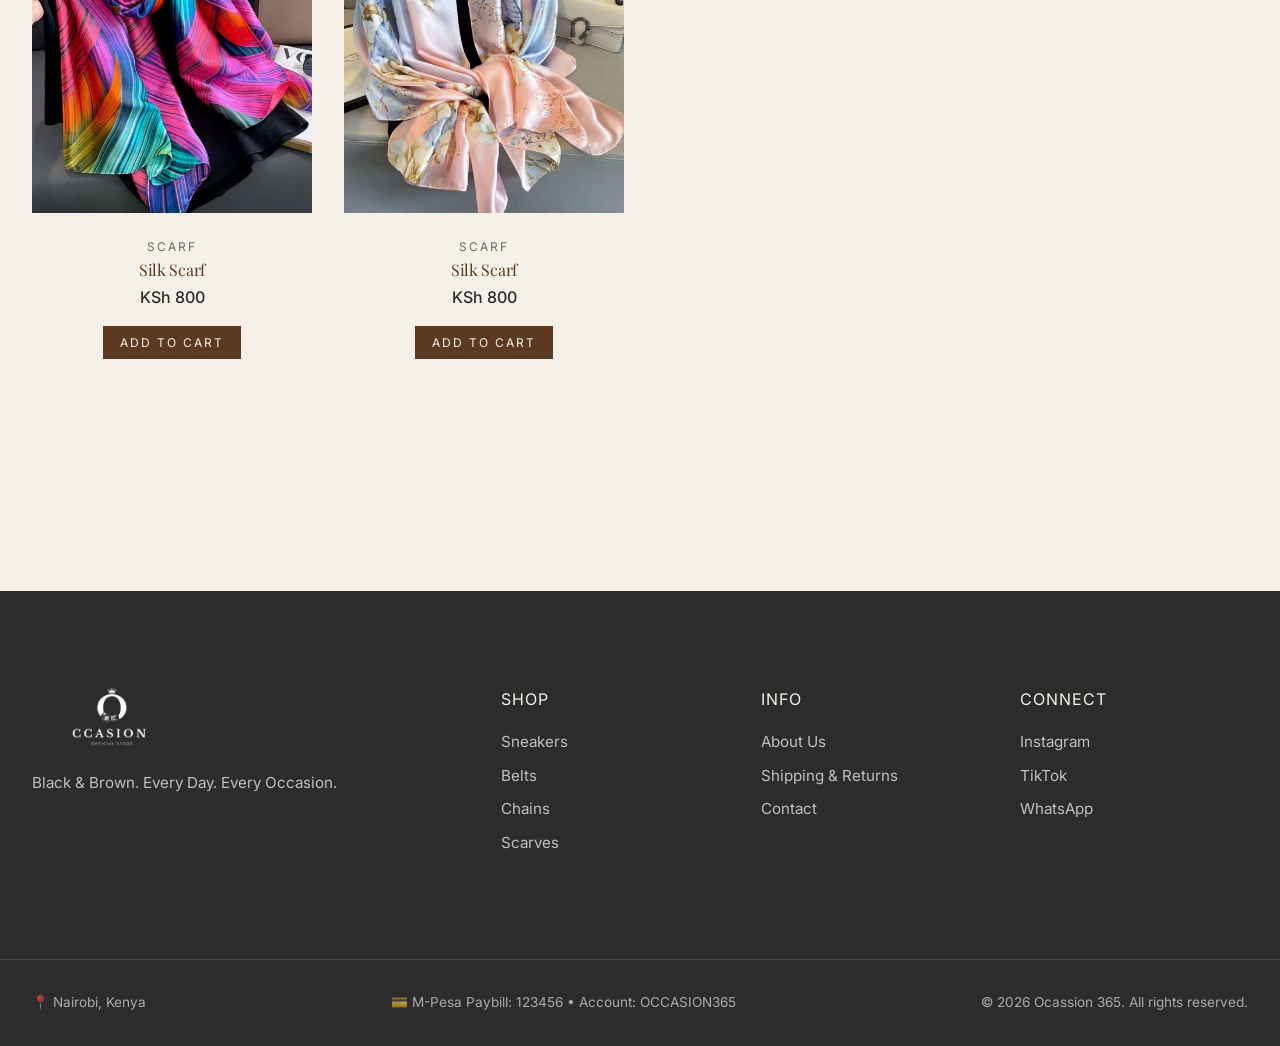
<file: shop.html>
<!DOCTYPE html>
<html lang="en">
<head>
    <meta charset="UTF-8">
    <meta name="viewport" content="width=device-width, initial-scale=1.0">
    
    <title>Shop | Ocassion 365</title>
    <meta name="description" content="Shop sneakers, belts, chains, and scarves. Black and brown essentials.">
    
    <link rel="icon" type="image/x-icon" href="images/logo/favicon.ico">
    
    <link rel="preconnect" href="https://fonts.googleapis.com">
    <link rel="preconnect" href="https://fonts.gstatic.com" crossorigin>
    <link href="https://fonts.googleapis.com/css2?family=Playfair+Display:wght@400;600&family=Inter:wght@300;400;500&display=swap" rel="stylesheet">
    
    <link rel="stylesheet" href="css/style.css">
    
    <style>
        .shop-header {
            padding: var(--spacing-lg) 0 var(--spacing-md);
            text-align: center;
        }
        
        .shop-header h1 {
            font-family: var(--font-serif);
            font-size: clamp(2.5rem, 6vw, 4rem);
            color: var(--brown);
            margin-bottom: var(--spacing-xs);
        }
        
        .shop-header p {
            color: var(--text-light);
            font-size: 1.1rem;
        }
        
        .shop-filters {
            display: flex;
            justify-content: center;
            flex-wrap: wrap;
            gap: var(--spacing-sm);
            padding: var(--spacing-md) 0;
            border-bottom: 1px solid rgba(92, 58, 33, 0.1);
            margin-bottom: var(--spacing-lg);
        }
        
        .filter-btn {
            background: none;
            border: none;
            padding: 8px 20px;
            font-family: var(--font-sans);
            font-size: 0.9rem;
            text-transform: uppercase;
            letter-spacing: 1px;
            color: var(--text-light);
            cursor: pointer;
            transition: var(--transition);
            border-radius: 30px;
        }
        
        .filter-btn:hover,
        .filter-btn.active {
            background: var(--brown);
            color: var(--cream);
        }
        
        .product-grid {
            display: grid;
            grid-template-columns: repeat(4, 1fr);
            gap: var(--spacing-md);
            padding: var(--spacing-md) 0 var(--spacing-xl);
        }
        
        .product-card {
            background: var(--cream);
            transition: var(--transition);
            cursor: pointer;
        }
        
        .product-card:hover {
            transform: translateY(-4px);
        }
        
        .product-image-wrapper {
            aspect-ratio: 4 / 5;
            overflow: hidden;
            background: var(--cream);
            display: flex;
            align-items: center;
            justify-content: center;
            position: relative;
            margin-bottom: var(--spacing-sm);
        }
        
        .product-card img {
            width: 100%;
            height: 100%;
            object-fit: cover;
            transition: transform 0.5s ease;
        }
        
        .product-card.wide-image .product-image-wrapper {
            background: var(--cream);
        }
        
        .product-card.wide-image img {
            object-fit: contain;
            padding: var(--spacing-md);
        }
        
        .product-card:hover img {
            transform: scale(1.03);
        }
        
        .product-badge {
            position: absolute;
            top: 12px;
            left: 12px;
            background: var(--brown);
            color: var(--cream);
            padding: 4px 12px;
            font-size: 0.7rem;
            text-transform: uppercase;
            letter-spacing: 1px;
            z-index: 2;
        }
        
        .product-badge.restocked {
            background: #8B6914;
        }
        
        .product-info {
            padding: var(--spacing-xs) 0;
            text-align: center;
        }
        
        .product-category {
            font-size: 0.75rem;
            text-transform: uppercase;
            letter-spacing: 2px;
            color: var(--text-light);
            margin-bottom: 4px;
        }
        
        .product-title {
            font-family: var(--font-serif);
            font-size: 1rem;
            margin-bottom: 4px;
            color: var(--brown);
            line-height: 1.3;
        }
        
        .product-sizes {
            font-size: 0.75rem;
            color: var(--text-light);
            margin-bottom: 4px;
        }
        
        .product-price {
            font-size: 1rem;
            color: var(--text-dark);
            font-weight: 500;
        }
        
        .product-actions {
            display: flex;
            gap: var(--spacing-xs);
            justify-content: center;
            margin-top: var(--spacing-sm);
        }
        
        .btn-small {
            padding: 8px 16px;
            font-size: 0.75rem;
        }
        
        .section-header {
            scroll-margin-top: 100px;
            padding-top: var(--spacing-md);
        }
        
        @media (max-width: 1024px) {
            .product-grid {
                grid-template-columns: repeat(3, 1fr);
            }
        }
        
        @media (max-width: 768px) {
            .product-grid {
                grid-template-columns: repeat(2, 1fr);
            }
        }
        
        @media (max-width: 480px) {
            .product-grid {
                grid-template-columns: 1fr;
            }
            
            .shop-filters {
                gap: var(--spacing-xs);
            }
            
            .filter-btn {
                padding: 6px 12px;
                font-size: 0.8rem;
            }
        }
    </style>
</head>
<body>
    
    <div class="announcement-bar">
        <p>Free delivery in Nairobi on orders over KSh 7,500 • Pay with M-Pesa</p>
    </div>
    
    <header class="site-header">
        <div class="header-container">
            
            <button class="mobile-menu-toggle" aria-label="Menu">
                <img src="images/logo/crowned-o-icon.png" alt="Menu" width="32" height="32">
            </button>
            
            <div class="logo-wrapper">
                <a href="index.html" class="logo">
                    <img src="images/logo/ocassion-logo-full.png" alt="Ocassion 365">
                </a>
            </div>
            
            <nav class="main-nav">
                <ul>
                    <li><a href="shop.html">Shop</a></li>
                    <li><a href="shop.html#sneakers">Sneakers</a></li>
                    <li><a href="shop.html#belts">Belts</a></li>
                    <li><a href="shop.html#chains">Chains</a></li>
                    <li><a href="shop.html#scarves">Scarves</a></li>
                </ul>
            </nav>
            
            <div class="header-actions">
                <a href="#" class="cart-icon" aria-label="Cart">
                    <span class="cart-count">0</span>
                </a>
                <a href="contact.html" class="contact-link">Contact</a>
            </div>
            
        </div>
    </header>
    
    <div class="mobile-menu">
        <button class="mobile-menu-close" aria-label="Close menu">✕</button>
        <ul>
            <li><a href="shop.html">Shop All</a></li>
            <li><a href="shop.html#sneakers">Sneakers</a></li>
            <li><a href="shop.html#belts">Belts</a></li>
            <li><a href="shop.html#chains">Chains</a></li>
            <li><a href="shop.html#scarves">Scarves</a></li>
            <li><a href="lookbook.html">Lookbook</a></li>
            <li><a href="about.html">About</a></li>
            <li><a href="contact.html">Contact</a></li>
        </ul>
    </div>
    
    <main>
        
        <section class="shop-header">
            <div class="container">
                <h1>Shop All</h1>
                <p>Black & Brown Essentials</p>
            </div>
        </section>
        
        <div class="container">
            <div class="shop-filters">
                <button class="filter-btn active" data-filter="all">All</button>
                <button class="filter-btn" data-filter="sneakers">Sneakers</button>
                <button class="filter-btn" data-filter="belts">Belts</button>
                <button class="filter-btn" data-filter="chains">Chains</button>
                <button class="filter-btn" data-filter="scarves">Scarves</button>
            </div>
        </div>
        
        <div class="container">
            <div class="product-grid" id="productGrid">
                
                <!-- ============ SNEAKERS ============ -->
                
                <div class="product-card" data-category="sneakers">
                    <div class="product-image-wrapper">
                        <img src="images/products/sneaker-1.jpg" alt="Jordan 1 Low Black Patent Elephant" loading="lazy">
                    </div>
                    <div class="product-info">
                        <div class="product-category">Sneakers</div>
                        <h3 class="product-title">Jordan 1 Low Black Patent Elephant</h3>
                        <div class="product-sizes">Sizes: 38–45</div>
                        <div class="product-price">KSh 3,100</div>
                        <div class="product-actions">
                            <button class="btn btn-primary btn-small add-to-cart" data-product="Jordan 1 Low Black Patent Elephant" data-price="3100">Add to Cart</button>
                        </div>
                    </div>
                </div>
                
                <div class="product-card" data-category="sneakers">
                    <div class="product-image-wrapper">
                        <img src="images/products/sneaker-2.jpg" alt="Air Jordan 1 Low Panda" loading="lazy">
                    </div>
                    <div class="product-info">
                        <div class="product-category">Sneakers</div>
                        <h3 class="product-title">Air Jordan 1 Low Panda</h3>
                        <div class="product-sizes">Sizes: 38–45</div>
                        <div class="product-price">KSh 3,100</div>
                        <div class="product-actions">
                            <button class="btn btn-primary btn-small add-to-cart" data-product="Air Jordan 1 Low Panda" data-price="3100">Add to Cart</button>
                        </div>
                    </div>
                </div>
                
                <div class="product-card" data-category="sneakers">
                    <div class="product-image-wrapper">
                        <img src="images/products/sneaker-3.jpg" alt="Jordan 1 Low Wolf Grey" loading="lazy">
                    </div>
                    <div class="product-info">
                        <div class="product-category">Sneakers</div>
                        <h3 class="product-title">Jordan 1 Low Wolf Grey</h3>
                        <div class="product-sizes">Sizes: 38–45</div>
                        <div class="product-price">KSh 3,100</div>
                        <div class="product-actions">
                            <button class="btn btn-primary btn-small add-to-cart" data-product="Jordan 1 Low Wolf Grey" data-price="3100">Add to Cart</button>
                        </div>
                    </div>
                </div>
                
                <div class="product-card" data-category="sneakers">
                    <div class="product-image-wrapper">
                        <img src="images/products/sneaker-4.jpg" alt="Jordan 1 Low SE Denim Sequin" loading="lazy">
                    </div>
                    <div class="product-info">
                        <div class="product-category">Sneakers</div>
                        <h3 class="product-title">Jordan 1 Low SE "Denim Sequin"</h3>
                        <div class="product-sizes">Sizes: 38–45</div>
                        <div class="product-price">KSh 3,100</div>
                        <div class="product-actions">
                            <button class="btn btn-primary btn-small add-to-cart" data-product="Jordan 1 Low SE Denim Sequin" data-price="3100">Add to Cart</button>
                        </div>
                    </div>
                </div>
                
                <div class="product-card" data-category="sneakers">
                    <div class="product-image-wrapper">
                        <img src="images/products/sneaker-5.jpg" alt="Jordan 1 Low Pink Foam" loading="lazy">
                    </div>
                    <div class="product-info">
                        <div class="product-category">Sneakers</div>
                        <h3 class="product-title">Jordan 1 Low Pink Foam</h3>
                        <div class="product-sizes">Sizes: 36–41</div>
                        <div class="product-price">KSh 3,100</div>
                        <div class="product-actions">
                            <button class="btn btn-primary btn-small add-to-cart" data-product="Jordan 1 Low Pink Foam" data-price="3100">Add to Cart</button>
                        </div>
                    </div>
                </div>
                
                <div class="product-card" data-category="sneakers">
                    <div class="product-image-wrapper">
                        <img src="images/products/sneaker-6.jpg" alt="Jordan 3 Retro Valentine's Day" loading="lazy">
                    </div>
                    <div class="product-info">
                        <div class="product-category">Sneakers</div>
                        <h3 class="product-title">Jordan 3 Retro "Valentine's Day"</h3>
                        <div class="product-sizes">Sizes: 36–41</div>
                        <div class="product-price">KSh 3,100</div>
                        <div class="product-actions">
                            <button class="btn btn-primary btn-small add-to-cart" data-product="Jordan 3 Retro Valentine's Day" data-price="3100">Add to Cart</button>
                        </div>
                    </div>
                </div>
                
                <div class="product-card" data-category="sneakers">
                    <div class="product-image-wrapper">
                        <img src="images/products/sneaker-7.jpg" alt="Jordan 3 Patchwork" loading="lazy">
                    </div>
                    <div class="product-info">
                        <div class="product-category">Sneakers</div>
                        <h3 class="product-title">Jordan 3 "Patchwork"</h3>
                        <div class="product-sizes">Sizes: 36–45</div>
                        <div class="product-price">KSh 3,100</div>
                        <div class="product-actions">
                            <button class="btn btn-primary btn-small add-to-cart" data-product="Jordan 3 Patchwork" data-price="3100">Add to Cart</button>
                        </div>
                    </div>
                </div>
                
                <div class="product-card" data-category="sneakers">
                    <div class="product-image-wrapper">
                        <img src="images/products/sneaker-8.jpg" alt="Jordan 3 Retro Year of the Tiger" loading="lazy">
                    </div>
                    <div class="product-info">
                        <div class="product-category">Sneakers</div>
                        <h3 class="product-title">Jordan 3 Retro "Year of the Tiger"</h3>
                        <div class="product-sizes">Sizes: 38–45</div>
                        <div class="product-price">KSh 3,100</div>
                        <div class="product-actions">
                            <button class="btn btn-primary btn-small add-to-cart" data-product="Jordan 3 Retro Year of the Tiger" data-price="3100">Add to Cart</button>
                        </div>
                    </div>
                </div>
                
                <div class="product-card" data-category="sneakers">
                    <div class="product-image-wrapper">
                        <img src="images/products/sneaker-9.jpg" alt="Jordan 3 Retro Black Cat" loading="lazy">
                    </div>
                    <div class="product-info">
                        <div class="product-category">Sneakers</div>
                        <h3 class="product-title">Jordan 3 Retro 'Black Cat'</h3>
                        <div class="product-sizes">Sizes: 36–45</div>
                        <div class="product-price">KSh 3,100</div>
                        <div class="product-actions">
                            <button class="btn btn-primary btn-small add-to-cart" data-product="Jordan 3 Retro Black Cat" data-price="3100">Add to Cart</button>
                        </div>
                    </div>
                </div>
                
                <div class="product-card" data-category="sneakers">
                    <div class="product-image-wrapper">
                        <img src="images/products/sneaker-10.jpg" alt="AirMax Purple Camo" loading="lazy">
                    </div>
                    <div class="product-info">
                        <div class="product-category">Sneakers</div>
                        <h3 class="product-title">AirMax "Purple Camo"</h3>
                        <div class="product-sizes">Sizes: 40–45</div>
                        <div class="product-price">KSh 3,300</div>
                        <div class="product-actions">
                            <button class="btn btn-primary btn-small add-to-cart" data-product="AirMax Purple Camo" data-price="3300">Add to Cart</button>
                        </div>
                    </div>
                </div>
                
                <div class="product-card" data-category="sneakers">
                    <div class="product-image-wrapper">
                        <img src="images/products/sneaker-11.jpg" alt="AirMax 95 Olive Green" loading="lazy">
                    </div>
                    <div class="product-info">
                        <div class="product-category">Sneakers</div>
                        <h3 class="product-title">AirMax 95 "Olive Green"</h3>
                        <div class="product-sizes">Sizes: 40–45</div>
                        <div class="product-price">KSh 3,300</div>
                        <div class="product-actions">
                            <button class="btn btn-primary btn-small add-to-cart" data-product="AirMax 95 Olive Green" data-price="3300">Add to Cart</button>
                        </div>
                    </div>
                </div>
                
                <div class="product-card" data-category="sneakers">
                    <div class="product-image-wrapper">
                        <img src="images/products/sneaker-12.jpg" alt="AirMax 90" loading="lazy">
                    </div>
                    <div class="product-info">
                        <div class="product-category">Sneakers</div>
                        <h3 class="product-title">AirMax 90</h3>
                        <div class="product-sizes">Sizes: 38–45</div>
                        <div class="product-price">KSh 3,000</div>
                        <div class="product-actions">
                            <button class="btn btn-primary btn-small add-to-cart" data-product="AirMax 90" data-price="3000">Add to Cart</button>
                        </div>
                    </div>
                </div>
                
                <div class="product-card" data-category="sneakers">
                    <div class="product-image-wrapper">
                        <img src="images/products/sneaker-13.jpg" alt="Nike AirMax 95/97 Ducks Of a Feather Storm" loading="lazy">
                    </div>
                    <div class="product-info">
                        <div class="product-category">Sneakers</div>
                        <h3 class="product-title">Nike AirMax 95/97 Ducks Of a Feather "Storm"</h3>
                        <div class="product-sizes">Sizes: 40–45</div>
                        <div class="product-price">KSh 3,300</div>
                        <div class="product-actions">
                            <button class="btn btn-primary btn-small add-to-cart" data-product="Nike AirMax 95/97 Ducks Of a Feather Storm" data-price="3300">Add to Cart</button>
                        </div>
                    </div>
                </div>
                
                <div class="product-card" data-category="sneakers">
                    <div class="product-image-wrapper">
                        <img src="images/products/sneaker-14.jpg" alt="Air Max 95/97 Ducks of a Feather" loading="lazy">
                    </div>
                    <div class="product-info">
                        <div class="product-category">Sneakers</div>
                        <h3 class="product-title">Air Max 95/97 Ducks of a Feather</h3>
                        <div class="product-sizes">Sizes: 40, 41, 42, 44, 45</div>
                        <div class="product-price">KSh 3,300</div>
                        <div class="product-actions">
                            <button class="btn btn-primary btn-small add-to-cart" data-product="Air Max 95/97 Ducks of a Feather" data-price="3300">Add to Cart</button>
                        </div>
                    </div>
                </div>
                
                <div class="product-card" data-category="sneakers">
                    <div class="product-image-wrapper">
                        <span class="product-badge restocked">Restocked</span>
                        <img src="images/products/sneaker-15.jpg" alt="Nike Air Max 97 Olive" loading="lazy">
                    </div>
                    <div class="product-info">
                        <div class="product-category">Sneakers</div>
                        <h3 class="product-title">Nike Air Max 97 "Olive"</h3>
                        <div class="product-sizes">Sizes: 40, 45</div>
                        <div class="product-price">KSh 3,100</div>
                        <div class="product-actions">
                            <button class="btn btn-primary btn-small add-to-cart" data-product="Nike Air Max 97 Olive" data-price="3100">Add to Cart</button>
                        </div>
                    </div>
                </div>
                
                <div class="product-card" data-category="sneakers">
                    <div class="product-image-wrapper">
                        <img src="images/products/sneaker-16.jpg" alt="AirMax 97" loading="lazy">
                    </div>
                    <div class="product-info">
                        <div class="product-category">Sneakers</div>
                        <h3 class="product-title">AirMax 97</h3>
                        <div class="product-sizes">Sizes: 40–45</div>
                        <div class="product-price">KSh 3,100</div>
                        <div class="product-actions">
                            <button class="btn btn-primary btn-small add-to-cart" data-product="AirMax 97" data-price="3100">Add to Cart</button>
                        </div>
                    </div>
                </div>
                
                <div class="product-card" data-category="sneakers">
                    <div class="product-image-wrapper">
                        <img src="images/products/sneaker-17a.jpg" alt="Nike Air Max Plus" loading="lazy">
                    </div>
                    <div class="product-info">
                        <div class="product-category">Sneakers</div>
                        <h3 class="product-title">Nike Air Max Plus</h3>
                        <div class="product-sizes">Sizes: 40–45</div>
                        <div class="product-price">KSh 3,300</div>
                        <div class="product-actions">
                            <button class="btn btn-primary btn-small add-to-cart" data-product="Nike Air Max Plus" data-price="3300">Add to Cart</button>
                        </div>
                    </div>
                </div>
                
                <div class="product-card" data-category="sneakers">
                    <div class="product-image-wrapper">
                        <img src="images/products/sneaker-18.jpg" alt="TN" loading="lazy">
                    </div>
                    <div class="product-info">
                        <div class="product-category">Sneakers</div>
                        <h3 class="product-title">TN</h3>
                        <div class="product-sizes">Sizes: 40–45</div>
                        <div class="product-price">KSh 3,100</div>
                        <div class="product-actions">
                            <button class="btn btn-primary btn-small add-to-cart" data-product="TN" data-price="3100">Add to Cart</button>
                        </div>
                    </div>
                </div>
                
                <div class="product-card" data-category="sneakers">
                    <div class="product-image-wrapper">
                        <img src="images/products/sneaker-19.jpg" alt="Nike TN Thermoactive" loading="lazy">
                    </div>
                    <div class="product-info">
                        <div class="product-category">Sneakers</div>
                        <h3 class="product-title">Nike TN Thermoactive</h3>
                        <div class="product-sizes">Sizes: 40–45</div>
                        <div class="product-price">KSh 3,300</div>
                        <div class="product-actions">
                            <button class="btn btn-primary btn-small add-to-cart" data-product="Nike TN Thermoactive" data-price="3300">Add to Cart</button>
                        </div>
                    </div>
                </div>
                
                <div class="product-card" data-category="sneakers">
                    <div class="product-image-wrapper">
                        <img src="images/products/sneaker-20a.jpg" alt="Puma Suede" loading="lazy">
                    </div>
                    <div class="product-info">
                        <div class="product-category">Sneakers</div>
                        <h3 class="product-title">Puma Suede</h3>
                        <div class="product-sizes">Sizes: 40–45</div>
                        <div class="product-price">KSh 3,000</div>
                        <div class="product-actions">
                            <button class="btn btn-primary btn-small add-to-cart" data-product="Puma Suede" data-price="3000">Add to Cart</button>
                        </div>
                    </div>
                </div>
                
                <div class="product-card" data-category="sneakers">
                    <div class="product-image-wrapper">
                        <img src="images/products/sneaker-21.jpg" alt="New Balance 740" loading="lazy">
                    </div>
                    <div class="product-info">
                        <div class="product-category">Sneakers</div>
                        <h3 class="product-title">New Balance 740</h3>
                        <div class="product-sizes">Sizes: 36, 39, 40, 41, 42, 45</div>
                        <div class="product-price">KSh 3,100</div>
                        <div class="product-actions">
                            <button class="btn btn-primary btn-small add-to-cart" data-product="New Balance 740" data-price="3100">Add to Cart</button>
                        </div>
                    </div>
                </div>
                
                <div class="product-card" data-category="sneakers">
                    <div class="product-image-wrapper">
                        <img src="images/products/sneaker-22.jpg" alt="New Balance 9060" loading="lazy">
                    </div>
                    <div class="product-info">
                        <div class="product-category">Sneakers</div>
                        <h3 class="product-title">New Balance 9060</h3>
                        <div class="product-sizes">Sizes: 38–45</div>
                        <div class="product-price">KSh 3,500</div>
                        <div class="product-actions">
                            <button class="btn btn-primary btn-small add-to-cart" data-product="New Balance 9060" data-price="3500">Add to Cart</button>
                        </div>
                    </div>
                </div>
                
                <div class="product-card" data-category="sneakers">
                    <div class="product-image-wrapper">
                        <img src="images/products/sneaker-23.jpg" alt="New Balance 1000" loading="lazy">
                    </div>
                    <div class="product-info">
                        <div class="product-category">Sneakers</div>
                        <h3 class="product-title">New Balance 1000</h3>
                        <div class="product-sizes">Sizes: 38–45</div>
                        <div class="product-price">KSh 3,500</div>
                        <div class="product-actions">
                            <button class="btn btn-primary btn-small add-to-cart" data-product="New Balance 1000" data-price="3500">Add to Cart</button>
                        </div>
                    </div>
                </div>
                
                <div class="product-card" data-category="sneakers">
                    <div class="product-image-wrapper">
                        <img src="images/products/sneaker-24.jpg" alt="New Balance 1000" loading="lazy">
                    </div>
                    <div class="product-info">
                        <div class="product-category">Sneakers</div>
                        <h3 class="product-title">New Balance 1000</h3>
                        <div class="product-sizes">Sizes: 36–41</div>
                        <div class="product-price">KSh 3,500</div>
                        <div class="product-actions">
                            <button class="btn btn-primary btn-small add-to-cart" data-product="New Balance 1000" data-price="3500">Add to Cart</button>
                        </div>
                    </div>
                </div>
                
                <div class="product-card" data-category="sneakers">
                    <div class="product-image-wrapper">
                        <img src="images/products/sneaker-25.jpg" alt="New Balance 1000" loading="lazy">
                    </div>
                    <div class="product-info">
                        <div class="product-category">Sneakers</div>
                        <h3 class="product-title">New Balance 1000</h3>
                        <div class="product-sizes">Sizes: 38–45</div>
                        <div class="product-price">KSh 3,500</div>
                        <div class="product-actions">
                            <button class="btn btn-primary btn-small add-to-cart" data-product="New Balance 1000" data-price="3500">Add to Cart</button>
                        </div>
                    </div>
                </div>
                
                <div class="product-card" data-category="sneakers">
                    <div class="product-image-wrapper">
                        <img src="images/products/sneaker-26.jpg" alt="Air Jordan 4RM Pink Oxford" loading="lazy">
                    </div>
                    <div class="product-info">
                        <div class="product-category">Sneakers</div>
                        <h3 class="product-title">Air Jordan 4RM "Pink Oxford"</h3>
                        <div class="product-sizes">Sizes: 36–41</div>
                        <div class="product-price">KSh 3,300</div>
                        <div class="product-actions">
                            <button class="btn btn-primary btn-small add-to-cart" data-product="Air Jordan 4RM Pink Oxford" data-price="3300">Add to Cart</button>
                        </div>
                    </div>
                </div>
                
                <div class="product-card" data-category="sneakers">
                    <div class="product-image-wrapper">
                        <img src="images/products/sneaker-27.jpg" alt="Air Jordan Nigel 4 RM" loading="lazy">
                    </div>
                    <div class="product-info">
                        <div class="product-category">Sneakers</div>
                        <h3 class="product-title">Air Jordan Nigel 4 RM</h3>
                        <div class="product-sizes">Sizes: 40–45</div>
                        <div class="product-price">KSh 3,300</div>
                        <div class="product-actions">
                            <button class="btn btn-primary btn-small add-to-cart" data-product="Air Jordan Nigel 4 RM" data-price="3300">Add to Cart</button>
                        </div>
                    </div>
                </div>
                
                <div class="product-card" data-category="sneakers">
                    <div class="product-image-wrapper">
                        <img src="images/products/sneaker-28.jpg" alt="AirMax 95 Sketch" loading="lazy">
                    </div>
                    <div class="product-info">
                        <div class="product-category">Sneakers</div>
                        <h3 class="product-title">AirMax 95 "Sketch"</h3>
                        <div class="product-sizes">Sizes: 40–45</div>
                        <div class="product-price">KSh 3,300</div>
                        <div class="product-actions">
                            <button class="btn btn-primary btn-small add-to-cart" data-product="AirMax 95 Sketch" data-price="3300">Add to Cart</button>
                        </div>
                    </div>
                </div>
                
                <div class="product-card" data-category="sneakers">
                    <div class="product-image-wrapper">
                        <img src="images/products/sneaker-29.jpg" alt="AirMax 95 Triple White" loading="lazy">
                    </div>
                    <div class="product-info">
                        <div class="product-category">Sneakers</div>
                        <h3 class="product-title">AirMax 95 "Triple White"</h3>
                        <div class="product-sizes">Sizes: 40–45</div>
                        <div class="product-price">KSh 3,300</div>
                        <div class="product-actions">
                            <button class="btn btn-primary btn-small add-to-cart" data-product="AirMax 95 Triple White" data-price="3300">Add to Cart</button>
                        </div>
                    </div>
                </div>
                
                <div class="product-card" data-category="sneakers">
                    <div class="product-image-wrapper">
                        <img src="images/products/sneaker-30.jpg" alt="Nike AirMax 95 Orange Camo" loading="lazy">
                    </div>
                    <div class="product-info">
                        <div class="product-category">Sneakers</div>
                        <h3 class="product-title">Nike AirMax 95 "Orange Camo"</h3>
                        <div class="product-sizes">Sizes: 40–45</div>
                        <div class="product-price">KSh 3,300</div>
                        <div class="product-actions">
                            <button class="btn btn-primary btn-small add-to-cart" data-product="Nike AirMax 95 Orange Camo" data-price="3300">Add to Cart</button>
                        </div>
                    </div>
                </div>
                
                <div class="product-card" data-category="sneakers">
                    <div class="product-image-wrapper">
                        <img src="images/products/sneaker-31.jpg" alt="Air Max 95/97 Ducks of a Feather" loading="lazy">
                    </div>
                    <div class="product-info">
                        <div class="product-category">Sneakers</div>
                        <h3 class="product-title">Air Max 95/97 Ducks of a Feather</h3>
                        <div class="product-sizes">Sizes: 40, 41, 42, 44, 45</div>
                        <div class="product-price">KSh 3,300</div>
                        <div class="product-actions">
                            <button class="btn btn-primary btn-small add-to-cart" data-product="Air Max 95/97 Ducks of a Feather" data-price="3300">Add to Cart</button>
                        </div>
                    </div>
                </div>
                
                <div class="product-card" data-category="sneakers">
                    <div class="product-image-wrapper">
                        <img src="images/products/sneaker-32.jpg" alt="Nike Air Force Valentine's Day" loading="lazy">
                    </div>
                    <div class="product-info">
                        <div class="product-category">Sneakers</div>
                        <h3 class="product-title">Nike Air Force Valentine's Day</h3>
                        <div class="product-sizes">Sizes: 36–41</div>
                        <div class="product-price">KSh 3,100</div>
                        <div class="product-actions">
                            <button class="btn btn-primary btn-small add-to-cart" data-product="Nike Air Force Valentine's Day" data-price="3100">Add to Cart</button>
                        </div>
                    </div>
                </div>
                
                <div class="product-card" data-category="sneakers">
                    <div class="product-image-wrapper">
                        <img src="images/products/sneaker-33.jpg" alt="Air Force Customised LV" loading="lazy">
                    </div>
                    <div class="product-info">
                        <div class="product-category">Sneakers</div>
                        <h3 class="product-title">Air Force Customised LV</h3>
                        <div class="product-sizes">Sizes: 40–45</div>
                        <div class="product-price">KSh 3,100</div>
                        <div class="product-actions">
                            <button class="btn btn-primary btn-small add-to-cart" data-product="Air Force Customised LV" data-price="3100">Add to Cart</button>
                        </div>
                    </div>
                </div>
                
                <div class="product-card" data-category="sneakers">
                    <div class="product-image-wrapper">
                        <img src="images/products/sneaker-34.jpg" alt="AF1 Chrome" loading="lazy">
                    </div>
                    <div class="product-info">
                        <div class="product-category">Sneakers</div>
                        <h3 class="product-title">AF1 Chrome</h3>
                        <div class="product-sizes">Sizes: 40–45</div>
                        <div class="product-price">KSh 3,100</div>
                        <div class="product-actions">
                            <button class="btn btn-primary btn-small add-to-cart" data-product="AF1 Chrome" data-price="3100">Add to Cart</button>
                        </div>
                    </div>
                </div>
                
                <div class="product-card" data-category="sneakers">
                    <div class="product-image-wrapper">
                        <img src="images/products/sneaker-35a.jpg" alt="Air Force 1 High-Cut" loading="lazy">
                    </div>
                    <div class="product-info">
                        <div class="product-category">Sneakers</div>
                        <h3 class="product-title">Air Force 1 High-Cut</h3>
                        <div class="product-sizes">Sizes: 36–42</div>
                        <div class="product-price">KSh 2,800</div>
                        <div class="product-actions">
                            <button class="btn btn-primary btn-small add-to-cart" data-product="Air Force 1 High-Cut" data-price="2800">Add to Cart</button>
                        </div>
                    </div>
                </div>
                
                <div class="product-card" data-category="sneakers">
                    <div class="product-image-wrapper">
                        <span class="product-badge restocked">Restocked</span>
                        <img src="images/products/sneaker-36a.jpg" alt="Adidas Samba Single Sole" loading="lazy">
                    </div>
                    <div class="product-info">
                        <div class="product-category">Sneakers</div>
                        <h3 class="product-title">Adidas Samba Single Sole</h3>
                        <div class="product-sizes">Sizes: 36–45</div>
                        <div class="product-price">KSh 2,600</div>
                        <div class="product-actions">
                            <button class="btn btn-primary btn-small add-to-cart" data-product="Adidas Samba Single Sole" data-price="2600">Add to Cart</button>
                        </div>
                    </div>
                </div>
                
                <div class="product-card" data-category="sneakers">
                    <div class="product-image-wrapper">
                        <img src="images/products/sneaker-37.jpg" alt="Dior Homme B22 Grey & Blue" loading="lazy">
                    </div>
                    <div class="product-info">
                        <div class="product-category">Sneakers</div>
                        <h3 class="product-title">Dior Homme B22 Grey & Blue</h3>
                        <div class="product-sizes">Sizes: 40–45</div>
                        <div class="product-price">KSh 3,300</div>
                        <div class="product-actions">
                            <button class="btn btn-primary btn-small add-to-cart" data-product="Dior Homme B22 Grey & Blue" data-price="3300">Add to Cart</button>
                        </div>
                    </div>
                </div>
                
                <div class="product-card" data-category="sneakers">
                    <div class="product-image-wrapper">
                        <img src="images/products/sneaker-38a.jpg" alt="Dior Homme" loading="lazy">
                    </div>
                    <div class="product-info">
                        <div class="product-category">Sneakers</div>
                        <h3 class="product-title">Dior Homme</h3>
                        <div class="product-sizes">Sizes: 40, 43, 44, 45</div>
                        <div class="product-price">KSh 3,300</div>
                        <div class="product-actions">
                            <button class="btn btn-primary btn-small add-to-cart" data-product="Dior Homme" data-price="3300">Add to Cart</button>
                        </div>
                    </div>
                </div>
                
                <div class="product-card" data-category="sneakers">
                    <div class="product-image-wrapper">
                        <img src="images/products/sneaker-39.jpg" alt="Asics" loading="lazy">
                    </div>
                    <div class="product-info">
                        <div class="product-category">Sneakers</div>
                        <h3 class="product-title">Asics</h3>
                        <div class="product-sizes">Sizes: 38–45</div>
                        <div class="product-price">KSh 3,500</div>
                        <div class="product-actions">
                            <button class="btn btn-primary btn-small add-to-cart" data-product="Asics" data-price="3500">Add to Cart</button>
                        </div>
                    </div>
                </div>
                
                <div class="product-card" data-category="sneakers">
                    <div class="product-image-wrapper">
                        <img src="images/products/sneaker-40.jpg" alt="ASICS GEL - NYC" loading="lazy">
                    </div>
                    <div class="product-info">
                        <div class="product-category">Sneakers</div>
                        <h3 class="product-title">ASICS GEL - NYC</h3>
                        <div class="product-sizes">Sizes: 36–45</div>
                        <div class="product-price">KSh 3,500</div>
                        <div class="product-actions">
                            <button class="btn btn-primary btn-small add-to-cart" data-product="ASICS GEL - NYC" data-price="3500">Add to Cart</button>
                        </div>
                    </div>
                </div>
                
                <div class="product-card" data-category="sneakers">
                    <div class="product-image-wrapper">
                        <img src="images/products/sneaker-41.jpg" alt="Air Force Customized" loading="lazy">
                    </div>
                    <div class="product-info">
                        <div class="product-category">Sneakers</div>
                        <h3 class="product-title">Air Force Customized</h3>
                        <div class="product-sizes">Sizes: 40, 41, 42, 43, 44, 45</div>
                        <div class="product-price">KSh 3,100</div>
                        <div class="product-actions">
                            <button class="btn btn-primary btn-small add-to-cart" data-product="Air Force Customized" data-price="3100">Add to Cart</button>
                        </div>
                    </div>
                </div>
                
                <div class="product-card" data-category="sneakers">
                    <div class="product-image-wrapper">
                        <img src="images/products/sneaker-42.jpg" alt="Air Force Customised" loading="lazy">
                    </div>
                    <div class="product-info">
                        <div class="product-category">Sneakers</div>
                        <h3 class="product-title">Air Force Customised</h3>
                        <div class="product-sizes">Sizes: 40–45</div>
                        <div class="product-price">KSh 3,100</div>
                        <div class="product-actions">
                            <button class="btn btn-primary btn-small add-to-cart" data-product="Air Force Customised" data-price="3100">Add to Cart</button>
                        </div>
                    </div>
                </div>
                
                <div class="product-card" data-category="sneakers">
                    <div class="product-image-wrapper">
                        <img src="images/products/sneaker-43.jpg" alt="Asics" loading="lazy">
                    </div>
                    <div class="product-info">
                        <div class="product-category">Sneakers</div>
                        <h3 class="product-title">Asics</h3>
                        <div class="product-sizes">Sizes: 38–45</div>
                        <div class="product-price">KSh 3,500</div>
                        <div class="product-actions">
                            <button class="btn btn-primary btn-small add-to-cart" data-product="Asics" data-price="3500">Add to Cart</button>
                        </div>
                    </div>
                </div>
                
                <div class="product-card" data-category="sneakers">
                    <div class="product-image-wrapper">
                        <img src="images/products/sneaker-44.jpg" alt="Dior Homme" loading="lazy">
                    </div>
                    <div class="product-info">
                        <div class="product-category">Sneakers</div>
                        <h3 class="product-title">Dior Homme</h3>
                        <div class="product-sizes">Sizes: 40, 41, 42, 43, 44, 45</div>
                        <div class="product-price">TBD</div>
                        <div class="product-actions">
                            <button class="btn btn-primary btn-small add-to-cart" data-product="Dior Homme" data-price="0">Add to Cart</button>
                        </div>
                    </div>
                </div>
                
                <div class="product-card" data-category="sneakers">
                    <div class="product-image-wrapper">
                        <img src="images/products/sneaker-45.jpg" alt="Adidas Samba Double Sole" loading="lazy">
                    </div>
                    <div class="product-info">
                        <div class="product-category">Sneakers</div>
                        <h3 class="product-title">Adidas Samba Double Sole</h3>
                        <div class="product-sizes">Sizes: 36–45</div>
                        <div class="product-price">KSh 2,800</div>
                        <div class="product-actions">
                            <button class="btn btn-primary btn-small add-to-cart" data-product="Adidas Samba Double Sole" data-price="2800">Add to Cart</button>
                        </div>
                    </div>
                </div>
                
                <div class="product-card" data-category="sneakers">
                    <div class="product-image-wrapper">
                        <span class="product-badge restocked">Restocked</span>
                        <img src="images/products/sneaker-46.jpg" alt="New Balance 530" loading="lazy">
                    </div>
                    <div class="product-info">
                        <div class="product-category">Sneakers</div>
                        <h3 class="product-title">New Balance 530</h3>
                        <div class="product-sizes">Sizes: 36–45</div>
                        <div class="product-price">KSh 3,000</div>
                        <div class="product-actions">
                            <button class="btn btn-primary btn-small add-to-cart" data-product="New Balance 530" data-price="3000">Add to Cart</button>
                        </div>
                    </div>
                </div>
                
                <div class="product-card" data-category="sneakers">
                    <div class="product-image-wrapper">
                        <img src="images/products/sneaker-47.jpg" alt="Nike Air Force Swoosh" loading="lazy">
                    </div>
                    <div class="product-info">
                        <div class="product-category">Sneakers</div>
                        <h3 class="product-title">Nike Air Force Swoosh</h3>
                        <div class="product-sizes">Sizes: 40–44</div>
                        <div class="product-price">TBD</div>
                        <div class="product-actions">
                            <button class="btn btn-primary btn-small add-to-cart" data-product="Nike Air Force Swoosh" data-price="0">Add to Cart</button>
                        </div>
                    </div>
                </div>
                
                <!-- ============ BELTS ============ -->
                
                <div class="product-card" data-category="belts">
                    <div class="product-image-wrapper">
                        <img src="images/products/belt-1.jpg" alt="Belt" loading="lazy">
                    </div>
                    <div class="product-info">
                        <div class="product-category">Belt</div>
                        <h3 class="product-title">Belt</h3>
                        <div class="product-price">KSh 2,200</div>
                        <div class="product-actions">
                            <button class="btn btn-primary btn-small add-to-cart" data-product="Belt 1" data-price="2200">Add to Cart</button>
                        </div>
                    </div>
                </div>
                
                <div class="product-card" data-category="belts">
                    <div class="product-image-wrapper">
                        <img src="images/products/belt-2.jpg" alt="Belt" loading="lazy">
                    </div>
                    <div class="product-info">
                        <div class="product-category">Belt</div>
                        <h3 class="product-title">Belt</h3>
                        <div class="product-price">KSh 2,200</div>
                        <div class="product-actions">
                            <button class="btn btn-primary btn-small add-to-cart" data-product="Belt 2" data-price="2200">Add to Cart</button>
                        </div>
                    </div>
                </div>
                
                <div class="product-card" data-category="belts">
                    <div class="product-image-wrapper">
                        <img src="images/products/belt-3.jpg" alt="Belt" loading="lazy">
                    </div>
                    <div class="product-info">
                        <div class="product-category">Belt</div>
                        <h3 class="product-title">Belt</h3>
                        <div class="product-price">KSh 2,200</div>
                        <div class="product-actions">
                            <button class="btn btn-primary btn-small add-to-cart" data-product="Belt 3" data-price="2200">Add to Cart</button>
                        </div>
                    </div>
                </div>
                
                <div class="product-card" data-category="belts">
                    <div class="product-image-wrapper">
                        <img src="images/products/belt-4.jpg" alt="Belt" loading="lazy">
                    </div>
                    <div class="product-info">
                        <div class="product-category">Belt</div>
                        <h3 class="product-title">Belt</h3>
                        <div class="product-price">KSh 2,200</div>
                        <div class="product-actions">
                            <button class="btn btn-primary btn-small add-to-cart" data-product="Belt 4" data-price="2200">Add to Cart</button>
                        </div>
                    </div>
                </div>
                
                <div class="product-card" data-category="belts">
                    <div class="product-image-wrapper">
                        <img src="images/products/belt-5.jpg" alt="Belt" loading="lazy">
                    </div>
                    <div class="product-info">
                        <div class="product-category">Belt</div>
                        <h3 class="product-title">Belt</h3>
                        <div class="product-price">KSh 2,200</div>
                        <div class="product-actions">
                            <button class="btn btn-primary btn-small add-to-cart" data-product="Belt 5" data-price="2200">Add to Cart</button>
                        </div>
                    </div>
                </div>
                
                <div class="product-card" data-category="belts">
                    <div class="product-image-wrapper">
                        <img src="images/products/belt-6.jpg" alt="Belt" loading="lazy">
                    </div>
                    <div class="product-info">
                        <div class="product-category">Belt</div>
                        <h3 class="product-title">Belt</h3>
                        <div class="product-price">KSh 2,200</div>
                        <div class="product-actions">
                            <button class="btn btn-primary btn-small add-to-cart" data-product="Belt 6" data-price="2200">Add to Cart</button>
                        </div>
                    </div>
                </div>
                
                <div class="product-card" data-category="belts">
                    <div class="product-image-wrapper">
                        <img src="images/products/belt-7.jpg" alt="Belt" loading="lazy">
                    </div>
                    <div class="product-info">
                        <div class="product-category">Belt</div>
                        <h3 class="product-title">Belt</h3>
                        <div class="product-price">KSh 2,200</div>
                        <div class="product-actions">
                            <button class="btn btn-primary btn-small add-to-cart" data-product="Belt 7" data-price="2200">Add to Cart</button>
                        </div>
                    </div>
                </div>
                
                <div class="product-card" data-category="belts">
                    <div class="product-image-wrapper">
                        <img src="images/products/belt-8.jpg" alt="Belt" loading="lazy">
                    </div>
                    <div class="product-info">
                        <div class="product-category">Belt</div>
                        <h3 class="product-title">Belt</h3>
                        <div class="product-price">KSh 2,200</div>
                        <div class="product-actions">
                            <button class="btn btn-primary btn-small add-to-cart" data-product="Belt 8" data-price="2200">Add to Cart</button>
                        </div>
                    </div>
                </div>
                
                <div class="product-card" data-category="belts">
                    <div class="product-image-wrapper">
                        <img src="images/products/belt-9.jpg" alt="Belt" loading="lazy">
                    </div>
                    <div class="product-info">
                        <div class="product-category">Belt</div>
                        <h3 class="product-title">Belt</h3>
                        <div class="product-price">KSh 2,200</div>
                        <div class="product-actions">
                            <button class="btn btn-primary btn-small add-to-cart" data-product="Belt 9" data-price="2200">Add to Cart</button>
                        </div>
                    </div>
                </div>
                
                <!-- ============ CHAINS ============ -->
                
                <div class="product-card" data-category="chains">
                    <div class="product-image-wrapper">
                        <img src="images/products/chain-1.jpg" alt="Stainless Steel Chain" loading="lazy">
                    </div>
                    <div class="product-info">
                        <div class="product-category">Chain</div>
                        <h3 class="product-title">Stainless Steel Chain</h3>
                        <div class="product-price">KSh 800</div>
                        <div class="product-actions">
                            <button class="btn btn-primary btn-small add-to-cart" data-product="Chain 1" data-price="800">Add to Cart</button>
                        </div>
                    </div>
                </div>
                
                <div class="product-card" data-category="chains">
                    <div class="product-image-wrapper">
                        <img src="images/products/chain-2.jpg" alt="Stainless Steel Chain" loading="lazy">
                    </div>
                    <div class="product-info">
                        <div class="product-category">Chain</div>
                        <h3 class="product-title">Stainless Steel Chain</h3>
                        <div class="product-price">KSh 800</div>
                        <div class="product-actions">
                            <button class="btn btn-primary btn-small add-to-cart" data-product="Chain 2" data-price="800">Add to Cart</button>
                        </div>
                    </div>
                </div>
                
                <div class="product-card" data-category="chains">
                    <div class="product-image-wrapper">
                        <img src="images/products/chain-3.jpg" alt="Stainless Steel Chain" loading="lazy">
                    </div>
                    <div class="product-info">
                        <div class="product-category">Chain</div>
                        <h3 class="product-title">Stainless Steel Chain</h3>
                        <div class="product-price">KSh 800</div>
                        <div class="product-actions">
                            <button class="btn btn-primary btn-small add-to-cart" data-product="Chain 3" data-price="800">Add to Cart</button>
                        </div>
                    </div>
                </div>
                
                <div class="product-card" data-category="chains">
                    <div class="product-image-wrapper">
                        <img src="images/products/chain-4.jpg" alt="Stainless Steel Chain" loading="lazy">
                    </div>
                    <div class="product-info">
                        <div class="product-category">Chain</div>
                        <h3 class="product-title">Stainless Steel Chain</h3>
                        <div class="product-price">KSh 800</div>
                        <div class="product-actions">
                            <button class="btn btn-primary btn-small add-to-cart" data-product="Chain 4" data-price="800">Add to Cart</button>
                        </div>
                    </div>
                </div>
                
                <div class="product-card" data-category="chains">
                    <div class="product-image-wrapper">
                        <img src="images/products/chain-5.jpg" alt="Stainless Steel Chain" loading="lazy">
                    </div>
                    <div class="product-info">
                        <div class="product-category">Chain</div>
                        <h3 class="product-title">Stainless Steel Chain</h3>
                        <div class="product-price">KSh 800</div>
                        <div class="product-actions">
                            <button class="btn btn-primary btn-small add-to-cart" data-product="Chain 5" data-price="800">Add to Cart</button>
                        </div>
                    </div>
                </div>
                
                <div class="product-card" data-category="chains">
                    <div class="product-image-wrapper">
                        <img src="images/products/chain-6.jpg" alt="Stainless Steel Chain" loading="lazy">
                    </div>
                    <div class="product-info">
                        <div class="product-category">Chain</div>
                        <h3 class="product-title">Stainless Steel Chain</h3>
                        <div class="product-price">KSh 800</div>
                        <div class="product-actions">
                            <button class="btn btn-primary btn-small add-to-cart" data-product="Chain 6" data-price="800">Add to Cart</button>
                        </div>
                    </div>
                </div>
                
                <div class="product-card" data-category="chains">
                    <div class="product-image-wrapper">
                        <img src="images/products/chain-7.jpg" alt="Stainless Steel Chain" loading="lazy">
                    </div>
                    <div class="product-info">
                        <div class="product-category">Chain</div>
                        <h3 class="product-title">Stainless Steel Chain</h3>
                        <div class="product-price">KSh 800</div>
                        <div class="product-actions">
                            <button class="btn btn-primary btn-small add-to-cart" data-product="Chain 7" data-price="800">Add to Cart</button>
                        </div>
                    </div>
                </div>
                
                <div class="product-card" data-category="chains">
                    <div class="product-image-wrapper">
                        <img src="images/products/chain-8.jpg" alt="Stainless Steel Chain" loading="lazy">
                    </div>
                    <div class="product-info">
                        <div class="product-category">Chain</div>
                        <h3 class="product-title">Stainless Steel Chain</h3>
                        <div class="product-price">KSh 800</div>
                        <div class="product-actions">
                            <button class="btn btn-primary btn-small add-to-cart" data-product="Chain 8" data-price="800">Add to Cart</button>
                        </div>
                    </div>
                </div>
                
                <div class="product-card" data-category="chains">
                    <div class="product-image-wrapper">
                        <img src="images/products/chain-9.jpg" alt="Stainless Steel Chain" loading="lazy">
                    </div>
                    <div class="product-info">
                        <div class="product-category">Chain</div>
                        <h3 class="product-title">Stainless Steel Chain</h3>
                        <div class="product-price">KSh 800</div>
                        <div class="product-actions">
                            <button class="btn btn-primary btn-small add-to-cart" data-product="Chain 9" data-price="800">Add to Cart</button>
                        </div>
                    </div>
                </div>
                
                <div class="product-card" data-category="chains">
                    <div class="product-image-wrapper">
                        <img src="images/products/chain-10.jpg" alt="Stainless Steel Chain" loading="lazy">
                    </div>
                    <div class="product-info">
                        <div class="product-category">Chain</div>
                        <h3 class="product-title">Stainless Steel Chain</h3>
                        <div class="product-price">KSh 800</div>
                        <div class="product-actions">
                            <button class="btn btn-primary btn-small add-to-cart" data-product="Chain 10" data-price="800">Add to Cart</button>
                        </div>
                    </div>
                </div>
                
                <div class="product-card" data-category="chains">
                    <div class="product-image-wrapper">
                        <img src="images/products/chain-11.jpg" alt="Stainless Steel Chain" loading="lazy">
                    </div>
                    <div class="product-info">
                        <div class="product-category">Chain</div>
                        <h3 class="product-title">Stainless Steel Chain</h3>
                        <div class="product-price">KSh 800</div>
                        <div class="product-actions">
                            <button class="btn btn-primary btn-small add-to-cart" data-product="Chain 11" data-price="800">Add to Cart</button>
                        </div>
                    </div>
                </div>
                
                <div class="product-card" data-category="chains">
                    <div class="product-image-wrapper">
                        <img src="images/products/chain-12.jpg" alt="Stainless Steel Chain" loading="lazy">
                    </div>
                    <div class="product-info">
                        <div class="product-category">Chain</div>
                        <h3 class="product-title">Stainless Steel Chain</h3>
                        <div class="product-price">KSh 800</div>
                        <div class="product-actions">
                            <button class="btn btn-primary btn-small add-to-cart" data-product="Chain 12" data-price="800">Add to Cart</button>
                        </div>
                    </div>
                </div>
                
                <div class="product-card" data-category="chains">
                    <div class="product-image-wrapper">
                        <img src="images/products/chain-13.jpg" alt="Stainless Steel Chain" loading="lazy">
                    </div>
                    <div class="product-info">
                        <div class="product-category">Chain</div>
                        <h3 class="product-title">Stainless Steel Chain</h3>
                        <div class="product-price">KSh 800</div>
                        <div class="product-actions">
                            <button class="btn btn-primary btn-small add-to-cart" data-product="Chain 13" data-price="800">Add to Cart</button>
                        </div>
                    </div>
                </div>
                
                <div class="product-card" data-category="chains">
                    <div class="product-image-wrapper">
                        <img src="images/products/chain-14.jpg" alt="Stainless Steel Chain" loading="lazy">
                    </div>
                    <div class="product-info">
                        <div class="product-category">Chain</div>
                        <h3 class="product-title">Stainless Steel Chain</h3>
                        <div class="product-price">KSh 800</div>
                        <div class="product-actions">
                            <button class="btn btn-primary btn-small add-to-cart" data-product="Chain 14" data-price="800">Add to Cart</button>
                        </div>
                    </div>
                </div>
                
                <div class="product-card" data-category="chains">
                    <div class="product-image-wrapper">
                        <img src="images/products/chain-15.jpg" alt="Stainless Steel Chain" loading="lazy">
                    </div>
                    <div class="product-info">
                        <div class="product-category">Chain</div>
                        <h3 class="product-title">Stainless Steel Chain</h3>
                        <div class="product-price">KSh 800</div>
                        <div class="product-actions">
                            <button class="btn btn-primary btn-small add-to-cart" data-product="Chain 15" data-price="800">Add to Cart</button>
                        </div>
                    </div>
                </div>
                
                <div class="product-card" data-category="chains">
                    <div class="product-image-wrapper">
                        <img src="images/products/chain-16.jpg" alt="Stainless Steel Chain" loading="lazy">
                    </div>
                    <div class="product-info">
                        <div class="product-category">Chain</div>
                        <h3 class="product-title">Stainless Steel Chain</h3>
                        <div class="product-price">KSh 800</div>
                        <div class="product-actions">
                            <button class="btn btn-primary btn-small add-to-cart" data-product="Chain 16" data-price="800">Add to Cart</button>
                        </div>
                    </div>
                </div>
                
                <div class="product-card" data-category="chains">
                    <div class="product-image-wrapper">
                        <img src="images/products/chain-17.jpg" alt="Stainless Steel Chain" loading="lazy">
                    </div>
                    <div class="product-info">
                        <div class="product-category">Chain</div>
                        <h3 class="product-title">Stainless Steel Chain</h3>
                        <div class="product-price">KSh 800</div>
                        <div class="product-actions">
                            <button class="btn btn-primary btn-small add-to-cart" data-product="Chain 17" data-price="800">Add to Cart</button>
                        </div>
                    </div>
                </div>
                
                <div class="product-card" data-category="chains">
                    <div class="product-image-wrapper">
                        <img src="images/products/chain-18.jpg" alt="Stainless Steel Chain" loading="lazy">
                    </div>
                    <div class="product-info">
                        <div class="product-category">Chain</div>
                        <h3 class="product-title">Stainless Steel Chain</h3>
                        <div class="product-price">KSh 800</div>
                        <div class="product-actions">
                            <button class="btn btn-primary btn-small add-to-cart" data-product="Chain 18" data-price="800">Add to Cart</button>
                        </div>
                    </div>
                </div>
                
                <div class="product-card" data-category="chains">
                    <div class="product-image-wrapper">
                        <img src="images/products/chain-19.jpg" alt="Stainless Steel Chain" loading="lazy">
                    </div>
                    <div class="product-info">
                        <div class="product-category">Chain</div>
                        <h3 class="product-title">Stainless Steel Chain</h3>
                        <div class="product-price">KSh 800</div>
                        <div class="product-actions">
                            <button class="btn btn-primary btn-small add-to-cart" data-product="Chain 19" data-price="800">Add to Cart</button>
                        </div>
                    </div>
                </div>
                
                <div class="product-card" data-category="chains">
                    <div class="product-image-wrapper">
                        <img src="images/products/chain-20.jpg" alt="Stainless Steel Chain" loading="lazy">
                    </div>
                    <div class="product-info">
                        <div class="product-category">Chain</div>
                        <h3 class="product-title">Stainless Steel Chain</h3>
                        <div class="product-price">KSh 800</div>
                        <div class="product-actions">
                            <button class="btn btn-primary btn-small add-to-cart" data-product="Chain 20" data-price="800">Add to Cart</button>
                        </div>
                    </div>
                </div>
                
                <div class="product-card" data-category="chains">
                    <div class="product-image-wrapper">
                        <img src="images/products/chain-21.jpg" alt="Stainless Steel Chain" loading="lazy">
                    </div>
                    <div class="product-info">
                        <div class="product-category">Chain</div>
                        <h3 class="product-title">Stainless Steel Chain</h3>
                        <div class="product-price">KSh 800</div>
                        <div class="product-actions">
                            <button class="btn btn-primary btn-small add-to-cart" data-product="Chain 21" data-price="800">Add to Cart</button>
                        </div>
                    </div>
                </div>
                
                <div class="product-card" data-category="chains">
                    <div class="product-image-wrapper">
                        <img src="images/products/chain-22.jpg" alt="Stainless Steel Chain" loading="lazy">
                    </div>
                    <div class="product-info">
                        <div class="product-category">Chain</div>
                        <h3 class="product-title">Stainless Steel Chain</h3>
                        <div class="product-price">KSh 800</div>
                        <div class="product-actions">
                            <button class="btn btn-primary btn-small add-to-cart" data-product="Chain 22" data-price="800">Add to Cart</button>
                        </div>
                    </div>
                </div>
                
                <div class="product-card" data-category="chains">
                    <div class="product-image-wrapper">
                        <img src="images/products/chain-23.jpg" alt="Stainless Steel Chain" loading="lazy">
                    </div>
                    <div class="product-info">
                        <div class="product-category">Chain</div>
                        <h3 class="product-title">Stainless Steel Chain</h3>
                        <div class="product-price">KSh 800</div>
                        <div class="product-actions">
                            <button class="btn btn-primary btn-small add-to-cart" data-product="Chain 23" data-price="800">Add to Cart</button>
                        </div>
                    </div>
                </div>
                
                <div class="product-card" data-category="chains">
                    <div class="product-image-wrapper">
                        <img src="images/products/chain-24.jpg" alt="Stainless Steel Chain" loading="lazy">
                    </div>
                    <div class="product-info">
                        <div class="product-category">Chain</div>
                        <h3 class="product-title">Stainless Steel Chain</h3>
                        <div class="product-price">KSh 800</div>
                        <div class="product-actions">
                            <button class="btn btn-primary btn-small add-to-cart" data-product="Chain 24" data-price="800">Add to Cart</button>
                        </div>
                    </div>
                </div>
                
                <div class="product-card" data-category="chains">
                    <div class="product-image-wrapper">
                        <img src="images/products/chain-25.jpg" alt="Stainless Steel Chain" loading="lazy">
                    </div>
                    <div class="product-info">
                        <div class="product-category">Chain</div>
                        <h3 class="product-title">Stainless Steel Chain</h3>
                        <div class="product-price">KSh 800</div>
                        <div class="product-actions">
                            <button class="btn btn-primary btn-small add-to-cart" data-product="Chain 25" data-price="800">Add to Cart</button>
                        </div>
                    </div>
                </div>
                
                <div class="product-card" data-category="chains">
                    <div class="product-image-wrapper">
                        <img src="images/products/chain-26.jpg" alt="Stainless Steel Chain" loading="lazy">
                    </div>
                    <div class="product-info">
                        <div class="product-category">Chain</div>
                        <h3 class="product-title">Stainless Steel Chain</h3>
                        <div class="product-price">KSh 800</div>
                        <div class="product-actions">
                            <button class="btn btn-primary btn-small add-to-cart" data-product="Chain 26" data-price="800">Add to Cart</button>
                        </div>
                    </div>
                </div>
                
                <div class="product-card" data-category="chains">
                    <div class="product-image-wrapper">
                        <img src="images/products/chain-27.jpg" alt="Stainless Steel Chain" loading="lazy">
                    </div>
                    <div class="product-info">
                        <div class="product-category">Chain</div>
                        <h3 class="product-title">Stainless Steel Chain</h3>
                        <div class="product-price">KSh 800</div>
                        <div class="product-actions">
                            <button class="btn btn-primary btn-small add-to-cart" data-product="Chain 27" data-price="800">Add to Cart</button>
                        </div>
                    </div>
                </div>
                
                <div class="product-card" data-category="chains">
                    <div class="product-image-wrapper">
                        <img src="images/products/chain-28.jpg" alt="Stainless Steel Chain" loading="lazy">
                    </div>
                    <div class="product-info">
                        <div class="product-category">Chain</div>
                        <h3 class="product-title">Stainless Steel Chain</h3>
                        <div class="product-price">KSh 800</div>
                        <div class="product-actions">
                            <button class="btn btn-primary btn-small add-to-cart" data-product="Chain 28" data-price="800">Add to Cart</button>
                        </div>
                    </div>
                </div>
                
                <div class="product-card" data-category="chains">
                    <div class="product-image-wrapper">
                        <img src="images/products/chain-29.jpg" alt="Stainless Steel Chain" loading="lazy">
                    </div>
                    <div class="product-info">
                        <div class="product-category">Chain</div>
                        <h3 class="product-title">Stainless Steel Chain</h3>
                        <div class="product-price">KSh 800</div>
                        <div class="product-actions">
                            <button class="btn btn-primary btn-small add-to-cart" data-product="Chain 29" data-price="800">Add to Cart</button>
                        </div>
                    </div>
                </div>
                
                <div class="product-card" data-category="chains">
                    <div class="product-image-wrapper">
                        <img src="images/products/chain-30.jpg" alt="Stainless Steel Chain" loading="lazy">
                    </div>
                    <div class="product-info">
                        <div class="product-category">Chain</div>
                        <h3 class="product-title">Stainless Steel Chain</h3>
                        <div class="product-price">KSh 800</div>
                        <div class="product-actions">
                            <button class="btn btn-primary btn-small add-to-cart" data-product="Chain 30" data-price="800">Add to Cart</button>
                        </div>
                    </div>
                </div>
                
                <div class="product-card" data-category="chains">
                    <div class="product-image-wrapper">
                        <img src="images/products/chain-31.jpg" alt="Stainless Steel Chain" loading="lazy">
                    </div>
                    <div class="product-info">
                        <div class="product-category">Chain</div>
                        <h3 class="product-title">Stainless Steel Chain</h3>
                        <div class="product-price">KSh 800</div>
                        <div class="product-actions">
                            <button class="btn btn-primary btn-small add-to-cart" data-product="Chain 31" data-price="800">Add to Cart</button>
                        </div>
                    </div>
                </div>
                
                <div class="product-card" data-category="chains">
                    <div class="product-image-wrapper">
                        <img src="images/products/chain-32.jpg" alt="Stainless Steel Chain" loading="lazy">
                    </div>
                    <div class="product-info">
                        <div class="product-category">Chain</div>
                        <h3 class="product-title">Stainless Steel Chain</h3>
                        <div class="product-price">KSh 800</div>
                        <div class="product-actions">
                            <button class="btn btn-primary btn-small add-to-cart" data-product="Chain 32" data-price="800">Add to Cart</button>
                        </div>
                    </div>
                </div>
                
                <div class="product-card" data-category="chains">
                    <div class="product-image-wrapper">
                        <img src="images/products/chain-33.jpg" alt="Stainless Steel Chain" loading="lazy">
                    </div>
                    <div class="product-info">
                        <div class="product-category">Chain</div>
                        <h3 class="product-title">Stainless Steel Chain</h3>
                        <div class="product-price">KSh 800</div>
                        <div class="product-actions">
                            <button class="btn btn-primary btn-small add-to-cart" data-product="Chain 33" data-price="800">Add to Cart</button>
                        </div>
                    </div>
                </div>
                
                <div class="product-card" data-category="chains">
                    <div class="product-image-wrapper">
                        <img src="images/products/chain-34.jpg" alt="Stainless Steel Chain" loading="lazy">
                    </div>
                    <div class="product-info">
                        <div class="product-category">Chain</div>
                        <h3 class="product-title">Stainless Steel Chain</h3>
                        <div class="product-price">KSh 800</div>
                        <div class="product-actions">
                            <button class="btn btn-primary btn-small add-to-cart" data-product="Chain 34" data-price="800">Add to Cart</button>
                        </div>
                    </div>
                </div>
                
                <div class="product-card" data-category="chains">
                    <div class="product-image-wrapper">
                        <img src="images/products/chain-35.jpg" alt="Stainless Steel Chain" loading="lazy">
                    </div>
                    <div class="product-info">
                        <div class="product-category">Chain</div>
                        <h3 class="product-title">Stainless Steel Chain</h3>
                        <div class="product-price">KSh 800</div>
                        <div class="product-actions">
                            <button class="btn btn-primary btn-small add-to-cart" data-product="Chain 35" data-price="800">Add to Cart</button>
                        </div>
                    </div>
                </div>
                
                <div class="product-card" data-category="chains">
                    <div class="product-image-wrapper">
                        <img src="images/products/chain-36.jpg" alt="Stainless Steel Chain" loading="lazy">
                    </div>
                    <div class="product-info">
                        <div class="product-category">Chain</div>
                        <h3 class="product-title">Stainless Steel Chain</h3>
                        <div class="product-price">KSh 800</div>
                        <div class="product-actions">
                            <button class="btn btn-primary btn-small add-to-cart" data-product="Chain 36" data-price="800">Add to Cart</button>
                        </div>
                    </div>
                </div>
                
                <div class="product-card" data-category="chains">
                    <div class="product-image-wrapper">
                        <img src="images/products/chain-37.jpg" alt="Stainless Steel Chain" loading="lazy">
                    </div>
                    <div class="product-info">
                        <div class="product-category">Chain</div>
                        <h3 class="product-title">Stainless Steel Chain</h3>
                        <div class="product-price">KSh 800</div>
                        <div class="product-actions">
                            <button class="btn btn-primary btn-small add-to-cart" data-product="Chain 37" data-price="800">Add to Cart</button>
                        </div>
                    </div>
                </div>
                
                <div class="product-card" data-category="chains">
                    <div class="product-image-wrapper">
                        <img src="images/products/chain-38.jpg" alt="Stainless Steel Chain" loading="lazy">
                    </div>
                    <div class="product-info">
                        <div class="product-category">Chain</div>
                        <h3 class="product-title">Stainless Steel Chain</h3>
                        <div class="product-price">KSh 800</div>
                        <div class="product-actions">
                            <button class="btn btn-primary btn-small add-to-cart" data-product="Chain 38" data-price="800">Add to Cart</button>
                        </div>
                    </div>
                </div>
                
                <!-- ============ SCARVES ============ -->
                
                <div class="product-card" data-category="scarves">
                    <div class="product-image-wrapper">
                        <img src="images/products/scarf-1.jpg" alt="Silk Scarf" loading="lazy">
                    </div>
                    <div class="product-info">
                        <div class="product-category">Scarf</div>
                        <h3 class="product-title">Silk Scarf</h3>
                        <div class="product-price">KSh 800</div>
                        <div class="product-actions">
                            <button class="btn btn-primary btn-small add-to-cart" data-product="Scarf 1" data-price="800">Add to Cart</button>
                        </div>
                    </div>
                </div>
                
                <div class="product-card" data-category="scarves">
                    <div class="product-image-wrapper">
                        <img src="images/products/scarf-2.jpg" alt="Silk Scarf" loading="lazy">
                    </div>
                    <div class="product-info">
                        <div class="product-category">Scarf</div>
                        <h3 class="product-title">Silk Scarf</h3>
                        <div class="product-price">KSh 800</div>
                        <div class="product-actions">
                            <button class="btn btn-primary btn-small add-to-cart" data-product="Scarf 2" data-price="800">Add to Cart</button>
                        </div>
                    </div>
                </div>
                
                <div class="product-card" data-category="scarves">
                    <div class="product-image-wrapper">
                        <img src="images/products/scarf-3.jpg" alt="Silk Scarf" loading="lazy">
                    </div>
                    <div class="product-info">
                        <div class="product-category">Scarf</div>
                        <h3 class="product-title">Silk Scarf</h3>
                        <div class="product-price">KSh 800</div>
                        <div class="product-actions">
                            <button class="btn btn-primary btn-small add-to-cart" data-product="Scarf 3" data-price="800">Add to Cart</button>
                        </div>
                    </div>
                </div>
                
                <div class="product-card" data-category="scarves">
                    <div class="product-image-wrapper">
                        <img src="images/products/scarf-4.jpg" alt="Silk Scarf" loading="lazy">
                    </div>
                    <div class="product-info">
                        <div class="product-category">Scarf</div>
                        <h3 class="product-title">Silk Scarf</h3>
                        <div class="product-price">KSh 800</div>
                        <div class="product-actions">
                            <button class="btn btn-primary btn-small add-to-cart" data-product="Scarf 4" data-price="800">Add to Cart</button>
                        </div>
                    </div>
                </div>
                
                <div class="product-card" data-category="scarves">
                    <div class="product-image-wrapper">
                        <img src="images/products/scarf-5.jpg" alt="Silk Scarf" loading="lazy">
                    </div>
                    <div class="product-info">
                        <div class="product-category">Scarf</div>
                        <h3 class="product-title">Silk Scarf</h3>
                        <div class="product-price">KSh 800</div>
                        <div class="product-actions">
                            <button class="btn btn-primary btn-small add-to-cart" data-product="Scarf 5" data-price="800">Add to Cart</button>
                        </div>
                    </div>
                </div>
                
                <div class="product-card" data-category="scarves">
                    <div class="product-image-wrapper">
                        <img src="images/products/scarf-6.jpg" alt="Silk Scarf" loading="lazy">
                    </div>
                    <div class="product-info">
                        <div class="product-category">Scarf</div>
                        <h3 class="product-title">Silk Scarf</h3>
                        <div class="product-price">KSh 800</div>
                        <div class="product-actions">
                            <button class="btn btn-primary btn-small add-to-cart" data-product="Scarf 6" data-price="800">Add to Cart</button>
                        </div>
                    </div>
                </div>
                
                <div class="product-card" data-category="scarves">
                    <div class="product-image-wrapper">
                        <img src="images/products/scarf-7.jpg" alt="Silk Scarf" loading="lazy">
                    </div>
                    <div class="product-info">
                        <div class="product-category">Scarf</div>
                        <h3 class="product-title">Silk Scarf</h3>
                        <div class="product-price">KSh 800</div>
                        <div class="product-actions">
                            <button class="btn btn-primary btn-small add-to-cart" data-product="Scarf 7" data-price="800">Add to Cart</button>
                        </div>
                    </div>
                </div>
                
                <div class="product-card" data-category="scarves">
                    <div class="product-image-wrapper">
                        <img src="images/products/scarf-8.jpg" alt="Silk Scarf" loading="lazy">
                    </div>
                    <div class="product-info">
                        <div class="product-category">Scarf</div>
                        <h3 class="product-title">Silk Scarf</h3>
                        <div class="product-price">KSh 800</div>
                        <div class="product-actions">
                            <button class="btn btn-primary btn-small add-to-cart" data-product="Scarf 8" data-price="800">Add to Cart</button>
                        </div>
                    </div>
                </div>
                
            </div>
        </div>
        
        <div class="container">
            <div id="sneakers" class="section-header"></div>
            <div id="belts" class="section-header"></div>
            <div id="chains" class="section-header"></div>
            <div id="scarves" class="section-header"></div>
        </div>
        
    </main>
    
    <footer class="site-footer">
        <div class="container footer-container">
            
            <div class="footer-logo">
                <img src="images/logo/ocassion-logo-full.png" alt="Ocassion 365">
                <p class="footer-tagline">Black & Brown. Every Day. Every Occasion.</p>
            </div>
            
            <div class="footer-links">
                <div class="footer-column">
                    <h4>Shop</h4>
                    <ul>
                        <li><a href="shop.html#sneakers">Sneakers</a></li>
                        <li><a href="shop.html#belts">Belts</a></li>
                        <li><a href="shop.html#chains">Chains</a></li>
                        <li><a href="shop.html#scarves">Scarves</a></li>
                    </ul>
                </div>
                <div class="footer-column">
                    <h4>Info</h4>
                    <ul>
                        <li><a href="about.html">About Us</a></li>
                        <li><a href="shipping.html">Shipping & Returns</a></li>
                        <li><a href="contact.html">Contact</a></li>
                    </ul>
                </div>
                <div class="footer-column">
                    <h4>Connect</h4>
                    <ul>
                        <li><a href="#">Instagram</a></li>
                        <li><a href="#">TikTok</a></li>
                        <li><a href="#">WhatsApp</a></li>
                    </ul>
                </div>
            </div>
            
        </div>
        
        <div class="footer-bottom">
            <div class="container footer-bottom-content">
                <p>📍 Nairobi, Kenya</p>
                <p>💳 M-Pesa Paybill: 123456 • Account: OCCASION365</p>
                <p>© 2026 Ocassion 365. All rights reserved.</p>
            </div>
        </div>
    </footer>
    
    <a href="https://wa.me/254XXXXXXXXX" class="whatsapp-float" target="_blank" rel="noopener">
        <span>💬</span>
        <span>Order via WhatsApp</span>
    </a>
    
    <script src="js/main.js"></script>
    
    <script>
        document.addEventListener('DOMContentLoaded', function() {
            
            const filterBtns = document.querySelectorAll('.filter-btn');
            const products = document.querySelectorAll('.product-card');
            
            filterBtns.forEach(btn => {
                btn.addEventListener('click', function() {
                    filterBtns.forEach(b => b.classList.remove('active'));
                    this.classList.add('active');
                    
                    const filter = this.dataset.filter;
                    
                    products.forEach(product => {
                        if (filter === 'all' || product.dataset.category === filter) {
                            product.style.display = 'block';
                        } else {
                            product.style.display = 'none';
                        }
                    });
                });
            });
            
            const addToCartBtns = document.querySelectorAll('.add-to-cart');
            
            addToCartBtns.forEach(btn => {
                btn.addEventListener('click', function(e) {
                    e.stopPropagation();
                    
                    const productName = this.dataset.product;
                    const productPrice = this.dataset.price;
                    
                    if (typeof Cart !== 'undefined') {
                        Cart.add({
                            name: productName,
                            price: productPrice,
                            quantity: 1
                        });
                        
                        this.textContent = 'Added!';
                        setTimeout(() => {
                            this.textContent = 'Add to Cart';
                        }, 1500);
                    }
                });
            });
            
        });
    </script>
</body>
</html>
</file>
<file: css/style.css>
/* ============================================
   OCCASION 365 - MAIN STYLESHEET
   Palette: #F5F0E8 (Cream), #5C3A21 (Brown), #2C2C2C (Text)
   ============================================ */

/* ----- CSS Reset & Variables ----- */
:root {
    --cream: #F5F0E8;
    --brown: #5C3A21;
    --brown-light: #8B6914;
    --text-dark: #2C2C2C;
    --text-light: #6B6B6B;
    --accent-floral: #D4C5B0;
    --white: #FFFFFF;
    
    --font-serif: 'Playfair Display', Georgia, serif;
    --font-sans: 'Inter', -apple-system, BlinkMacSystemFont, sans-serif;
    
    --spacing-xs: 0.5rem;
    --spacing-sm: 1rem;
    --spacing-md: 2rem;
    --spacing-lg: 4rem;
    --spacing-xl: 6rem;
    
    --container-max: 1280px;
    --border-radius: 4px;
    --transition: all 0.3s ease;
}

* {
    margin: 0;
    padding: 0;
    box-sizing: border-box;
}

body {
    font-family: var(--font-sans);
    color: var(--text-dark);
    background-color: var(--cream);
    line-height: 1.6;
    -webkit-font-smoothing: antialiased;
}

/* ----- Typography ----- */
h1, h2, h3, h4, .hero-title, .section-title {
    font-family: var(--font-serif);
    font-weight: 400;
    letter-spacing: -0.02em;
}

h2, .section-title {
    font-size: clamp(2rem, 5vw, 3rem);
    margin-bottom: var(--spacing-md);
    color: var(--brown);
}

a {
    text-decoration: none;
    color: inherit;
    transition: var(--transition);
}

/* ----- Container ----- */
.container {
    max-width: var(--container-max);
    margin: 0 auto;
    padding: 0 var(--spacing-md);
}

/* ----- Announcement Bar ----- */
.announcement-bar {
    background: var(--brown);
    color: var(--cream);
    text-align: center;
    padding: var(--spacing-xs) 0;
    font-size: 0.85rem;
    letter-spacing: 0.5px;
}

/* ----- Header ----- */
.site-header {
    padding: var(--spacing-sm) 0;
    border-bottom: 1px solid rgba(92, 58, 33, 0.1);
    position: sticky;
    top: 0;
    background: var(--cream);
    z-index: 100;
}

.header-container {
    max-width: var(--container-max);
    margin: 0 auto;
    padding: 0 var(--spacing-md);
    display: flex;
    align-items: center;
    justify-content: space-between;
}

/* Logo on the left */
.logo-wrapper {
    position: static;
    transform: none;
    margin-right: auto;
}

.logo img {
    height: 50px;
    width: auto;
    display: block;
}

/* Navigation in the center */
.main-nav {
    margin: 0 auto;
}

.main-nav ul {
    display: flex;
    gap: var(--spacing-md);
    list-style: none;
}

.main-nav a {
    font-size: 0.95rem;
    text-transform: uppercase;
    letter-spacing: 1px;
    color: var(--text-dark);
}

.main-nav a:hover {
    color: var(--brown);
}

.header-actions {
    display: flex;
    align-items: center;
    gap: var(--spacing-md);
}

.cart-icon {
    position: relative;
    display: flex;
    align-items: center;
}

.cart-count {
    position: absolute;
    top: -8px;
    right: -8px;
    background: var(--brown);
    color: var(--cream);
    font-size: 0.7rem;
    width: 18px;
    height: 18px;
    border-radius: 50%;
    display: flex;
    align-items: center;
    justify-content: center;
}

.contact-link {
    font-size: 0.95rem;
    text-transform: uppercase;
    letter-spacing: 1px;
}

.mobile-menu-toggle {
    display: none;
    background: none;
    border: none;
    cursor: pointer;
}

.mobile-menu-toggle img {
    width: 32px;
    height: 32px;
}

/* ----- Mobile Menu ----- */
.mobile-menu {
    display: none;
    position: fixed;
    top: 0;
    left: 0;
    width: 100%;
    height: 100vh;
    background: var(--cream);
    z-index: 200;
    padding: var(--spacing-xl) var(--spacing-md);
}

.mobile-menu.active {
    display: block;
}

.mobile-menu-close {
    position: absolute;
    top: var(--spacing-md);
    right: var(--spacing-md);
    background: none;
    border: none;
    font-size: 1.5rem;
    cursor: pointer;
    color: var(--brown);
}

.mobile-menu ul {
    list-style: none;
    margin-top: var(--spacing-xl);
}

.mobile-menu li {
    margin-bottom: var(--spacing-md);
}

.mobile-menu a {
    font-family: var(--font-serif);
    font-size: 2rem;
    color: var(--brown);
}

/* ----- Buttons ----- */
.btn {
    display: inline-block;
    padding: 14px 32px;
    font-family: var(--font-sans);
    font-size: 0.9rem;
    text-transform: uppercase;
    letter-spacing: 2px;
    border: 1px solid transparent;
    cursor: pointer;
    transition: var(--transition);
}

.btn-primary {
    background: var(--brown);
    color: var(--cream);
    border-color: var(--brown);
}

.btn-primary:hover {
    background: transparent;
    color: var(--brown);
}

.btn-secondary {
    background: transparent;
    color: var(--brown);
    border-color: var(--brown);
}

.btn-secondary:hover {
    background: var(--brown);
    color: var(--cream);
}

/* ----- Hero Section ----- */
.hero {
    position: relative;
    height: 85vh;
    min-height: 600px;
    overflow: hidden;
    background-color: var(--cream);
}

.hero-slider {
    position: relative;
    width: 100%;
    height: 100%;
}

.hero-slide {
    position: absolute;
    top: 0;
    left: 0;
    width: 100%;
    height: 100%;
    opacity: 0;
    transition: opacity 0.8s ease;
}

.hero-slide.active {
    opacity: 1;
}

.hero-slide img {
    width: 100%;
    height: 100%;
    object-fit: cover;
}

.hero-content {
    position: absolute;
    max-width: 500px;
    color: var(--text-dark);
}

.hero-slide[data-slide="1"] .hero-content {
    bottom: 15%;
    left: 8%;
    text-align: left;
}

.hero-slide[data-slide="2"] .hero-content {
    top: 50%;
    left: 8%;
    transform: translateY(-50%);
    text-align: left;
}

.hero-title {
    font-family: var(--font-serif);
    font-size: clamp(2.5rem, 8vw, 5rem);
    line-height: 1.1;
    color: var(--brown);
    margin-bottom: var(--spacing-sm);
    text-shadow: 0 2px 10px rgba(245, 240, 232, 0.5);
}

.hero-subtitle {
    font-size: 1.25rem;
    margin-bottom: var(--spacing-md);
    opacity: 0.9;
    font-family: var(--font-sans);
}

.hero-dots {
    position: absolute;
    bottom: 30px;
    left: 50%;
    transform: translateX(-50%);
    display: flex;
    gap: 12px;
    z-index: 10;
}

.hero-dots .dot {
    width: 8px;
    height: 8px;
    border-radius: 50%;
    background: rgba(92, 58, 33, 0.3);
    cursor: pointer;
    transition: all 0.3s ease;
}

.hero-dots .dot.active {
    width: 24px;
    border-radius: 4px;
    background: var(--brown);
}

/* ----- Category Grid ----- */
.featured-categories {
    padding: var(--spacing-xl) 0;
}

.category-grid {
    display: grid;
    grid-template-columns: repeat(4, 1fr);
    gap: var(--spacing-md);
    margin: var(--spacing-lg) 0;
}

.category-card {
    text-align: center;
}

.category-image-wrapper {
    aspect-ratio: 4 / 5;
    overflow: hidden;
    margin-bottom: var(--spacing-sm);
}

.category-card img {
    width: 100%;
    height: 100%;
    object-fit: cover;
    transition: transform 0.5s ease;
}

.category-card:hover img {
    transform: scale(1.03);
}

.category-card h3 {
    font-size: 1.25rem;
    margin-bottom: var(--spacing-xs);
}

.category-link {
    font-size: 0.85rem;
    text-transform: uppercase;
    letter-spacing: 1px;
    color: var(--brown);
    border-bottom: 1px solid transparent;
}

.category-card:hover .category-link {
    border-bottom-color: var(--brown);
}

/* ----- Chain Collection (Horizontal Scroll) ----- */
.chain-collection {
    padding: var(--spacing-xl) 0;
    background: var(--white);
}

.chain-header {
    display: flex;
    align-items: baseline;
    justify-content: space-between;
    margin-bottom: var(--spacing-md);
}

.horizontal-scroll {
    display: flex;
    gap: var(--spacing-md);
    overflow-x: auto;
    scroll-snap-type: x mandatory;
    scroll-behavior: smooth;
    padding: var(--spacing-sm) 0 var(--spacing-md);
    cursor: grab;
    -webkit-overflow-scrolling: touch;
}

.horizontal-scroll::-webkit-scrollbar {
    height: 4px;
}

.horizontal-scroll::-webkit-scrollbar-track {
    background: var(--accent-floral);
    border-radius: 4px;
}

.horizontal-scroll::-webkit-scrollbar-thumb {
    background: var(--brown);
    border-radius: 4px;
}

.scroll-item {
    flex: 0 0 360px;
    scroll-snap-align: start;
    position: relative;
}

.scroll-item img {
    width: 100%;
    aspect-ratio: 3 / 2;
    object-fit: cover;
}

.scroll-caption {
    margin-top: var(--spacing-xs);
    font-family: var(--font-serif);
    color: var(--brown);
    font-size: 1rem;
}

.scroll-caption small {
    font-family: var(--font-sans);
    color: var(--text-light);
    font-size: 0.85rem;
    margin-left: 8px;
}

.scroll-nav {
    display: flex;
    gap: var(--spacing-xs);
}

.scroll-btn {
    width: 40px;
    height: 40px;
    border: 1px solid var(--brown);
    background: transparent;
    color: var(--brown);
    cursor: pointer;
    display: flex;
    align-items: center;
    justify-content: center;
    transition: var(--transition);
    font-size: 1.2rem;
}

.scroll-btn:hover {
    background: var(--brown);
    color: var(--cream);
}

/* ----- The Occasion Edit ----- */
.occasion-edit {
    padding: var(--spacing-xl) 0;
    background: var(--cream);
}

.edit-header {
    display: flex;
    align-items: baseline;
    justify-content: space-between;
    margin-bottom: var(--spacing-md);
}

.view-all {
    font-size: 0.9rem;
    text-transform: uppercase;
    letter-spacing: 1px;
    color: var(--brown);
}

.edit-grid {
    display: grid;
    grid-template-columns: 1.5fr 1fr;
    gap: var(--spacing-md);
}

.edit-item.large {
    grid-row: span 2;
}

.edit-item img {
    width: 100%;
    height: 100%;
    object-fit: cover;
}

.edit-caption {
    margin-top: var(--spacing-xs);
    font-size: 0.95rem;
    color: var(--text-light);
}

/* ----- Newsletter ----- */
.newsletter {
    padding: var(--spacing-xl) 0;
}

.newsletter-wrapper {
    background: var(--brown);
    padding: var(--spacing-lg);
    text-align: center;
    color: var(--cream);
}

.newsletter-wrapper h2 {
    color: var(--cream);
    margin-bottom: var(--spacing-xs);
}

.newsletter-form {
    display: flex;
    max-width: 500px;
    margin: var(--spacing-md) auto 0;
    gap: var(--spacing-xs);
}

.newsletter-form input {
    flex: 1;
    padding: 14px 16px;
    border: none;
    background: rgba(255, 255, 255, 0.9);
    font-family: var(--font-sans);
}

.newsletter-form .btn-secondary {
    color: var(--cream);
    border-color: var(--cream);
}

.newsletter-form .btn-secondary:hover {
    background: var(--cream);
    color: var(--brown);
}

/* ----- Footer ----- */
.site-footer {
    background: var(--text-dark);
    color: var(--cream);
    padding: var(--spacing-xl) 0 0;
}

.footer-container {
    display: grid;
    grid-template-columns: 1fr 2fr;
    gap: var(--spacing-xl);
    margin-bottom: var(--spacing-xl);
}

.footer-logo img {
    height: 60px;
    width: auto;
    filter: brightness(0) invert(1);
    margin-bottom: var(--spacing-sm);
}

.footer-tagline {
    color: rgba(255, 255, 255, 0.7);
    font-size: 0.95rem;
}

.footer-links {
    display: grid;
    grid-template-columns: repeat(3, 1fr);
    gap: var(--spacing-md);
}

.footer-column h4 {
    color: var(--cream);
    font-family: var(--font-sans);
    font-size: 1rem;
    text-transform: uppercase;
    letter-spacing: 1px;
    margin-bottom: var(--spacing-sm);
}

.footer-column ul {
    list-style: none;
}

.footer-column li {
    margin-bottom: var(--spacing-xs);
}

.footer-column a {
    color: rgba(255, 255, 255, 0.7);
    font-size: 0.95rem;
}

.footer-column a:hover {
    color: var(--cream);
}

.footer-bottom {
    border-top: 1px solid rgba(255, 255, 255, 0.1);
    padding: var(--spacing-md) 0;
}

.footer-bottom-content {
    display: flex;
    flex-wrap: wrap;
    justify-content: space-between;
    color: rgba(255, 255, 255, 0.6);
    font-size: 0.85rem;
}

/* ----- WhatsApp Float ----- */
.whatsapp-float {
    position: fixed;
    bottom: 30px;
    right: 30px;
    background: #25D366;
    color: white;
    padding: 12px 20px;
    border-radius: 50px;
    display: flex;
    align-items: center;
    gap: 8px;
    box-shadow: 0 4px 20px rgba(0, 0, 0, 0.15);
    z-index: 99;
    font-weight: 500;
}

/* ----- Responsive ----- */
@media (max-width: 1024px) {
    .category-grid {
        grid-template-columns: repeat(2, 1fr);
    }
    
    .footer-container {
        grid-template-columns: 1fr;
        gap: var(--spacing-md);
    }
}

@media (max-width: 768px) {
    .main-nav {
        display: none;
    }
    
    .mobile-menu-toggle {
        display: block;
    }
    
    .logo-wrapper {
        position: static;
        transform: none;
        margin-right: 0;
    }
    
    .header-container {
        justify-content: space-between;
    }
    
    .hero-content {
        max-width: 90%;
    }
    
    .hero-slide[data-slide="2"] .hero-content {
        top: auto;
        bottom: 15%;
        left: 5%;
        transform: none;
        background: rgba(245, 240, 232, 0.7);
        padding: var(--spacing-sm);
        border-radius: var(--border-radius);
        backdrop-filter: blur(4px);
    }
    
    .hero-title {
        font-size: 2.5rem;
        text-shadow: none;
    }
    
    .hero-subtitle {
        font-size: 1rem;
    }
    
    .edit-grid {
        grid-template-columns: 1fr;
    }
    
    .footer-links {
        grid-template-columns: 1fr;
        text-align: center;
    }
    
    .footer-bottom-content {
        flex-direction: column;
        text-align: center;
        gap: var(--spacing-xs);
    }
    
    .whatsapp-float span:last-child {
        display: none;
    }
    
    .whatsapp-float {
        padding: 15px;
        border-radius: 50%;
    }
}

@media (max-width: 480px) {
    .category-grid {
        grid-template-columns: 1fr;
    }
    
    .newsletter-form {
        flex-direction: column;
    }
    
    .scroll-item {
        flex: 0 0 280px;
    }
}
</file>
